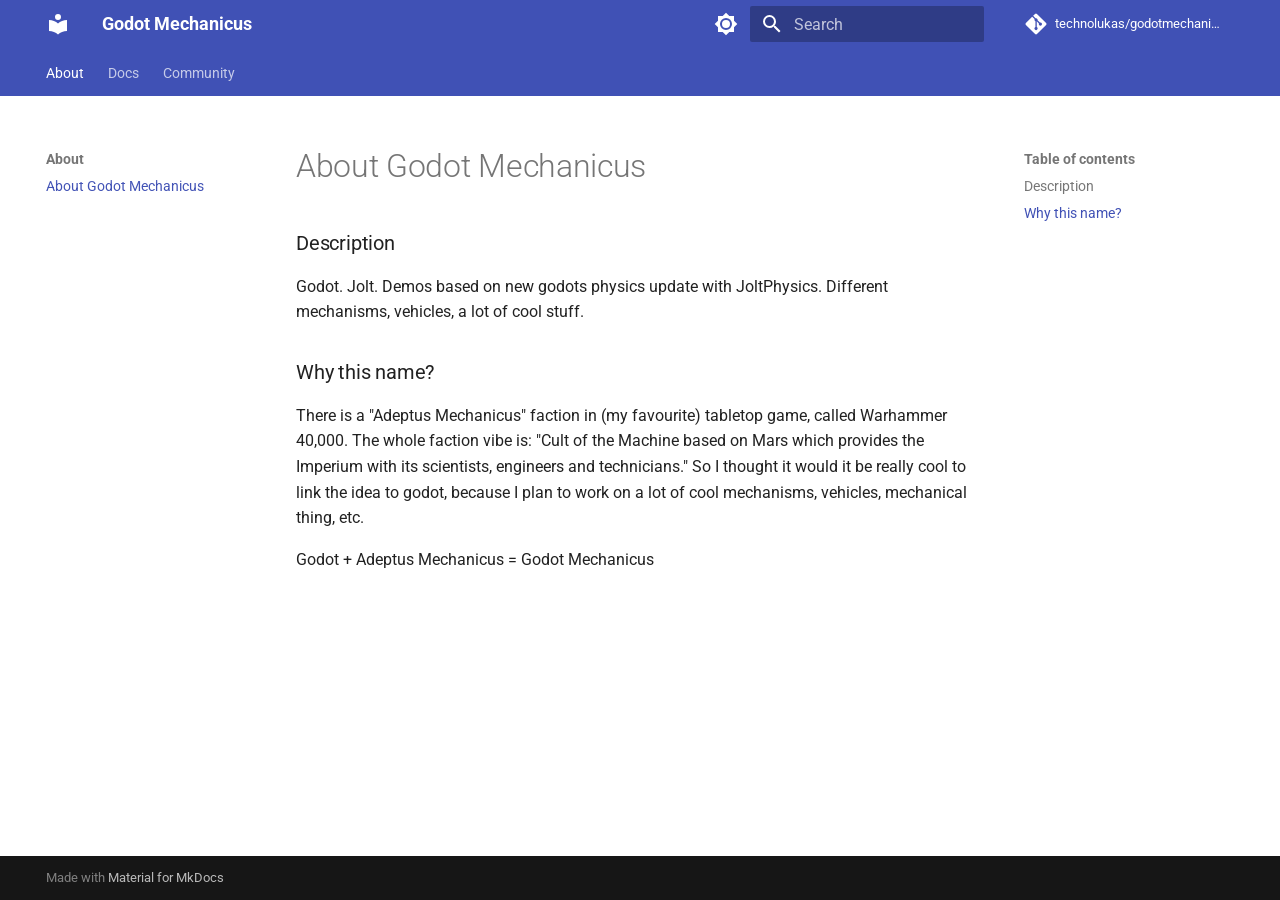
<file: index.html>
<!doctype html>
<html lang="en" class="no-js">
  <head>
    
      <meta charset="utf-8">
      <meta name="viewport" content="width=device-width,initial-scale=1">
      
      
      
        <link rel="canonical" href="https://mydomain.org/">
      
      
      
        <link rel="next" href="docs/">
      
      
      <link rel="icon" href="assets/images/favicon.png">
      <meta name="generator" content="mkdocs-1.6.1, mkdocs-material-9.6.15">
    
    
      
        <title>About Godot Mechanicus - Godot Mechanicus</title>
      
    
    
      <link rel="stylesheet" href="assets/stylesheets/main.342714a4.min.css">
      
        
        <link rel="stylesheet" href="assets/stylesheets/palette.06af60db.min.css">
      
      


    
    
      
    
    
      
        
        
        <link rel="preconnect" href="https://fonts.gstatic.com" crossorigin>
        <link rel="stylesheet" href="https://fonts.googleapis.com/css?family=Roboto:300,300i,400,400i,700,700i%7CRoboto+Mono:400,400i,700,700i&display=fallback">
        <style>:root{--md-text-font:"Roboto";--md-code-font:"Roboto Mono"}</style>
      
    
    
      <link rel="stylesheet" href="stylesheets/extra.css">
    
    <script>__md_scope=new URL(".",location),__md_hash=e=>[...e].reduce(((e,_)=>(e<<5)-e+_.charCodeAt(0)),0),__md_get=(e,_=localStorage,t=__md_scope)=>JSON.parse(_.getItem(t.pathname+"."+e)),__md_set=(e,_,t=localStorage,a=__md_scope)=>{try{t.setItem(a.pathname+"."+e,JSON.stringify(_))}catch(e){}}</script>
    
      

    
    
    
  </head>
  
  
    
    
      
    
    
    
    
    <body dir="ltr" data-md-color-scheme="default" data-md-color-primary="indigo" data-md-color-accent="indigo">
  
    
    <input class="md-toggle" data-md-toggle="drawer" type="checkbox" id="__drawer" autocomplete="off">
    <input class="md-toggle" data-md-toggle="search" type="checkbox" id="__search" autocomplete="off">
    <label class="md-overlay" for="__drawer"></label>
    <div data-md-component="skip">
      
        
        <a href="#about-godot-mechanicus" class="md-skip">
          Skip to content
        </a>
      
    </div>
    <div data-md-component="announce">
      
    </div>
    
    
      

<header class="md-header" data-md-component="header">
  <nav class="md-header__inner md-grid" aria-label="Header">
    <a href="." title="Godot Mechanicus" class="md-header__button md-logo" aria-label="Godot Mechanicus" data-md-component="logo">
      
  
  <svg xmlns="http://www.w3.org/2000/svg" viewBox="0 0 24 24"><path d="M12 8a3 3 0 0 0 3-3 3 3 0 0 0-3-3 3 3 0 0 0-3 3 3 3 0 0 0 3 3m0 3.54C9.64 9.35 6.5 8 3 8v11c3.5 0 6.64 1.35 9 3.54 2.36-2.19 5.5-3.54 9-3.54V8c-3.5 0-6.64 1.35-9 3.54"/></svg>

    </a>
    <label class="md-header__button md-icon" for="__drawer">
      
      <svg xmlns="http://www.w3.org/2000/svg" viewBox="0 0 24 24"><path d="M3 6h18v2H3zm0 5h18v2H3zm0 5h18v2H3z"/></svg>
    </label>
    <div class="md-header__title" data-md-component="header-title">
      <div class="md-header__ellipsis">
        <div class="md-header__topic">
          <span class="md-ellipsis">
            Godot Mechanicus
          </span>
        </div>
        <div class="md-header__topic" data-md-component="header-topic">
          <span class="md-ellipsis">
            
              About Godot Mechanicus
            
          </span>
        </div>
      </div>
    </div>
    
      
        <form class="md-header__option" data-md-component="palette">
  
    
    
    
    <input class="md-option" data-md-color-media="(prefers-color-scheme: light)" data-md-color-scheme="default" data-md-color-primary="indigo" data-md-color-accent="indigo"  aria-label="Switch to dark mode"  type="radio" name="__palette" id="__palette_0">
    
      <label class="md-header__button md-icon" title="Switch to dark mode" for="__palette_1" hidden>
        <svg xmlns="http://www.w3.org/2000/svg" viewBox="0 0 24 24"><path d="M12 8a4 4 0 0 0-4 4 4 4 0 0 0 4 4 4 4 0 0 0 4-4 4 4 0 0 0-4-4m0 10a6 6 0 0 1-6-6 6 6 0 0 1 6-6 6 6 0 0 1 6 6 6 6 0 0 1-6 6m8-9.31V4h-4.69L12 .69 8.69 4H4v4.69L.69 12 4 15.31V20h4.69L12 23.31 15.31 20H20v-4.69L23.31 12z"/></svg>
      </label>
    
  
    
    
    
    <input class="md-option" data-md-color-media="(prefers-color-scheme: dark)" data-md-color-scheme="slate" data-md-color-primary="black" data-md-color-accent="indigo"  aria-label="Switch to light mode"  type="radio" name="__palette" id="__palette_1">
    
      <label class="md-header__button md-icon" title="Switch to light mode" for="__palette_0" hidden>
        <svg xmlns="http://www.w3.org/2000/svg" viewBox="0 0 24 24"><path d="M12 18c-.89 0-1.74-.2-2.5-.55C11.56 16.5 13 14.42 13 12s-1.44-4.5-3.5-5.45C10.26 6.2 11.11 6 12 6a6 6 0 0 1 6 6 6 6 0 0 1-6 6m8-9.31V4h-4.69L12 .69 8.69 4H4v4.69L.69 12 4 15.31V20h4.69L12 23.31 15.31 20H20v-4.69L23.31 12z"/></svg>
      </label>
    
  
</form>
      
    
    
      <script>var palette=__md_get("__palette");if(palette&&palette.color){if("(prefers-color-scheme)"===palette.color.media){var media=matchMedia("(prefers-color-scheme: light)"),input=document.querySelector(media.matches?"[data-md-color-media='(prefers-color-scheme: light)']":"[data-md-color-media='(prefers-color-scheme: dark)']");palette.color.media=input.getAttribute("data-md-color-media"),palette.color.scheme=input.getAttribute("data-md-color-scheme"),palette.color.primary=input.getAttribute("data-md-color-primary"),palette.color.accent=input.getAttribute("data-md-color-accent")}for(var[key,value]of Object.entries(palette.color))document.body.setAttribute("data-md-color-"+key,value)}</script>
    
    
    
      
      
        <label class="md-header__button md-icon" for="__search">
          
          <svg xmlns="http://www.w3.org/2000/svg" viewBox="0 0 24 24"><path d="M9.5 3A6.5 6.5 0 0 1 16 9.5c0 1.61-.59 3.09-1.56 4.23l.27.27h.79l5 5-1.5 1.5-5-5v-.79l-.27-.27A6.52 6.52 0 0 1 9.5 16 6.5 6.5 0 0 1 3 9.5 6.5 6.5 0 0 1 9.5 3m0 2C7 5 5 7 5 9.5S7 14 9.5 14 14 12 14 9.5 12 5 9.5 5"/></svg>
        </label>
        <div class="md-search" data-md-component="search" role="dialog">
  <label class="md-search__overlay" for="__search"></label>
  <div class="md-search__inner" role="search">
    <form class="md-search__form" name="search">
      <input type="text" class="md-search__input" name="query" aria-label="Search" placeholder="Search" autocapitalize="off" autocorrect="off" autocomplete="off" spellcheck="false" data-md-component="search-query" required>
      <label class="md-search__icon md-icon" for="__search">
        
        <svg xmlns="http://www.w3.org/2000/svg" viewBox="0 0 24 24"><path d="M9.5 3A6.5 6.5 0 0 1 16 9.5c0 1.61-.59 3.09-1.56 4.23l.27.27h.79l5 5-1.5 1.5-5-5v-.79l-.27-.27A6.52 6.52 0 0 1 9.5 16 6.5 6.5 0 0 1 3 9.5 6.5 6.5 0 0 1 9.5 3m0 2C7 5 5 7 5 9.5S7 14 9.5 14 14 12 14 9.5 12 5 9.5 5"/></svg>
        
        <svg xmlns="http://www.w3.org/2000/svg" viewBox="0 0 24 24"><path d="M20 11v2H8l5.5 5.5-1.42 1.42L4.16 12l7.92-7.92L13.5 5.5 8 11z"/></svg>
      </label>
      <nav class="md-search__options" aria-label="Search">
        
        <button type="reset" class="md-search__icon md-icon" title="Clear" aria-label="Clear" tabindex="-1">
          
          <svg xmlns="http://www.w3.org/2000/svg" viewBox="0 0 24 24"><path d="M19 6.41 17.59 5 12 10.59 6.41 5 5 6.41 10.59 12 5 17.59 6.41 19 12 13.41 17.59 19 19 17.59 13.41 12z"/></svg>
        </button>
      </nav>
      
    </form>
    <div class="md-search__output">
      <div class="md-search__scrollwrap" tabindex="0" data-md-scrollfix>
        <div class="md-search-result" data-md-component="search-result">
          <div class="md-search-result__meta">
            Initializing search
          </div>
          <ol class="md-search-result__list" role="presentation"></ol>
        </div>
      </div>
    </div>
  </div>
</div>
      
    
    
      <div class="md-header__source">
        <a href="https://github.com/TechnoLukas/GodotMechanicusProj" title="Go to repository" class="md-source" data-md-component="source">
  <div class="md-source__icon md-icon">
    
    <svg xmlns="http://www.w3.org/2000/svg" viewBox="0 0 448 512"><!--! Font Awesome Free 6.7.2 by @fontawesome - https://fontawesome.com License - https://fontawesome.com/license/free (Icons: CC BY 4.0, Fonts: SIL OFL 1.1, Code: MIT License) Copyright 2024 Fonticons, Inc.--><path d="M439.55 236.05 244 40.45a28.87 28.87 0 0 0-40.81 0l-40.66 40.63 51.52 51.52c27.06-9.14 52.68 16.77 43.39 43.68l49.66 49.66c34.23-11.8 61.18 31 35.47 56.69-26.49 26.49-70.21-2.87-56-37.34L240.22 199v121.85c25.3 12.54 22.26 41.85 9.08 55a34.34 34.34 0 0 1-48.55 0c-17.57-17.6-11.07-46.91 11.25-56v-123c-20.8-8.51-24.6-30.74-18.64-45L142.57 101 8.45 235.14a28.86 28.86 0 0 0 0 40.81l195.61 195.6a28.86 28.86 0 0 0 40.8 0l194.69-194.69a28.86 28.86 0 0 0 0-40.81"/></svg>
  </div>
  <div class="md-source__repository">
    technolukas/godotmechanicus
  </div>
</a>
      </div>
    
  </nav>
  
</header>
    
    <div class="md-container" data-md-component="container">
      
      
        
          
            
<nav class="md-tabs" aria-label="Tabs" data-md-component="tabs">
  <div class="md-grid">
    <ul class="md-tabs__list">
      
        
  
  
  
    
  
  
    
    
      <li class="md-tabs__item md-tabs__item--active">
        <a href="." class="md-tabs__link">
          
  
  
  About

        </a>
      </li>
    
  

      
        
  
  
  
  
    
    
      <li class="md-tabs__item">
        <a href="docs/" class="md-tabs__link">
          
  
  
  Docs

        </a>
      </li>
    
  

      
        
  
  
  
  
    
    
      <li class="md-tabs__item">
        <a href="community/" class="md-tabs__link">
          
  
  
  Community

        </a>
      </li>
    
  

      
    </ul>
  </div>
</nav>
          
        
      
      <main class="md-main" data-md-component="main">
        <div class="md-main__inner md-grid">
          
            
              
              <div class="md-sidebar md-sidebar--primary" data-md-component="sidebar" data-md-type="navigation" >
                <div class="md-sidebar__scrollwrap">
                  <div class="md-sidebar__inner">
                    


  


<nav class="md-nav md-nav--primary md-nav--lifted" aria-label="Navigation" data-md-level="0">
  <label class="md-nav__title" for="__drawer">
    <a href="." title="Godot Mechanicus" class="md-nav__button md-logo" aria-label="Godot Mechanicus" data-md-component="logo">
      
  
  <svg xmlns="http://www.w3.org/2000/svg" viewBox="0 0 24 24"><path d="M12 8a3 3 0 0 0 3-3 3 3 0 0 0-3-3 3 3 0 0 0-3 3 3 3 0 0 0 3 3m0 3.54C9.64 9.35 6.5 8 3 8v11c3.5 0 6.64 1.35 9 3.54 2.36-2.19 5.5-3.54 9-3.54V8c-3.5 0-6.64 1.35-9 3.54"/></svg>

    </a>
    Godot Mechanicus
  </label>
  
    <div class="md-nav__source">
      <a href="https://github.com/TechnoLukas/GodotMechanicusProj" title="Go to repository" class="md-source" data-md-component="source">
  <div class="md-source__icon md-icon">
    
    <svg xmlns="http://www.w3.org/2000/svg" viewBox="0 0 448 512"><!--! Font Awesome Free 6.7.2 by @fontawesome - https://fontawesome.com License - https://fontawesome.com/license/free (Icons: CC BY 4.0, Fonts: SIL OFL 1.1, Code: MIT License) Copyright 2024 Fonticons, Inc.--><path d="M439.55 236.05 244 40.45a28.87 28.87 0 0 0-40.81 0l-40.66 40.63 51.52 51.52c27.06-9.14 52.68 16.77 43.39 43.68l49.66 49.66c34.23-11.8 61.18 31 35.47 56.69-26.49 26.49-70.21-2.87-56-37.34L240.22 199v121.85c25.3 12.54 22.26 41.85 9.08 55a34.34 34.34 0 0 1-48.55 0c-17.57-17.6-11.07-46.91 11.25-56v-123c-20.8-8.51-24.6-30.74-18.64-45L142.57 101 8.45 235.14a28.86 28.86 0 0 0 0 40.81l195.61 195.6a28.86 28.86 0 0 0 40.8 0l194.69-194.69a28.86 28.86 0 0 0 0-40.81"/></svg>
  </div>
  <div class="md-source__repository">
    technolukas/godotmechanicus
  </div>
</a>
    </div>
  
  <ul class="md-nav__list" data-md-scrollfix>
    
      
      
  
  
    
  
  
  
    
    
    
    
      
        
        
      
      
    
    
    <li class="md-nav__item md-nav__item--active md-nav__item--section md-nav__item--nested">
      
        
        
        <input class="md-nav__toggle md-toggle " type="checkbox" id="__nav_1" checked>
        
          
          <label class="md-nav__link" for="__nav_1" id="__nav_1_label" tabindex="">
            
  
  
  <span class="md-ellipsis">
    About
    
  </span>
  

            <span class="md-nav__icon md-icon"></span>
          </label>
        
        <nav class="md-nav" data-md-level="1" aria-labelledby="__nav_1_label" aria-expanded="true">
          <label class="md-nav__title" for="__nav_1">
            <span class="md-nav__icon md-icon"></span>
            About
          </label>
          <ul class="md-nav__list" data-md-scrollfix>
            
              
                
  
  
    
  
  
  
    <li class="md-nav__item md-nav__item--active">
      
      <input class="md-nav__toggle md-toggle" type="checkbox" id="__toc">
      
      
        
      
      
        <label class="md-nav__link md-nav__link--active" for="__toc">
          
  
  
  <span class="md-ellipsis">
    About Godot Mechanicus
    
  </span>
  

          <span class="md-nav__icon md-icon"></span>
        </label>
      
      <a href="." class="md-nav__link md-nav__link--active">
        
  
  
  <span class="md-ellipsis">
    About Godot Mechanicus
    
  </span>
  

      </a>
      
        

<nav class="md-nav md-nav--secondary" aria-label="Table of contents">
  
  
  
    
  
  
    <label class="md-nav__title" for="__toc">
      <span class="md-nav__icon md-icon"></span>
      Table of contents
    </label>
    <ul class="md-nav__list" data-md-component="toc" data-md-scrollfix>
      
        <li class="md-nav__item">
  <a href="#description" class="md-nav__link">
    <span class="md-ellipsis">
      Description
    </span>
  </a>
  
</li>
      
        <li class="md-nav__item">
  <a href="#why-this-name" class="md-nav__link">
    <span class="md-ellipsis">
      Why this name?
    </span>
  </a>
  
</li>
      
    </ul>
  
</nav>
      
    </li>
  

              
            
          </ul>
        </nav>
      
    </li>
  

    
      
      
  
  
  
  
    
    
    
    
      
      
    
    
    <li class="md-nav__item md-nav__item--nested">
      
        
        
        <input class="md-nav__toggle md-toggle " type="checkbox" id="__nav_2" >
        
          
          <label class="md-nav__link" for="__nav_2" id="__nav_2_label" tabindex="0">
            
  
  
  <span class="md-ellipsis">
    Docs
    
  </span>
  

            <span class="md-nav__icon md-icon"></span>
          </label>
        
        <nav class="md-nav" data-md-level="1" aria-labelledby="__nav_2_label" aria-expanded="false">
          <label class="md-nav__title" for="__nav_2">
            <span class="md-nav__icon md-icon"></span>
            Docs
          </label>
          <ul class="md-nav__list" data-md-scrollfix>
            
              
                
  
  
  
  
    <li class="md-nav__item">
      <a href="docs/" class="md-nav__link">
        
  
  
  <span class="md-ellipsis">
    Welcome to docs
    
  </span>
  

      </a>
    </li>
  

              
            
              
                
  
  
  
  
    <li class="md-nav__item">
      <a href="docs/camera/" class="md-nav__link">
        
  
  
  <span class="md-ellipsis">
    Camera
    
  </span>
  

      </a>
    </li>
  

              
            
              
                
  
  
  
  
    <li class="md-nav__item">
      <a href="docs/chains/" class="md-nav__link">
        
  
  
  <span class="md-ellipsis">
    Chains
    
  </span>
  

      </a>
    </li>
  

              
            
              
                
  
  
  
  
    
    
    
    
      
      
    
    
    <li class="md-nav__item md-nav__item--nested">
      
        
        
        <input class="md-nav__toggle md-toggle " type="checkbox" id="__nav_2_4" >
        
          
          <label class="md-nav__link" for="__nav_2_4" id="__nav_2_4_label" tabindex="0">
            
  
  
  <span class="md-ellipsis">
    Vehicles
    
  </span>
  

            <span class="md-nav__icon md-icon"></span>
          </label>
        
        <nav class="md-nav" data-md-level="2" aria-labelledby="__nav_2_4_label" aria-expanded="false">
          <label class="md-nav__title" for="__nav_2_4">
            <span class="md-nav__icon md-icon"></span>
            Vehicles
          </label>
          <ul class="md-nav__list" data-md-scrollfix>
            
              
                
  
  
  
  
    <li class="md-nav__item">
      <a href="docs/vehicles/4wh_skid_steering/" class="md-nav__link">
        
  
  
  <span class="md-ellipsis">
    4 wheel Skid Steering
    
  </span>
  

      </a>
    </li>
  

              
            
              
                
  
  
  
  
    <li class="md-nav__item">
      <a href="docs/vehicles/2wh_diff_drive/" class="md-nav__link">
        
  
  
  <span class="md-ellipsis">
    2 wheel Differential Drive
    
  </span>
  

      </a>
    </li>
  

              
            
          </ul>
        </nav>
      
    </li>
  

              
            
          </ul>
        </nav>
      
    </li>
  

    
      
      
  
  
  
  
    
    
    
    
      
      
    
    
    <li class="md-nav__item md-nav__item--nested">
      
        
        
        <input class="md-nav__toggle md-toggle " type="checkbox" id="__nav_3" >
        
          
          <label class="md-nav__link" for="__nav_3" id="__nav_3_label" tabindex="0">
            
  
  
  <span class="md-ellipsis">
    Community
    
  </span>
  

            <span class="md-nav__icon md-icon"></span>
          </label>
        
        <nav class="md-nav" data-md-level="1" aria-labelledby="__nav_3_label" aria-expanded="false">
          <label class="md-nav__title" for="__nav_3">
            <span class="md-nav__icon md-icon"></span>
            Community
          </label>
          <ul class="md-nav__list" data-md-scrollfix>
            
              
                
  
  
  
  
    <li class="md-nav__item">
      <a href="community/" class="md-nav__link">
        
  
  
  <span class="md-ellipsis">
    Community around Godot Mechanicus
    
  </span>
  

      </a>
    </li>
  

              
            
          </ul>
        </nav>
      
    </li>
  

    
  </ul>
</nav>
                  </div>
                </div>
              </div>
            
            
              
              <div class="md-sidebar md-sidebar--secondary" data-md-component="sidebar" data-md-type="toc" >
                <div class="md-sidebar__scrollwrap">
                  <div class="md-sidebar__inner">
                    

<nav class="md-nav md-nav--secondary" aria-label="Table of contents">
  
  
  
    
  
  
    <label class="md-nav__title" for="__toc">
      <span class="md-nav__icon md-icon"></span>
      Table of contents
    </label>
    <ul class="md-nav__list" data-md-component="toc" data-md-scrollfix>
      
        <li class="md-nav__item">
  <a href="#description" class="md-nav__link">
    <span class="md-ellipsis">
      Description
    </span>
  </a>
  
</li>
      
        <li class="md-nav__item">
  <a href="#why-this-name" class="md-nav__link">
    <span class="md-ellipsis">
      Why this name?
    </span>
  </a>
  
</li>
      
    </ul>
  
</nav>
                  </div>
                </div>
              </div>
            
          
          
            <div class="md-content" data-md-component="content">
              <article class="md-content__inner md-typeset">
                
                  


  
  


<h1 id="about-godot-mechanicus">About Godot Mechanicus</h1>
<h3 id="description">Description</h3>
<p>Godot. Jolt. Demos based on new godots physics update with JoltPhysics. Different mechanisms, vehicles, a lot of cool stuff.</p>
<h3 id="why-this-name">Why this name?</h3>
<p>There is a "Adeptus Mechanicus" faction in (my favourite) tabletop game, called Warhammer 40,000. The whole faction vibe is: "Cult of the Machine based on Mars which provides the Imperium with its scientists, engineers and technicians." So I thought it would it be really cool to link the idea to godot, because I plan to work on a lot of cool mechanisms, vehicles, mechanical thing, etc. </p>
<p>Godot + Adeptus Mechanicus = Godot Mechanicus</p>












                
              </article>
            </div>
          
          
<script>var target=document.getElementById(location.hash.slice(1));target&&target.name&&(target.checked=target.name.startsWith("__tabbed_"))</script>
        </div>
        
      </main>
      
        <footer class="md-footer">
  
  <div class="md-footer-meta md-typeset">
    <div class="md-footer-meta__inner md-grid">
      <div class="md-copyright">
  
  
    Made with
    <a href="https://squidfunk.github.io/mkdocs-material/" target="_blank" rel="noopener">
      Material for MkDocs
    </a>
  
</div>
      
    </div>
  </div>
</footer>
      
    </div>
    <div class="md-dialog" data-md-component="dialog">
      <div class="md-dialog__inner md-typeset"></div>
    </div>
    
    
    
      
      <script id="__config" type="application/json">{"base": ".", "features": ["navigation.tabs"], "search": "assets/javascripts/workers/search.d50fe291.min.js", "tags": null, "translations": {"clipboard.copied": "Copied to clipboard", "clipboard.copy": "Copy to clipboard", "search.result.more.one": "1 more on this page", "search.result.more.other": "# more on this page", "search.result.none": "No matching documents", "search.result.one": "1 matching document", "search.result.other": "# matching documents", "search.result.placeholder": "Type to start searching", "search.result.term.missing": "Missing", "select.version": "Select version"}, "version": null}</script>
    
    
      <script src="assets/javascripts/bundle.56ea9cef.min.js"></script>
      
    
  </body>
</html>
</file>
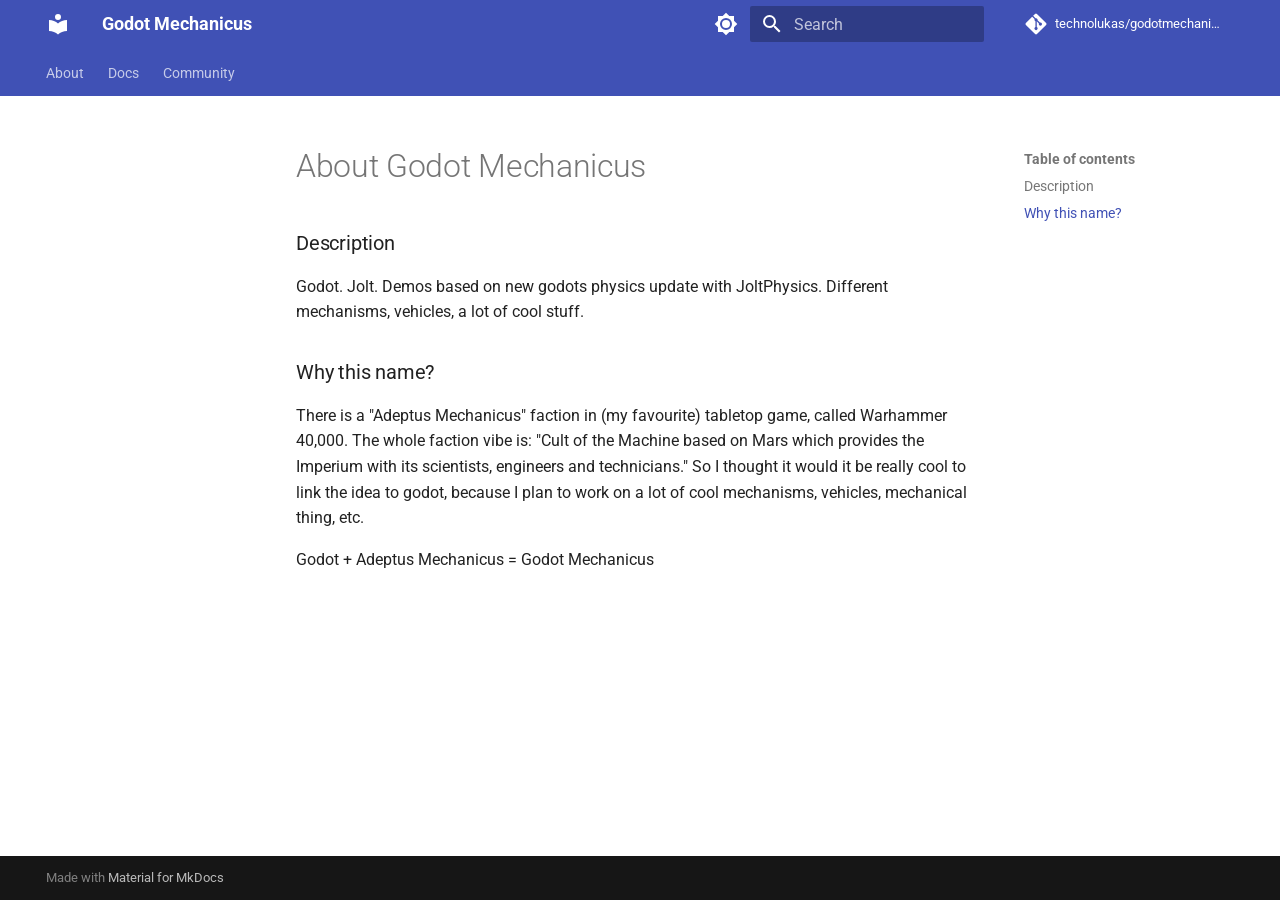
<file: about/index.html>
<!doctype html>
<html lang="en" class="no-js">
  <head>
    
      <meta charset="utf-8">
      <meta name="viewport" content="width=device-width,initial-scale=1">
      
      
      
        <link rel="canonical" href="https://mydomain.org/about/">
      
      
      
      
      <link rel="icon" href="../assets/images/favicon.png">
      <meta name="generator" content="mkdocs-1.6.1, mkdocs-material-9.6.15">
    
    
      
        <title>About Godot Mechanicus - Godot Mechanicus</title>
      
    
    
      <link rel="stylesheet" href="../assets/stylesheets/main.342714a4.min.css">
      
        
        <link rel="stylesheet" href="../assets/stylesheets/palette.06af60db.min.css">
      
      


    
    
      
    
    
      
        
        
        <link rel="preconnect" href="https://fonts.gstatic.com" crossorigin>
        <link rel="stylesheet" href="https://fonts.googleapis.com/css?family=Roboto:300,300i,400,400i,700,700i%7CRoboto+Mono:400,400i,700,700i&display=fallback">
        <style>:root{--md-text-font:"Roboto";--md-code-font:"Roboto Mono"}</style>
      
    
    
      <link rel="stylesheet" href="../stylesheets/extra.css">
    
    <script>__md_scope=new URL("..",location),__md_hash=e=>[...e].reduce(((e,_)=>(e<<5)-e+_.charCodeAt(0)),0),__md_get=(e,_=localStorage,t=__md_scope)=>JSON.parse(_.getItem(t.pathname+"."+e)),__md_set=(e,_,t=localStorage,a=__md_scope)=>{try{t.setItem(a.pathname+"."+e,JSON.stringify(_))}catch(e){}}</script>
    
      

    
    
    
  </head>
  
  
    
    
      
    
    
    
    
    <body dir="ltr" data-md-color-scheme="default" data-md-color-primary="indigo" data-md-color-accent="indigo">
  
    
    <input class="md-toggle" data-md-toggle="drawer" type="checkbox" id="__drawer" autocomplete="off">
    <input class="md-toggle" data-md-toggle="search" type="checkbox" id="__search" autocomplete="off">
    <label class="md-overlay" for="__drawer"></label>
    <div data-md-component="skip">
      
        
        <a href="#about-godot-mechanicus" class="md-skip">
          Skip to content
        </a>
      
    </div>
    <div data-md-component="announce">
      
    </div>
    
    
      

<header class="md-header" data-md-component="header">
  <nav class="md-header__inner md-grid" aria-label="Header">
    <a href=".." title="Godot Mechanicus" class="md-header__button md-logo" aria-label="Godot Mechanicus" data-md-component="logo">
      
  
  <svg xmlns="http://www.w3.org/2000/svg" viewBox="0 0 24 24"><path d="M12 8a3 3 0 0 0 3-3 3 3 0 0 0-3-3 3 3 0 0 0-3 3 3 3 0 0 0 3 3m0 3.54C9.64 9.35 6.5 8 3 8v11c3.5 0 6.64 1.35 9 3.54 2.36-2.19 5.5-3.54 9-3.54V8c-3.5 0-6.64 1.35-9 3.54"/></svg>

    </a>
    <label class="md-header__button md-icon" for="__drawer">
      
      <svg xmlns="http://www.w3.org/2000/svg" viewBox="0 0 24 24"><path d="M3 6h18v2H3zm0 5h18v2H3zm0 5h18v2H3z"/></svg>
    </label>
    <div class="md-header__title" data-md-component="header-title">
      <div class="md-header__ellipsis">
        <div class="md-header__topic">
          <span class="md-ellipsis">
            Godot Mechanicus
          </span>
        </div>
        <div class="md-header__topic" data-md-component="header-topic">
          <span class="md-ellipsis">
            
              About Godot Mechanicus
            
          </span>
        </div>
      </div>
    </div>
    
      
        <form class="md-header__option" data-md-component="palette">
  
    
    
    
    <input class="md-option" data-md-color-media="(prefers-color-scheme: light)" data-md-color-scheme="default" data-md-color-primary="indigo" data-md-color-accent="indigo"  aria-label="Switch to dark mode"  type="radio" name="__palette" id="__palette_0">
    
      <label class="md-header__button md-icon" title="Switch to dark mode" for="__palette_1" hidden>
        <svg xmlns="http://www.w3.org/2000/svg" viewBox="0 0 24 24"><path d="M12 8a4 4 0 0 0-4 4 4 4 0 0 0 4 4 4 4 0 0 0 4-4 4 4 0 0 0-4-4m0 10a6 6 0 0 1-6-6 6 6 0 0 1 6-6 6 6 0 0 1 6 6 6 6 0 0 1-6 6m8-9.31V4h-4.69L12 .69 8.69 4H4v4.69L.69 12 4 15.31V20h4.69L12 23.31 15.31 20H20v-4.69L23.31 12z"/></svg>
      </label>
    
  
    
    
    
    <input class="md-option" data-md-color-media="(prefers-color-scheme: dark)" data-md-color-scheme="slate" data-md-color-primary="black" data-md-color-accent="indigo"  aria-label="Switch to light mode"  type="radio" name="__palette" id="__palette_1">
    
      <label class="md-header__button md-icon" title="Switch to light mode" for="__palette_0" hidden>
        <svg xmlns="http://www.w3.org/2000/svg" viewBox="0 0 24 24"><path d="M12 18c-.89 0-1.74-.2-2.5-.55C11.56 16.5 13 14.42 13 12s-1.44-4.5-3.5-5.45C10.26 6.2 11.11 6 12 6a6 6 0 0 1 6 6 6 6 0 0 1-6 6m8-9.31V4h-4.69L12 .69 8.69 4H4v4.69L.69 12 4 15.31V20h4.69L12 23.31 15.31 20H20v-4.69L23.31 12z"/></svg>
      </label>
    
  
</form>
      
    
    
      <script>var palette=__md_get("__palette");if(palette&&palette.color){if("(prefers-color-scheme)"===palette.color.media){var media=matchMedia("(prefers-color-scheme: light)"),input=document.querySelector(media.matches?"[data-md-color-media='(prefers-color-scheme: light)']":"[data-md-color-media='(prefers-color-scheme: dark)']");palette.color.media=input.getAttribute("data-md-color-media"),palette.color.scheme=input.getAttribute("data-md-color-scheme"),palette.color.primary=input.getAttribute("data-md-color-primary"),palette.color.accent=input.getAttribute("data-md-color-accent")}for(var[key,value]of Object.entries(palette.color))document.body.setAttribute("data-md-color-"+key,value)}</script>
    
    
    
      
      
        <label class="md-header__button md-icon" for="__search">
          
          <svg xmlns="http://www.w3.org/2000/svg" viewBox="0 0 24 24"><path d="M9.5 3A6.5 6.5 0 0 1 16 9.5c0 1.61-.59 3.09-1.56 4.23l.27.27h.79l5 5-1.5 1.5-5-5v-.79l-.27-.27A6.52 6.52 0 0 1 9.5 16 6.5 6.5 0 0 1 3 9.5 6.5 6.5 0 0 1 9.5 3m0 2C7 5 5 7 5 9.5S7 14 9.5 14 14 12 14 9.5 12 5 9.5 5"/></svg>
        </label>
        <div class="md-search" data-md-component="search" role="dialog">
  <label class="md-search__overlay" for="__search"></label>
  <div class="md-search__inner" role="search">
    <form class="md-search__form" name="search">
      <input type="text" class="md-search__input" name="query" aria-label="Search" placeholder="Search" autocapitalize="off" autocorrect="off" autocomplete="off" spellcheck="false" data-md-component="search-query" required>
      <label class="md-search__icon md-icon" for="__search">
        
        <svg xmlns="http://www.w3.org/2000/svg" viewBox="0 0 24 24"><path d="M9.5 3A6.5 6.5 0 0 1 16 9.5c0 1.61-.59 3.09-1.56 4.23l.27.27h.79l5 5-1.5 1.5-5-5v-.79l-.27-.27A6.52 6.52 0 0 1 9.5 16 6.5 6.5 0 0 1 3 9.5 6.5 6.5 0 0 1 9.5 3m0 2C7 5 5 7 5 9.5S7 14 9.5 14 14 12 14 9.5 12 5 9.5 5"/></svg>
        
        <svg xmlns="http://www.w3.org/2000/svg" viewBox="0 0 24 24"><path d="M20 11v2H8l5.5 5.5-1.42 1.42L4.16 12l7.92-7.92L13.5 5.5 8 11z"/></svg>
      </label>
      <nav class="md-search__options" aria-label="Search">
        
        <button type="reset" class="md-search__icon md-icon" title="Clear" aria-label="Clear" tabindex="-1">
          
          <svg xmlns="http://www.w3.org/2000/svg" viewBox="0 0 24 24"><path d="M19 6.41 17.59 5 12 10.59 6.41 5 5 6.41 10.59 12 5 17.59 6.41 19 12 13.41 17.59 19 19 17.59 13.41 12z"/></svg>
        </button>
      </nav>
      
    </form>
    <div class="md-search__output">
      <div class="md-search__scrollwrap" tabindex="0" data-md-scrollfix>
        <div class="md-search-result" data-md-component="search-result">
          <div class="md-search-result__meta">
            Initializing search
          </div>
          <ol class="md-search-result__list" role="presentation"></ol>
        </div>
      </div>
    </div>
  </div>
</div>
      
    
    
      <div class="md-header__source">
        <a href="https://github.com/TechnoLukas/GodotMechanicusProj" title="Go to repository" class="md-source" data-md-component="source">
  <div class="md-source__icon md-icon">
    
    <svg xmlns="http://www.w3.org/2000/svg" viewBox="0 0 448 512"><!--! Font Awesome Free 6.7.2 by @fontawesome - https://fontawesome.com License - https://fontawesome.com/license/free (Icons: CC BY 4.0, Fonts: SIL OFL 1.1, Code: MIT License) Copyright 2024 Fonticons, Inc.--><path d="M439.55 236.05 244 40.45a28.87 28.87 0 0 0-40.81 0l-40.66 40.63 51.52 51.52c27.06-9.14 52.68 16.77 43.39 43.68l49.66 49.66c34.23-11.8 61.18 31 35.47 56.69-26.49 26.49-70.21-2.87-56-37.34L240.22 199v121.85c25.3 12.54 22.26 41.85 9.08 55a34.34 34.34 0 0 1-48.55 0c-17.57-17.6-11.07-46.91 11.25-56v-123c-20.8-8.51-24.6-30.74-18.64-45L142.57 101 8.45 235.14a28.86 28.86 0 0 0 0 40.81l195.61 195.6a28.86 28.86 0 0 0 40.8 0l194.69-194.69a28.86 28.86 0 0 0 0-40.81"/></svg>
  </div>
  <div class="md-source__repository">
    technolukas/godotmechanicus
  </div>
</a>
      </div>
    
  </nav>
  
</header>
    
    <div class="md-container" data-md-component="container">
      
      
        
          
            
<nav class="md-tabs" aria-label="Tabs" data-md-component="tabs">
  <div class="md-grid">
    <ul class="md-tabs__list">
      
        
  
  
  
  
    
    
      <li class="md-tabs__item">
        <a href=".." class="md-tabs__link">
          
  
  
  About

        </a>
      </li>
    
  

      
        
  
  
  
  
    
    
      <li class="md-tabs__item">
        <a href="../docs/" class="md-tabs__link">
          
  
  
  Docs

        </a>
      </li>
    
  

      
        
  
  
  
  
    
    
      <li class="md-tabs__item">
        <a href="../community/" class="md-tabs__link">
          
  
  
  Community

        </a>
      </li>
    
  

      
    </ul>
  </div>
</nav>
          
        
      
      <main class="md-main" data-md-component="main">
        <div class="md-main__inner md-grid">
          
            
              
              <div class="md-sidebar md-sidebar--primary" data-md-component="sidebar" data-md-type="navigation" >
                <div class="md-sidebar__scrollwrap">
                  <div class="md-sidebar__inner">
                    


  


<nav class="md-nav md-nav--primary md-nav--lifted" aria-label="Navigation" data-md-level="0">
  <label class="md-nav__title" for="__drawer">
    <a href=".." title="Godot Mechanicus" class="md-nav__button md-logo" aria-label="Godot Mechanicus" data-md-component="logo">
      
  
  <svg xmlns="http://www.w3.org/2000/svg" viewBox="0 0 24 24"><path d="M12 8a3 3 0 0 0 3-3 3 3 0 0 0-3-3 3 3 0 0 0-3 3 3 3 0 0 0 3 3m0 3.54C9.64 9.35 6.5 8 3 8v11c3.5 0 6.64 1.35 9 3.54 2.36-2.19 5.5-3.54 9-3.54V8c-3.5 0-6.64 1.35-9 3.54"/></svg>

    </a>
    Godot Mechanicus
  </label>
  
    <div class="md-nav__source">
      <a href="https://github.com/TechnoLukas/GodotMechanicusProj" title="Go to repository" class="md-source" data-md-component="source">
  <div class="md-source__icon md-icon">
    
    <svg xmlns="http://www.w3.org/2000/svg" viewBox="0 0 448 512"><!--! Font Awesome Free 6.7.2 by @fontawesome - https://fontawesome.com License - https://fontawesome.com/license/free (Icons: CC BY 4.0, Fonts: SIL OFL 1.1, Code: MIT License) Copyright 2024 Fonticons, Inc.--><path d="M439.55 236.05 244 40.45a28.87 28.87 0 0 0-40.81 0l-40.66 40.63 51.52 51.52c27.06-9.14 52.68 16.77 43.39 43.68l49.66 49.66c34.23-11.8 61.18 31 35.47 56.69-26.49 26.49-70.21-2.87-56-37.34L240.22 199v121.85c25.3 12.54 22.26 41.85 9.08 55a34.34 34.34 0 0 1-48.55 0c-17.57-17.6-11.07-46.91 11.25-56v-123c-20.8-8.51-24.6-30.74-18.64-45L142.57 101 8.45 235.14a28.86 28.86 0 0 0 0 40.81l195.61 195.6a28.86 28.86 0 0 0 40.8 0l194.69-194.69a28.86 28.86 0 0 0 0-40.81"/></svg>
  </div>
  <div class="md-source__repository">
    technolukas/godotmechanicus
  </div>
</a>
    </div>
  
  <ul class="md-nav__list" data-md-scrollfix>
    
      
      
  
  
  
  
    
    
    
    
      
      
    
    
    <li class="md-nav__item md-nav__item--nested">
      
        
        
        <input class="md-nav__toggle md-toggle " type="checkbox" id="__nav_1" >
        
          
          <label class="md-nav__link" for="__nav_1" id="__nav_1_label" tabindex="0">
            
  
  
  <span class="md-ellipsis">
    About
    
  </span>
  

            <span class="md-nav__icon md-icon"></span>
          </label>
        
        <nav class="md-nav" data-md-level="1" aria-labelledby="__nav_1_label" aria-expanded="false">
          <label class="md-nav__title" for="__nav_1">
            <span class="md-nav__icon md-icon"></span>
            About
          </label>
          <ul class="md-nav__list" data-md-scrollfix>
            
              
                
  
  
  
  
    <li class="md-nav__item">
      <a href=".." class="md-nav__link">
        
  
  
  <span class="md-ellipsis">
    About Godot Mechanicus
    
  </span>
  

      </a>
    </li>
  

              
            
          </ul>
        </nav>
      
    </li>
  

    
      
      
  
  
  
  
    
    
    
    
      
      
    
    
    <li class="md-nav__item md-nav__item--nested">
      
        
        
        <input class="md-nav__toggle md-toggle " type="checkbox" id="__nav_2" >
        
          
          <label class="md-nav__link" for="__nav_2" id="__nav_2_label" tabindex="0">
            
  
  
  <span class="md-ellipsis">
    Docs
    
  </span>
  

            <span class="md-nav__icon md-icon"></span>
          </label>
        
        <nav class="md-nav" data-md-level="1" aria-labelledby="__nav_2_label" aria-expanded="false">
          <label class="md-nav__title" for="__nav_2">
            <span class="md-nav__icon md-icon"></span>
            Docs
          </label>
          <ul class="md-nav__list" data-md-scrollfix>
            
              
                
  
  
  
  
    <li class="md-nav__item">
      <a href="../docs/" class="md-nav__link">
        
  
  
  <span class="md-ellipsis">
    Welcome to docs
    
  </span>
  

      </a>
    </li>
  

              
            
              
                
  
  
  
  
    <li class="md-nav__item">
      <a href="../docs/camera/" class="md-nav__link">
        
  
  
  <span class="md-ellipsis">
    Camera
    
  </span>
  

      </a>
    </li>
  

              
            
              
                
  
  
  
  
    <li class="md-nav__item">
      <a href="../docs/chains/" class="md-nav__link">
        
  
  
  <span class="md-ellipsis">
    Chains
    
  </span>
  

      </a>
    </li>
  

              
            
              
                
  
  
  
  
    
    
    
    
      
      
    
    
    <li class="md-nav__item md-nav__item--nested">
      
        
        
        <input class="md-nav__toggle md-toggle " type="checkbox" id="__nav_2_4" >
        
          
          <label class="md-nav__link" for="__nav_2_4" id="__nav_2_4_label" tabindex="0">
            
  
  
  <span class="md-ellipsis">
    Vehicles
    
  </span>
  

            <span class="md-nav__icon md-icon"></span>
          </label>
        
        <nav class="md-nav" data-md-level="2" aria-labelledby="__nav_2_4_label" aria-expanded="false">
          <label class="md-nav__title" for="__nav_2_4">
            <span class="md-nav__icon md-icon"></span>
            Vehicles
          </label>
          <ul class="md-nav__list" data-md-scrollfix>
            
              
                
  
  
  
  
    <li class="md-nav__item">
      <a href="../docs/vehicles/4wh_skid_steering/" class="md-nav__link">
        
  
  
  <span class="md-ellipsis">
    4 wheel Skid Steering
    
  </span>
  

      </a>
    </li>
  

              
            
              
                
  
  
  
  
    <li class="md-nav__item">
      <a href="../docs/vehicles/2wh_diff_drive/" class="md-nav__link">
        
  
  
  <span class="md-ellipsis">
    2 wheel Differential Drive
    
  </span>
  

      </a>
    </li>
  

              
            
          </ul>
        </nav>
      
    </li>
  

              
            
          </ul>
        </nav>
      
    </li>
  

    
      
      
  
  
  
  
    
    
    
    
      
      
    
    
    <li class="md-nav__item md-nav__item--nested">
      
        
        
        <input class="md-nav__toggle md-toggle " type="checkbox" id="__nav_3" >
        
          
          <label class="md-nav__link" for="__nav_3" id="__nav_3_label" tabindex="0">
            
  
  
  <span class="md-ellipsis">
    Community
    
  </span>
  

            <span class="md-nav__icon md-icon"></span>
          </label>
        
        <nav class="md-nav" data-md-level="1" aria-labelledby="__nav_3_label" aria-expanded="false">
          <label class="md-nav__title" for="__nav_3">
            <span class="md-nav__icon md-icon"></span>
            Community
          </label>
          <ul class="md-nav__list" data-md-scrollfix>
            
              
                
  
  
  
  
    <li class="md-nav__item">
      <a href="../community/" class="md-nav__link">
        
  
  
  <span class="md-ellipsis">
    Community around Godot Mechanicus
    
  </span>
  

      </a>
    </li>
  

              
            
          </ul>
        </nav>
      
    </li>
  

    
  </ul>
</nav>
                  </div>
                </div>
              </div>
            
            
              
              <div class="md-sidebar md-sidebar--secondary" data-md-component="sidebar" data-md-type="toc" >
                <div class="md-sidebar__scrollwrap">
                  <div class="md-sidebar__inner">
                    

<nav class="md-nav md-nav--secondary" aria-label="Table of contents">
  
  
  
    
  
  
    <label class="md-nav__title" for="__toc">
      <span class="md-nav__icon md-icon"></span>
      Table of contents
    </label>
    <ul class="md-nav__list" data-md-component="toc" data-md-scrollfix>
      
        <li class="md-nav__item">
  <a href="#description" class="md-nav__link">
    <span class="md-ellipsis">
      Description
    </span>
  </a>
  
</li>
      
        <li class="md-nav__item">
  <a href="#why-this-name" class="md-nav__link">
    <span class="md-ellipsis">
      Why this name?
    </span>
  </a>
  
</li>
      
    </ul>
  
</nav>
                  </div>
                </div>
              </div>
            
          
          
            <div class="md-content" data-md-component="content">
              <article class="md-content__inner md-typeset">
                
                  


  
  


<h1 id="about-godot-mechanicus">About Godot Mechanicus</h1>
<h3 id="description">Description</h3>
<p>Godot. Jolt. Demos based on new godots physics update with JoltPhysics. Different mechanisms, vehicles, a lot of cool stuff.</p>
<h3 id="why-this-name">Why this name?</h3>
<p>There is a "Adeptus Mechanicus" faction in (my favourite) tabletop game, called Warhammer 40,000. The whole faction vibe is: "Cult of the Machine based on Mars which provides the Imperium with its scientists, engineers and technicians." So I thought it would it be really cool to link the idea to godot, because I plan to work on a lot of cool mechanisms, vehicles, mechanical thing, etc. </p>
<p>Godot + Adeptus Mechanicus = Godot Mechanicus</p>












                
              </article>
            </div>
          
          
<script>var target=document.getElementById(location.hash.slice(1));target&&target.name&&(target.checked=target.name.startsWith("__tabbed_"))</script>
        </div>
        
      </main>
      
        <footer class="md-footer">
  
  <div class="md-footer-meta md-typeset">
    <div class="md-footer-meta__inner md-grid">
      <div class="md-copyright">
  
  
    Made with
    <a href="https://squidfunk.github.io/mkdocs-material/" target="_blank" rel="noopener">
      Material for MkDocs
    </a>
  
</div>
      
    </div>
  </div>
</footer>
      
    </div>
    <div class="md-dialog" data-md-component="dialog">
      <div class="md-dialog__inner md-typeset"></div>
    </div>
    
    
    
      
      <script id="__config" type="application/json">{"base": "..", "features": ["navigation.tabs"], "search": "../assets/javascripts/workers/search.d50fe291.min.js", "tags": null, "translations": {"clipboard.copied": "Copied to clipboard", "clipboard.copy": "Copy to clipboard", "search.result.more.one": "1 more on this page", "search.result.more.other": "# more on this page", "search.result.none": "No matching documents", "search.result.one": "1 matching document", "search.result.other": "# matching documents", "search.result.placeholder": "Type to start searching", "search.result.term.missing": "Missing", "select.version": "Select version"}, "version": null}</script>
    
    
      <script src="../assets/javascripts/bundle.56ea9cef.min.js"></script>
      
    
  </body>
</html>
</file>
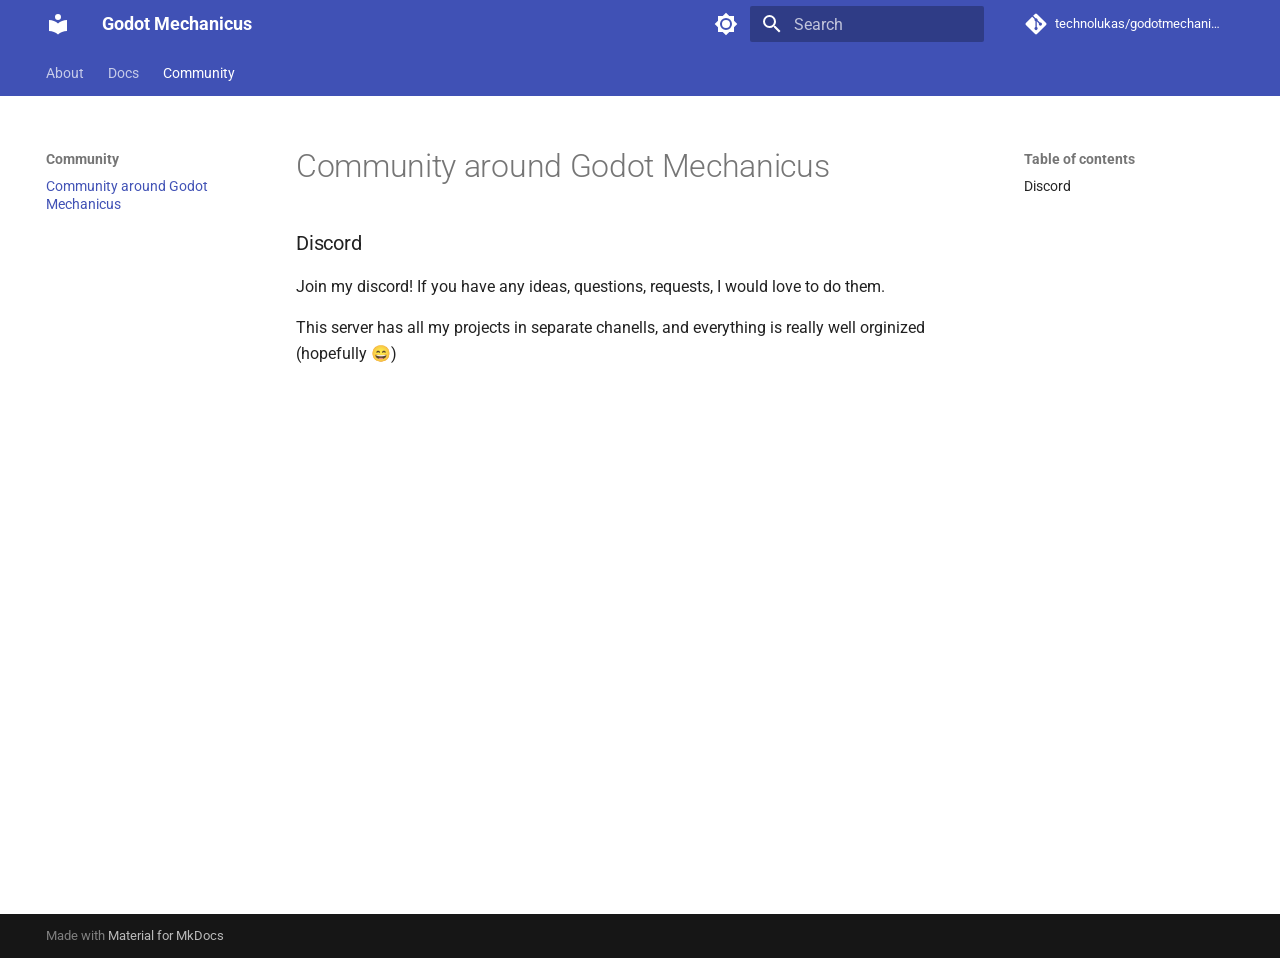
<file: community/index.html>
<!doctype html>
<html lang="en" class="no-js">
  <head>
    
      <meta charset="utf-8">
      <meta name="viewport" content="width=device-width,initial-scale=1">
      
      
      
        <link rel="canonical" href="https://mydomain.org/community/">
      
      
        <link rel="prev" href="../docs/vehicles/2wh_diff_drive/">
      
      
      
      <link rel="icon" href="../assets/images/favicon.png">
      <meta name="generator" content="mkdocs-1.6.1, mkdocs-material-9.6.15">
    
    
      
        <title>Community around Godot Mechanicus - Godot Mechanicus</title>
      
    
    
      <link rel="stylesheet" href="../assets/stylesheets/main.342714a4.min.css">
      
        
        <link rel="stylesheet" href="../assets/stylesheets/palette.06af60db.min.css">
      
      


    
    
      
    
    
      
        
        
        <link rel="preconnect" href="https://fonts.gstatic.com" crossorigin>
        <link rel="stylesheet" href="https://fonts.googleapis.com/css?family=Roboto:300,300i,400,400i,700,700i%7CRoboto+Mono:400,400i,700,700i&display=fallback">
        <style>:root{--md-text-font:"Roboto";--md-code-font:"Roboto Mono"}</style>
      
    
    
      <link rel="stylesheet" href="../stylesheets/extra.css">
    
    <script>__md_scope=new URL("..",location),__md_hash=e=>[...e].reduce(((e,_)=>(e<<5)-e+_.charCodeAt(0)),0),__md_get=(e,_=localStorage,t=__md_scope)=>JSON.parse(_.getItem(t.pathname+"."+e)),__md_set=(e,_,t=localStorage,a=__md_scope)=>{try{t.setItem(a.pathname+"."+e,JSON.stringify(_))}catch(e){}}</script>
    
      

    
    
    
  </head>
  
  
    
    
      
    
    
    
    
    <body dir="ltr" data-md-color-scheme="default" data-md-color-primary="indigo" data-md-color-accent="indigo">
  
    
    <input class="md-toggle" data-md-toggle="drawer" type="checkbox" id="__drawer" autocomplete="off">
    <input class="md-toggle" data-md-toggle="search" type="checkbox" id="__search" autocomplete="off">
    <label class="md-overlay" for="__drawer"></label>
    <div data-md-component="skip">
      
        
        <a href="#community-around-godot-mechanicus" class="md-skip">
          Skip to content
        </a>
      
    </div>
    <div data-md-component="announce">
      
    </div>
    
    
      

<header class="md-header" data-md-component="header">
  <nav class="md-header__inner md-grid" aria-label="Header">
    <a href=".." title="Godot Mechanicus" class="md-header__button md-logo" aria-label="Godot Mechanicus" data-md-component="logo">
      
  
  <svg xmlns="http://www.w3.org/2000/svg" viewBox="0 0 24 24"><path d="M12 8a3 3 0 0 0 3-3 3 3 0 0 0-3-3 3 3 0 0 0-3 3 3 3 0 0 0 3 3m0 3.54C9.64 9.35 6.5 8 3 8v11c3.5 0 6.64 1.35 9 3.54 2.36-2.19 5.5-3.54 9-3.54V8c-3.5 0-6.64 1.35-9 3.54"/></svg>

    </a>
    <label class="md-header__button md-icon" for="__drawer">
      
      <svg xmlns="http://www.w3.org/2000/svg" viewBox="0 0 24 24"><path d="M3 6h18v2H3zm0 5h18v2H3zm0 5h18v2H3z"/></svg>
    </label>
    <div class="md-header__title" data-md-component="header-title">
      <div class="md-header__ellipsis">
        <div class="md-header__topic">
          <span class="md-ellipsis">
            Godot Mechanicus
          </span>
        </div>
        <div class="md-header__topic" data-md-component="header-topic">
          <span class="md-ellipsis">
            
              Community around Godot Mechanicus
            
          </span>
        </div>
      </div>
    </div>
    
      
        <form class="md-header__option" data-md-component="palette">
  
    
    
    
    <input class="md-option" data-md-color-media="(prefers-color-scheme: light)" data-md-color-scheme="default" data-md-color-primary="indigo" data-md-color-accent="indigo"  aria-label="Switch to dark mode"  type="radio" name="__palette" id="__palette_0">
    
      <label class="md-header__button md-icon" title="Switch to dark mode" for="__palette_1" hidden>
        <svg xmlns="http://www.w3.org/2000/svg" viewBox="0 0 24 24"><path d="M12 8a4 4 0 0 0-4 4 4 4 0 0 0 4 4 4 4 0 0 0 4-4 4 4 0 0 0-4-4m0 10a6 6 0 0 1-6-6 6 6 0 0 1 6-6 6 6 0 0 1 6 6 6 6 0 0 1-6 6m8-9.31V4h-4.69L12 .69 8.69 4H4v4.69L.69 12 4 15.31V20h4.69L12 23.31 15.31 20H20v-4.69L23.31 12z"/></svg>
      </label>
    
  
    
    
    
    <input class="md-option" data-md-color-media="(prefers-color-scheme: dark)" data-md-color-scheme="slate" data-md-color-primary="black" data-md-color-accent="indigo"  aria-label="Switch to light mode"  type="radio" name="__palette" id="__palette_1">
    
      <label class="md-header__button md-icon" title="Switch to light mode" for="__palette_0" hidden>
        <svg xmlns="http://www.w3.org/2000/svg" viewBox="0 0 24 24"><path d="M12 18c-.89 0-1.74-.2-2.5-.55C11.56 16.5 13 14.42 13 12s-1.44-4.5-3.5-5.45C10.26 6.2 11.11 6 12 6a6 6 0 0 1 6 6 6 6 0 0 1-6 6m8-9.31V4h-4.69L12 .69 8.69 4H4v4.69L.69 12 4 15.31V20h4.69L12 23.31 15.31 20H20v-4.69L23.31 12z"/></svg>
      </label>
    
  
</form>
      
    
    
      <script>var palette=__md_get("__palette");if(palette&&palette.color){if("(prefers-color-scheme)"===palette.color.media){var media=matchMedia("(prefers-color-scheme: light)"),input=document.querySelector(media.matches?"[data-md-color-media='(prefers-color-scheme: light)']":"[data-md-color-media='(prefers-color-scheme: dark)']");palette.color.media=input.getAttribute("data-md-color-media"),palette.color.scheme=input.getAttribute("data-md-color-scheme"),palette.color.primary=input.getAttribute("data-md-color-primary"),palette.color.accent=input.getAttribute("data-md-color-accent")}for(var[key,value]of Object.entries(palette.color))document.body.setAttribute("data-md-color-"+key,value)}</script>
    
    
    
      
      
        <label class="md-header__button md-icon" for="__search">
          
          <svg xmlns="http://www.w3.org/2000/svg" viewBox="0 0 24 24"><path d="M9.5 3A6.5 6.5 0 0 1 16 9.5c0 1.61-.59 3.09-1.56 4.23l.27.27h.79l5 5-1.5 1.5-5-5v-.79l-.27-.27A6.52 6.52 0 0 1 9.5 16 6.5 6.5 0 0 1 3 9.5 6.5 6.5 0 0 1 9.5 3m0 2C7 5 5 7 5 9.5S7 14 9.5 14 14 12 14 9.5 12 5 9.5 5"/></svg>
        </label>
        <div class="md-search" data-md-component="search" role="dialog">
  <label class="md-search__overlay" for="__search"></label>
  <div class="md-search__inner" role="search">
    <form class="md-search__form" name="search">
      <input type="text" class="md-search__input" name="query" aria-label="Search" placeholder="Search" autocapitalize="off" autocorrect="off" autocomplete="off" spellcheck="false" data-md-component="search-query" required>
      <label class="md-search__icon md-icon" for="__search">
        
        <svg xmlns="http://www.w3.org/2000/svg" viewBox="0 0 24 24"><path d="M9.5 3A6.5 6.5 0 0 1 16 9.5c0 1.61-.59 3.09-1.56 4.23l.27.27h.79l5 5-1.5 1.5-5-5v-.79l-.27-.27A6.52 6.52 0 0 1 9.5 16 6.5 6.5 0 0 1 3 9.5 6.5 6.5 0 0 1 9.5 3m0 2C7 5 5 7 5 9.5S7 14 9.5 14 14 12 14 9.5 12 5 9.5 5"/></svg>
        
        <svg xmlns="http://www.w3.org/2000/svg" viewBox="0 0 24 24"><path d="M20 11v2H8l5.5 5.5-1.42 1.42L4.16 12l7.92-7.92L13.5 5.5 8 11z"/></svg>
      </label>
      <nav class="md-search__options" aria-label="Search">
        
        <button type="reset" class="md-search__icon md-icon" title="Clear" aria-label="Clear" tabindex="-1">
          
          <svg xmlns="http://www.w3.org/2000/svg" viewBox="0 0 24 24"><path d="M19 6.41 17.59 5 12 10.59 6.41 5 5 6.41 10.59 12 5 17.59 6.41 19 12 13.41 17.59 19 19 17.59 13.41 12z"/></svg>
        </button>
      </nav>
      
    </form>
    <div class="md-search__output">
      <div class="md-search__scrollwrap" tabindex="0" data-md-scrollfix>
        <div class="md-search-result" data-md-component="search-result">
          <div class="md-search-result__meta">
            Initializing search
          </div>
          <ol class="md-search-result__list" role="presentation"></ol>
        </div>
      </div>
    </div>
  </div>
</div>
      
    
    
      <div class="md-header__source">
        <a href="https://github.com/TechnoLukas/GodotMechanicusProj" title="Go to repository" class="md-source" data-md-component="source">
  <div class="md-source__icon md-icon">
    
    <svg xmlns="http://www.w3.org/2000/svg" viewBox="0 0 448 512"><!--! Font Awesome Free 6.7.2 by @fontawesome - https://fontawesome.com License - https://fontawesome.com/license/free (Icons: CC BY 4.0, Fonts: SIL OFL 1.1, Code: MIT License) Copyright 2024 Fonticons, Inc.--><path d="M439.55 236.05 244 40.45a28.87 28.87 0 0 0-40.81 0l-40.66 40.63 51.52 51.52c27.06-9.14 52.68 16.77 43.39 43.68l49.66 49.66c34.23-11.8 61.18 31 35.47 56.69-26.49 26.49-70.21-2.87-56-37.34L240.22 199v121.85c25.3 12.54 22.26 41.85 9.08 55a34.34 34.34 0 0 1-48.55 0c-17.57-17.6-11.07-46.91 11.25-56v-123c-20.8-8.51-24.6-30.74-18.64-45L142.57 101 8.45 235.14a28.86 28.86 0 0 0 0 40.81l195.61 195.6a28.86 28.86 0 0 0 40.8 0l194.69-194.69a28.86 28.86 0 0 0 0-40.81"/></svg>
  </div>
  <div class="md-source__repository">
    technolukas/godotmechanicus
  </div>
</a>
      </div>
    
  </nav>
  
</header>
    
    <div class="md-container" data-md-component="container">
      
      
        
          
            
<nav class="md-tabs" aria-label="Tabs" data-md-component="tabs">
  <div class="md-grid">
    <ul class="md-tabs__list">
      
        
  
  
  
  
    
    
      <li class="md-tabs__item">
        <a href=".." class="md-tabs__link">
          
  
  
  About

        </a>
      </li>
    
  

      
        
  
  
  
  
    
    
      <li class="md-tabs__item">
        <a href="../docs/" class="md-tabs__link">
          
  
  
  Docs

        </a>
      </li>
    
  

      
        
  
  
  
    
  
  
    
    
      <li class="md-tabs__item md-tabs__item--active">
        <a href="./" class="md-tabs__link">
          
  
  
  Community

        </a>
      </li>
    
  

      
    </ul>
  </div>
</nav>
          
        
      
      <main class="md-main" data-md-component="main">
        <div class="md-main__inner md-grid">
          
            
              
              <div class="md-sidebar md-sidebar--primary" data-md-component="sidebar" data-md-type="navigation" >
                <div class="md-sidebar__scrollwrap">
                  <div class="md-sidebar__inner">
                    


  


<nav class="md-nav md-nav--primary md-nav--lifted" aria-label="Navigation" data-md-level="0">
  <label class="md-nav__title" for="__drawer">
    <a href=".." title="Godot Mechanicus" class="md-nav__button md-logo" aria-label="Godot Mechanicus" data-md-component="logo">
      
  
  <svg xmlns="http://www.w3.org/2000/svg" viewBox="0 0 24 24"><path d="M12 8a3 3 0 0 0 3-3 3 3 0 0 0-3-3 3 3 0 0 0-3 3 3 3 0 0 0 3 3m0 3.54C9.64 9.35 6.5 8 3 8v11c3.5 0 6.64 1.35 9 3.54 2.36-2.19 5.5-3.54 9-3.54V8c-3.5 0-6.64 1.35-9 3.54"/></svg>

    </a>
    Godot Mechanicus
  </label>
  
    <div class="md-nav__source">
      <a href="https://github.com/TechnoLukas/GodotMechanicusProj" title="Go to repository" class="md-source" data-md-component="source">
  <div class="md-source__icon md-icon">
    
    <svg xmlns="http://www.w3.org/2000/svg" viewBox="0 0 448 512"><!--! Font Awesome Free 6.7.2 by @fontawesome - https://fontawesome.com License - https://fontawesome.com/license/free (Icons: CC BY 4.0, Fonts: SIL OFL 1.1, Code: MIT License) Copyright 2024 Fonticons, Inc.--><path d="M439.55 236.05 244 40.45a28.87 28.87 0 0 0-40.81 0l-40.66 40.63 51.52 51.52c27.06-9.14 52.68 16.77 43.39 43.68l49.66 49.66c34.23-11.8 61.18 31 35.47 56.69-26.49 26.49-70.21-2.87-56-37.34L240.22 199v121.85c25.3 12.54 22.26 41.85 9.08 55a34.34 34.34 0 0 1-48.55 0c-17.57-17.6-11.07-46.91 11.25-56v-123c-20.8-8.51-24.6-30.74-18.64-45L142.57 101 8.45 235.14a28.86 28.86 0 0 0 0 40.81l195.61 195.6a28.86 28.86 0 0 0 40.8 0l194.69-194.69a28.86 28.86 0 0 0 0-40.81"/></svg>
  </div>
  <div class="md-source__repository">
    technolukas/godotmechanicus
  </div>
</a>
    </div>
  
  <ul class="md-nav__list" data-md-scrollfix>
    
      
      
  
  
  
  
    
    
    
    
      
      
    
    
    <li class="md-nav__item md-nav__item--nested">
      
        
        
        <input class="md-nav__toggle md-toggle " type="checkbox" id="__nav_1" >
        
          
          <label class="md-nav__link" for="__nav_1" id="__nav_1_label" tabindex="0">
            
  
  
  <span class="md-ellipsis">
    About
    
  </span>
  

            <span class="md-nav__icon md-icon"></span>
          </label>
        
        <nav class="md-nav" data-md-level="1" aria-labelledby="__nav_1_label" aria-expanded="false">
          <label class="md-nav__title" for="__nav_1">
            <span class="md-nav__icon md-icon"></span>
            About
          </label>
          <ul class="md-nav__list" data-md-scrollfix>
            
              
                
  
  
  
  
    <li class="md-nav__item">
      <a href=".." class="md-nav__link">
        
  
  
  <span class="md-ellipsis">
    About Godot Mechanicus
    
  </span>
  

      </a>
    </li>
  

              
            
          </ul>
        </nav>
      
    </li>
  

    
      
      
  
  
  
  
    
    
    
    
      
      
    
    
    <li class="md-nav__item md-nav__item--nested">
      
        
        
        <input class="md-nav__toggle md-toggle " type="checkbox" id="__nav_2" >
        
          
          <label class="md-nav__link" for="__nav_2" id="__nav_2_label" tabindex="0">
            
  
  
  <span class="md-ellipsis">
    Docs
    
  </span>
  

            <span class="md-nav__icon md-icon"></span>
          </label>
        
        <nav class="md-nav" data-md-level="1" aria-labelledby="__nav_2_label" aria-expanded="false">
          <label class="md-nav__title" for="__nav_2">
            <span class="md-nav__icon md-icon"></span>
            Docs
          </label>
          <ul class="md-nav__list" data-md-scrollfix>
            
              
                
  
  
  
  
    <li class="md-nav__item">
      <a href="../docs/" class="md-nav__link">
        
  
  
  <span class="md-ellipsis">
    Welcome to docs
    
  </span>
  

      </a>
    </li>
  

              
            
              
                
  
  
  
  
    <li class="md-nav__item">
      <a href="../docs/camera/" class="md-nav__link">
        
  
  
  <span class="md-ellipsis">
    Camera
    
  </span>
  

      </a>
    </li>
  

              
            
              
                
  
  
  
  
    <li class="md-nav__item">
      <a href="../docs/chains/" class="md-nav__link">
        
  
  
  <span class="md-ellipsis">
    Chains
    
  </span>
  

      </a>
    </li>
  

              
            
              
                
  
  
  
  
    
    
    
    
      
      
    
    
    <li class="md-nav__item md-nav__item--nested">
      
        
        
        <input class="md-nav__toggle md-toggle " type="checkbox" id="__nav_2_4" >
        
          
          <label class="md-nav__link" for="__nav_2_4" id="__nav_2_4_label" tabindex="0">
            
  
  
  <span class="md-ellipsis">
    Vehicles
    
  </span>
  

            <span class="md-nav__icon md-icon"></span>
          </label>
        
        <nav class="md-nav" data-md-level="2" aria-labelledby="__nav_2_4_label" aria-expanded="false">
          <label class="md-nav__title" for="__nav_2_4">
            <span class="md-nav__icon md-icon"></span>
            Vehicles
          </label>
          <ul class="md-nav__list" data-md-scrollfix>
            
              
                
  
  
  
  
    <li class="md-nav__item">
      <a href="../docs/vehicles/4wh_skid_steering/" class="md-nav__link">
        
  
  
  <span class="md-ellipsis">
    4 wheel Skid Steering
    
  </span>
  

      </a>
    </li>
  

              
            
              
                
  
  
  
  
    <li class="md-nav__item">
      <a href="../docs/vehicles/2wh_diff_drive/" class="md-nav__link">
        
  
  
  <span class="md-ellipsis">
    2 wheel Differential Drive
    
  </span>
  

      </a>
    </li>
  

              
            
          </ul>
        </nav>
      
    </li>
  

              
            
          </ul>
        </nav>
      
    </li>
  

    
      
      
  
  
    
  
  
  
    
    
    
    
      
        
        
      
      
    
    
    <li class="md-nav__item md-nav__item--active md-nav__item--section md-nav__item--nested">
      
        
        
        <input class="md-nav__toggle md-toggle " type="checkbox" id="__nav_3" checked>
        
          
          <label class="md-nav__link" for="__nav_3" id="__nav_3_label" tabindex="">
            
  
  
  <span class="md-ellipsis">
    Community
    
  </span>
  

            <span class="md-nav__icon md-icon"></span>
          </label>
        
        <nav class="md-nav" data-md-level="1" aria-labelledby="__nav_3_label" aria-expanded="true">
          <label class="md-nav__title" for="__nav_3">
            <span class="md-nav__icon md-icon"></span>
            Community
          </label>
          <ul class="md-nav__list" data-md-scrollfix>
            
              
                
  
  
    
  
  
  
    <li class="md-nav__item md-nav__item--active">
      
      <input class="md-nav__toggle md-toggle" type="checkbox" id="__toc">
      
      
        
      
      
        <label class="md-nav__link md-nav__link--active" for="__toc">
          
  
  
  <span class="md-ellipsis">
    Community around Godot Mechanicus
    
  </span>
  

          <span class="md-nav__icon md-icon"></span>
        </label>
      
      <a href="./" class="md-nav__link md-nav__link--active">
        
  
  
  <span class="md-ellipsis">
    Community around Godot Mechanicus
    
  </span>
  

      </a>
      
        

<nav class="md-nav md-nav--secondary" aria-label="Table of contents">
  
  
  
    
  
  
    <label class="md-nav__title" for="__toc">
      <span class="md-nav__icon md-icon"></span>
      Table of contents
    </label>
    <ul class="md-nav__list" data-md-component="toc" data-md-scrollfix>
      
        <li class="md-nav__item">
  <a href="#discord" class="md-nav__link">
    <span class="md-ellipsis">
      Discord
    </span>
  </a>
  
</li>
      
    </ul>
  
</nav>
      
    </li>
  

              
            
          </ul>
        </nav>
      
    </li>
  

    
  </ul>
</nav>
                  </div>
                </div>
              </div>
            
            
              
              <div class="md-sidebar md-sidebar--secondary" data-md-component="sidebar" data-md-type="toc" >
                <div class="md-sidebar__scrollwrap">
                  <div class="md-sidebar__inner">
                    

<nav class="md-nav md-nav--secondary" aria-label="Table of contents">
  
  
  
    
  
  
    <label class="md-nav__title" for="__toc">
      <span class="md-nav__icon md-icon"></span>
      Table of contents
    </label>
    <ul class="md-nav__list" data-md-component="toc" data-md-scrollfix>
      
        <li class="md-nav__item">
  <a href="#discord" class="md-nav__link">
    <span class="md-ellipsis">
      Discord
    </span>
  </a>
  
</li>
      
    </ul>
  
</nav>
                  </div>
                </div>
              </div>
            
          
          
            <div class="md-content" data-md-component="content">
              <article class="md-content__inner md-typeset">
                
                  


  
  


<h1 id="community-around-godot-mechanicus">Community around Godot Mechanicus</h1>
<h3 id="discord">Discord</h3>
<p>Join my discord! If you have any ideas, questions, requests, I would love to do them. </p>
<p>This server has all my projects in separate chanells, and everything is really well orginized (hopefully 😄) </p>
<iframe src="https://discord.com/widget?id=1148990132465184838&theme=dark" width="350" height="500" allowtransparency="true" frameborder="0" sandbox="allow-popups allow-popups-to-escape-sandbox allow-same-origin allow-scripts"></iframe>












                
              </article>
            </div>
          
          
<script>var target=document.getElementById(location.hash.slice(1));target&&target.name&&(target.checked=target.name.startsWith("__tabbed_"))</script>
        </div>
        
      </main>
      
        <footer class="md-footer">
  
  <div class="md-footer-meta md-typeset">
    <div class="md-footer-meta__inner md-grid">
      <div class="md-copyright">
  
  
    Made with
    <a href="https://squidfunk.github.io/mkdocs-material/" target="_blank" rel="noopener">
      Material for MkDocs
    </a>
  
</div>
      
    </div>
  </div>
</footer>
      
    </div>
    <div class="md-dialog" data-md-component="dialog">
      <div class="md-dialog__inner md-typeset"></div>
    </div>
    
    
    
      
      <script id="__config" type="application/json">{"base": "..", "features": ["navigation.tabs"], "search": "../assets/javascripts/workers/search.d50fe291.min.js", "tags": null, "translations": {"clipboard.copied": "Copied to clipboard", "clipboard.copy": "Copy to clipboard", "search.result.more.one": "1 more on this page", "search.result.more.other": "# more on this page", "search.result.none": "No matching documents", "search.result.one": "1 matching document", "search.result.other": "# matching documents", "search.result.placeholder": "Type to start searching", "search.result.term.missing": "Missing", "select.version": "Select version"}, "version": null}</script>
    
    
      <script src="../assets/javascripts/bundle.56ea9cef.min.js"></script>
      
    
  </body>
</html>
</file>
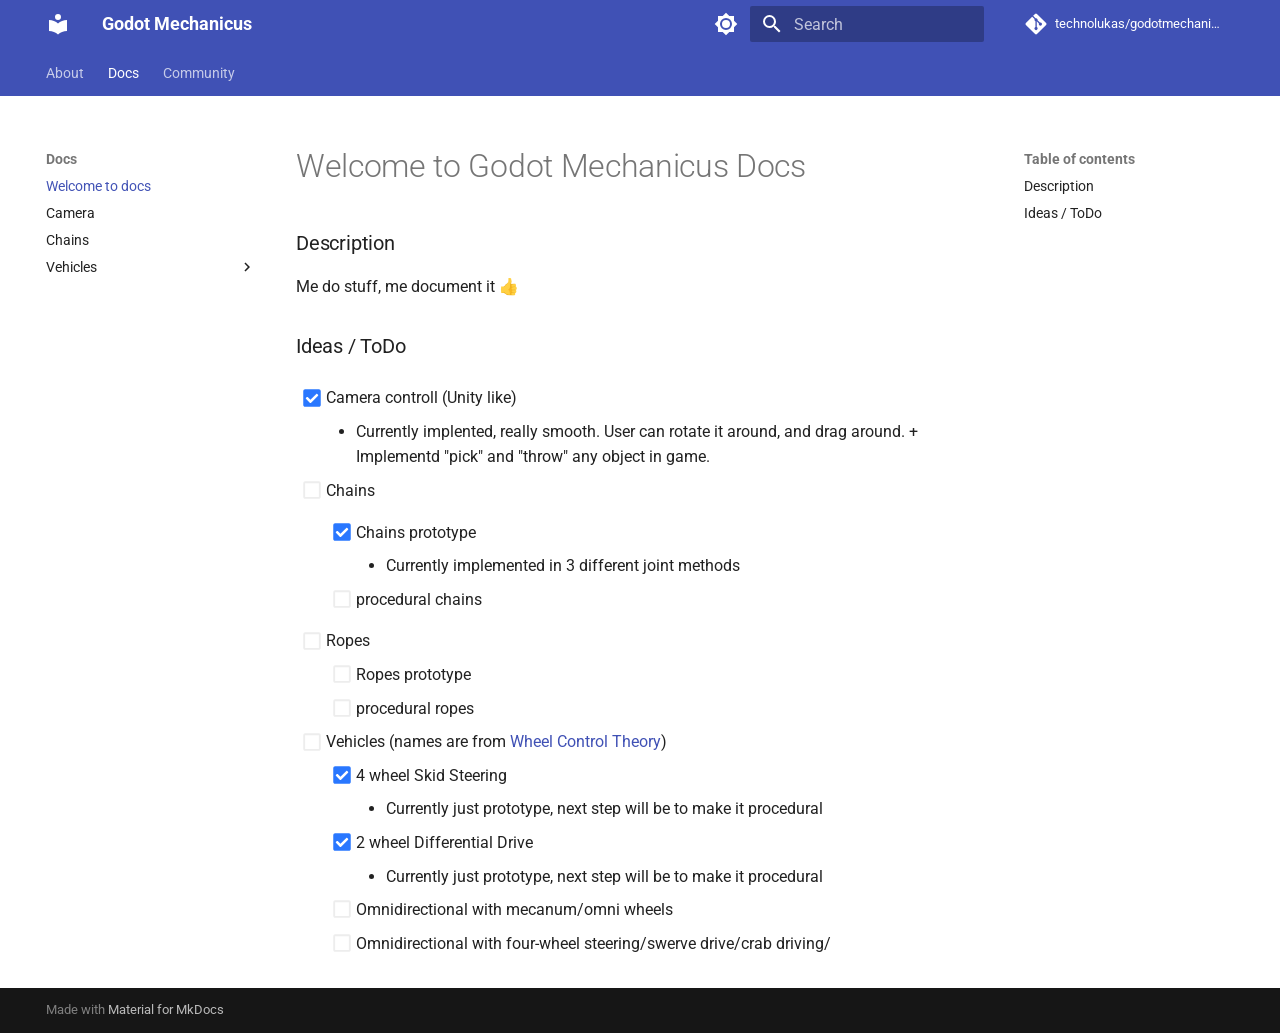
<file: docs/index.html>
<!doctype html>
<html lang="en" class="no-js">
  <head>
    
      <meta charset="utf-8">
      <meta name="viewport" content="width=device-width,initial-scale=1">
      
      
      
        <link rel="canonical" href="https://mydomain.org/docs/">
      
      
        <link rel="prev" href="..">
      
      
        <link rel="next" href="camera/">
      
      
      <link rel="icon" href="../assets/images/favicon.png">
      <meta name="generator" content="mkdocs-1.6.1, mkdocs-material-9.6.15">
    
    
      
        <title>Welcome to docs - Godot Mechanicus</title>
      
    
    
      <link rel="stylesheet" href="../assets/stylesheets/main.342714a4.min.css">
      
        
        <link rel="stylesheet" href="../assets/stylesheets/palette.06af60db.min.css">
      
      


    
    
      
    
    
      
        
        
        <link rel="preconnect" href="https://fonts.gstatic.com" crossorigin>
        <link rel="stylesheet" href="https://fonts.googleapis.com/css?family=Roboto:300,300i,400,400i,700,700i%7CRoboto+Mono:400,400i,700,700i&display=fallback">
        <style>:root{--md-text-font:"Roboto";--md-code-font:"Roboto Mono"}</style>
      
    
    
      <link rel="stylesheet" href="../stylesheets/extra.css">
    
    <script>__md_scope=new URL("..",location),__md_hash=e=>[...e].reduce(((e,_)=>(e<<5)-e+_.charCodeAt(0)),0),__md_get=(e,_=localStorage,t=__md_scope)=>JSON.parse(_.getItem(t.pathname+"."+e)),__md_set=(e,_,t=localStorage,a=__md_scope)=>{try{t.setItem(a.pathname+"."+e,JSON.stringify(_))}catch(e){}}</script>
    
      

    
    
    
  </head>
  
  
    
    
      
    
    
    
    
    <body dir="ltr" data-md-color-scheme="default" data-md-color-primary="indigo" data-md-color-accent="indigo">
  
    
    <input class="md-toggle" data-md-toggle="drawer" type="checkbox" id="__drawer" autocomplete="off">
    <input class="md-toggle" data-md-toggle="search" type="checkbox" id="__search" autocomplete="off">
    <label class="md-overlay" for="__drawer"></label>
    <div data-md-component="skip">
      
        
        <a href="#welcome-to-godot-mechanicus-docs" class="md-skip">
          Skip to content
        </a>
      
    </div>
    <div data-md-component="announce">
      
    </div>
    
    
      

<header class="md-header" data-md-component="header">
  <nav class="md-header__inner md-grid" aria-label="Header">
    <a href=".." title="Godot Mechanicus" class="md-header__button md-logo" aria-label="Godot Mechanicus" data-md-component="logo">
      
  
  <svg xmlns="http://www.w3.org/2000/svg" viewBox="0 0 24 24"><path d="M12 8a3 3 0 0 0 3-3 3 3 0 0 0-3-3 3 3 0 0 0-3 3 3 3 0 0 0 3 3m0 3.54C9.64 9.35 6.5 8 3 8v11c3.5 0 6.64 1.35 9 3.54 2.36-2.19 5.5-3.54 9-3.54V8c-3.5 0-6.64 1.35-9 3.54"/></svg>

    </a>
    <label class="md-header__button md-icon" for="__drawer">
      
      <svg xmlns="http://www.w3.org/2000/svg" viewBox="0 0 24 24"><path d="M3 6h18v2H3zm0 5h18v2H3zm0 5h18v2H3z"/></svg>
    </label>
    <div class="md-header__title" data-md-component="header-title">
      <div class="md-header__ellipsis">
        <div class="md-header__topic">
          <span class="md-ellipsis">
            Godot Mechanicus
          </span>
        </div>
        <div class="md-header__topic" data-md-component="header-topic">
          <span class="md-ellipsis">
            
              Welcome to docs
            
          </span>
        </div>
      </div>
    </div>
    
      
        <form class="md-header__option" data-md-component="palette">
  
    
    
    
    <input class="md-option" data-md-color-media="(prefers-color-scheme: light)" data-md-color-scheme="default" data-md-color-primary="indigo" data-md-color-accent="indigo"  aria-label="Switch to dark mode"  type="radio" name="__palette" id="__palette_0">
    
      <label class="md-header__button md-icon" title="Switch to dark mode" for="__palette_1" hidden>
        <svg xmlns="http://www.w3.org/2000/svg" viewBox="0 0 24 24"><path d="M12 8a4 4 0 0 0-4 4 4 4 0 0 0 4 4 4 4 0 0 0 4-4 4 4 0 0 0-4-4m0 10a6 6 0 0 1-6-6 6 6 0 0 1 6-6 6 6 0 0 1 6 6 6 6 0 0 1-6 6m8-9.31V4h-4.69L12 .69 8.69 4H4v4.69L.69 12 4 15.31V20h4.69L12 23.31 15.31 20H20v-4.69L23.31 12z"/></svg>
      </label>
    
  
    
    
    
    <input class="md-option" data-md-color-media="(prefers-color-scheme: dark)" data-md-color-scheme="slate" data-md-color-primary="black" data-md-color-accent="indigo"  aria-label="Switch to light mode"  type="radio" name="__palette" id="__palette_1">
    
      <label class="md-header__button md-icon" title="Switch to light mode" for="__palette_0" hidden>
        <svg xmlns="http://www.w3.org/2000/svg" viewBox="0 0 24 24"><path d="M12 18c-.89 0-1.74-.2-2.5-.55C11.56 16.5 13 14.42 13 12s-1.44-4.5-3.5-5.45C10.26 6.2 11.11 6 12 6a6 6 0 0 1 6 6 6 6 0 0 1-6 6m8-9.31V4h-4.69L12 .69 8.69 4H4v4.69L.69 12 4 15.31V20h4.69L12 23.31 15.31 20H20v-4.69L23.31 12z"/></svg>
      </label>
    
  
</form>
      
    
    
      <script>var palette=__md_get("__palette");if(palette&&palette.color){if("(prefers-color-scheme)"===palette.color.media){var media=matchMedia("(prefers-color-scheme: light)"),input=document.querySelector(media.matches?"[data-md-color-media='(prefers-color-scheme: light)']":"[data-md-color-media='(prefers-color-scheme: dark)']");palette.color.media=input.getAttribute("data-md-color-media"),palette.color.scheme=input.getAttribute("data-md-color-scheme"),palette.color.primary=input.getAttribute("data-md-color-primary"),palette.color.accent=input.getAttribute("data-md-color-accent")}for(var[key,value]of Object.entries(palette.color))document.body.setAttribute("data-md-color-"+key,value)}</script>
    
    
    
      
      
        <label class="md-header__button md-icon" for="__search">
          
          <svg xmlns="http://www.w3.org/2000/svg" viewBox="0 0 24 24"><path d="M9.5 3A6.5 6.5 0 0 1 16 9.5c0 1.61-.59 3.09-1.56 4.23l.27.27h.79l5 5-1.5 1.5-5-5v-.79l-.27-.27A6.52 6.52 0 0 1 9.5 16 6.5 6.5 0 0 1 3 9.5 6.5 6.5 0 0 1 9.5 3m0 2C7 5 5 7 5 9.5S7 14 9.5 14 14 12 14 9.5 12 5 9.5 5"/></svg>
        </label>
        <div class="md-search" data-md-component="search" role="dialog">
  <label class="md-search__overlay" for="__search"></label>
  <div class="md-search__inner" role="search">
    <form class="md-search__form" name="search">
      <input type="text" class="md-search__input" name="query" aria-label="Search" placeholder="Search" autocapitalize="off" autocorrect="off" autocomplete="off" spellcheck="false" data-md-component="search-query" required>
      <label class="md-search__icon md-icon" for="__search">
        
        <svg xmlns="http://www.w3.org/2000/svg" viewBox="0 0 24 24"><path d="M9.5 3A6.5 6.5 0 0 1 16 9.5c0 1.61-.59 3.09-1.56 4.23l.27.27h.79l5 5-1.5 1.5-5-5v-.79l-.27-.27A6.52 6.52 0 0 1 9.5 16 6.5 6.5 0 0 1 3 9.5 6.5 6.5 0 0 1 9.5 3m0 2C7 5 5 7 5 9.5S7 14 9.5 14 14 12 14 9.5 12 5 9.5 5"/></svg>
        
        <svg xmlns="http://www.w3.org/2000/svg" viewBox="0 0 24 24"><path d="M20 11v2H8l5.5 5.5-1.42 1.42L4.16 12l7.92-7.92L13.5 5.5 8 11z"/></svg>
      </label>
      <nav class="md-search__options" aria-label="Search">
        
        <button type="reset" class="md-search__icon md-icon" title="Clear" aria-label="Clear" tabindex="-1">
          
          <svg xmlns="http://www.w3.org/2000/svg" viewBox="0 0 24 24"><path d="M19 6.41 17.59 5 12 10.59 6.41 5 5 6.41 10.59 12 5 17.59 6.41 19 12 13.41 17.59 19 19 17.59 13.41 12z"/></svg>
        </button>
      </nav>
      
    </form>
    <div class="md-search__output">
      <div class="md-search__scrollwrap" tabindex="0" data-md-scrollfix>
        <div class="md-search-result" data-md-component="search-result">
          <div class="md-search-result__meta">
            Initializing search
          </div>
          <ol class="md-search-result__list" role="presentation"></ol>
        </div>
      </div>
    </div>
  </div>
</div>
      
    
    
      <div class="md-header__source">
        <a href="https://github.com/TechnoLukas/GodotMechanicusProj" title="Go to repository" class="md-source" data-md-component="source">
  <div class="md-source__icon md-icon">
    
    <svg xmlns="http://www.w3.org/2000/svg" viewBox="0 0 448 512"><!--! Font Awesome Free 6.7.2 by @fontawesome - https://fontawesome.com License - https://fontawesome.com/license/free (Icons: CC BY 4.0, Fonts: SIL OFL 1.1, Code: MIT License) Copyright 2024 Fonticons, Inc.--><path d="M439.55 236.05 244 40.45a28.87 28.87 0 0 0-40.81 0l-40.66 40.63 51.52 51.52c27.06-9.14 52.68 16.77 43.39 43.68l49.66 49.66c34.23-11.8 61.18 31 35.47 56.69-26.49 26.49-70.21-2.87-56-37.34L240.22 199v121.85c25.3 12.54 22.26 41.85 9.08 55a34.34 34.34 0 0 1-48.55 0c-17.57-17.6-11.07-46.91 11.25-56v-123c-20.8-8.51-24.6-30.74-18.64-45L142.57 101 8.45 235.14a28.86 28.86 0 0 0 0 40.81l195.61 195.6a28.86 28.86 0 0 0 40.8 0l194.69-194.69a28.86 28.86 0 0 0 0-40.81"/></svg>
  </div>
  <div class="md-source__repository">
    technolukas/godotmechanicus
  </div>
</a>
      </div>
    
  </nav>
  
</header>
    
    <div class="md-container" data-md-component="container">
      
      
        
          
            
<nav class="md-tabs" aria-label="Tabs" data-md-component="tabs">
  <div class="md-grid">
    <ul class="md-tabs__list">
      
        
  
  
  
  
    
    
      <li class="md-tabs__item">
        <a href=".." class="md-tabs__link">
          
  
  
  About

        </a>
      </li>
    
  

      
        
  
  
  
    
  
  
    
    
      <li class="md-tabs__item md-tabs__item--active">
        <a href="./" class="md-tabs__link">
          
  
  
  Docs

        </a>
      </li>
    
  

      
        
  
  
  
  
    
    
      <li class="md-tabs__item">
        <a href="../community/" class="md-tabs__link">
          
  
  
  Community

        </a>
      </li>
    
  

      
    </ul>
  </div>
</nav>
          
        
      
      <main class="md-main" data-md-component="main">
        <div class="md-main__inner md-grid">
          
            
              
              <div class="md-sidebar md-sidebar--primary" data-md-component="sidebar" data-md-type="navigation" >
                <div class="md-sidebar__scrollwrap">
                  <div class="md-sidebar__inner">
                    


  


<nav class="md-nav md-nav--primary md-nav--lifted" aria-label="Navigation" data-md-level="0">
  <label class="md-nav__title" for="__drawer">
    <a href=".." title="Godot Mechanicus" class="md-nav__button md-logo" aria-label="Godot Mechanicus" data-md-component="logo">
      
  
  <svg xmlns="http://www.w3.org/2000/svg" viewBox="0 0 24 24"><path d="M12 8a3 3 0 0 0 3-3 3 3 0 0 0-3-3 3 3 0 0 0-3 3 3 3 0 0 0 3 3m0 3.54C9.64 9.35 6.5 8 3 8v11c3.5 0 6.64 1.35 9 3.54 2.36-2.19 5.5-3.54 9-3.54V8c-3.5 0-6.64 1.35-9 3.54"/></svg>

    </a>
    Godot Mechanicus
  </label>
  
    <div class="md-nav__source">
      <a href="https://github.com/TechnoLukas/GodotMechanicusProj" title="Go to repository" class="md-source" data-md-component="source">
  <div class="md-source__icon md-icon">
    
    <svg xmlns="http://www.w3.org/2000/svg" viewBox="0 0 448 512"><!--! Font Awesome Free 6.7.2 by @fontawesome - https://fontawesome.com License - https://fontawesome.com/license/free (Icons: CC BY 4.0, Fonts: SIL OFL 1.1, Code: MIT License) Copyright 2024 Fonticons, Inc.--><path d="M439.55 236.05 244 40.45a28.87 28.87 0 0 0-40.81 0l-40.66 40.63 51.52 51.52c27.06-9.14 52.68 16.77 43.39 43.68l49.66 49.66c34.23-11.8 61.18 31 35.47 56.69-26.49 26.49-70.21-2.87-56-37.34L240.22 199v121.85c25.3 12.54 22.26 41.85 9.08 55a34.34 34.34 0 0 1-48.55 0c-17.57-17.6-11.07-46.91 11.25-56v-123c-20.8-8.51-24.6-30.74-18.64-45L142.57 101 8.45 235.14a28.86 28.86 0 0 0 0 40.81l195.61 195.6a28.86 28.86 0 0 0 40.8 0l194.69-194.69a28.86 28.86 0 0 0 0-40.81"/></svg>
  </div>
  <div class="md-source__repository">
    technolukas/godotmechanicus
  </div>
</a>
    </div>
  
  <ul class="md-nav__list" data-md-scrollfix>
    
      
      
  
  
  
  
    
    
    
    
      
      
    
    
    <li class="md-nav__item md-nav__item--nested">
      
        
        
        <input class="md-nav__toggle md-toggle " type="checkbox" id="__nav_1" >
        
          
          <label class="md-nav__link" for="__nav_1" id="__nav_1_label" tabindex="0">
            
  
  
  <span class="md-ellipsis">
    About
    
  </span>
  

            <span class="md-nav__icon md-icon"></span>
          </label>
        
        <nav class="md-nav" data-md-level="1" aria-labelledby="__nav_1_label" aria-expanded="false">
          <label class="md-nav__title" for="__nav_1">
            <span class="md-nav__icon md-icon"></span>
            About
          </label>
          <ul class="md-nav__list" data-md-scrollfix>
            
              
                
  
  
  
  
    <li class="md-nav__item">
      <a href=".." class="md-nav__link">
        
  
  
  <span class="md-ellipsis">
    About Godot Mechanicus
    
  </span>
  

      </a>
    </li>
  

              
            
          </ul>
        </nav>
      
    </li>
  

    
      
      
  
  
    
  
  
  
    
    
    
    
      
        
        
      
      
    
    
    <li class="md-nav__item md-nav__item--active md-nav__item--section md-nav__item--nested">
      
        
        
        <input class="md-nav__toggle md-toggle " type="checkbox" id="__nav_2" checked>
        
          
          <label class="md-nav__link" for="__nav_2" id="__nav_2_label" tabindex="">
            
  
  
  <span class="md-ellipsis">
    Docs
    
  </span>
  

            <span class="md-nav__icon md-icon"></span>
          </label>
        
        <nav class="md-nav" data-md-level="1" aria-labelledby="__nav_2_label" aria-expanded="true">
          <label class="md-nav__title" for="__nav_2">
            <span class="md-nav__icon md-icon"></span>
            Docs
          </label>
          <ul class="md-nav__list" data-md-scrollfix>
            
              
                
  
  
    
  
  
  
    <li class="md-nav__item md-nav__item--active">
      
      <input class="md-nav__toggle md-toggle" type="checkbox" id="__toc">
      
      
        
      
      
        <label class="md-nav__link md-nav__link--active" for="__toc">
          
  
  
  <span class="md-ellipsis">
    Welcome to docs
    
  </span>
  

          <span class="md-nav__icon md-icon"></span>
        </label>
      
      <a href="./" class="md-nav__link md-nav__link--active">
        
  
  
  <span class="md-ellipsis">
    Welcome to docs
    
  </span>
  

      </a>
      
        

<nav class="md-nav md-nav--secondary" aria-label="Table of contents">
  
  
  
    
  
  
    <label class="md-nav__title" for="__toc">
      <span class="md-nav__icon md-icon"></span>
      Table of contents
    </label>
    <ul class="md-nav__list" data-md-component="toc" data-md-scrollfix>
      
        <li class="md-nav__item">
  <a href="#description" class="md-nav__link">
    <span class="md-ellipsis">
      Description
    </span>
  </a>
  
</li>
      
        <li class="md-nav__item">
  <a href="#ideas-todo" class="md-nav__link">
    <span class="md-ellipsis">
      Ideas / ToDo
    </span>
  </a>
  
</li>
      
    </ul>
  
</nav>
      
    </li>
  

              
            
              
                
  
  
  
  
    <li class="md-nav__item">
      <a href="camera/" class="md-nav__link">
        
  
  
  <span class="md-ellipsis">
    Camera
    
  </span>
  

      </a>
    </li>
  

              
            
              
                
  
  
  
  
    <li class="md-nav__item">
      <a href="chains/" class="md-nav__link">
        
  
  
  <span class="md-ellipsis">
    Chains
    
  </span>
  

      </a>
    </li>
  

              
            
              
                
  
  
  
  
    
    
    
    
      
      
    
    
    <li class="md-nav__item md-nav__item--nested">
      
        
        
        <input class="md-nav__toggle md-toggle " type="checkbox" id="__nav_2_4" >
        
          
          <label class="md-nav__link" for="__nav_2_4" id="__nav_2_4_label" tabindex="0">
            
  
  
  <span class="md-ellipsis">
    Vehicles
    
  </span>
  

            <span class="md-nav__icon md-icon"></span>
          </label>
        
        <nav class="md-nav" data-md-level="2" aria-labelledby="__nav_2_4_label" aria-expanded="false">
          <label class="md-nav__title" for="__nav_2_4">
            <span class="md-nav__icon md-icon"></span>
            Vehicles
          </label>
          <ul class="md-nav__list" data-md-scrollfix>
            
              
                
  
  
  
  
    <li class="md-nav__item">
      <a href="vehicles/4wh_skid_steering/" class="md-nav__link">
        
  
  
  <span class="md-ellipsis">
    4 wheel Skid Steering
    
  </span>
  

      </a>
    </li>
  

              
            
              
                
  
  
  
  
    <li class="md-nav__item">
      <a href="vehicles/2wh_diff_drive/" class="md-nav__link">
        
  
  
  <span class="md-ellipsis">
    2 wheel Differential Drive
    
  </span>
  

      </a>
    </li>
  

              
            
          </ul>
        </nav>
      
    </li>
  

              
            
          </ul>
        </nav>
      
    </li>
  

    
      
      
  
  
  
  
    
    
    
    
      
      
    
    
    <li class="md-nav__item md-nav__item--nested">
      
        
        
        <input class="md-nav__toggle md-toggle " type="checkbox" id="__nav_3" >
        
          
          <label class="md-nav__link" for="__nav_3" id="__nav_3_label" tabindex="0">
            
  
  
  <span class="md-ellipsis">
    Community
    
  </span>
  

            <span class="md-nav__icon md-icon"></span>
          </label>
        
        <nav class="md-nav" data-md-level="1" aria-labelledby="__nav_3_label" aria-expanded="false">
          <label class="md-nav__title" for="__nav_3">
            <span class="md-nav__icon md-icon"></span>
            Community
          </label>
          <ul class="md-nav__list" data-md-scrollfix>
            
              
                
  
  
  
  
    <li class="md-nav__item">
      <a href="../community/" class="md-nav__link">
        
  
  
  <span class="md-ellipsis">
    Community around Godot Mechanicus
    
  </span>
  

      </a>
    </li>
  

              
            
          </ul>
        </nav>
      
    </li>
  

    
  </ul>
</nav>
                  </div>
                </div>
              </div>
            
            
              
              <div class="md-sidebar md-sidebar--secondary" data-md-component="sidebar" data-md-type="toc" >
                <div class="md-sidebar__scrollwrap">
                  <div class="md-sidebar__inner">
                    

<nav class="md-nav md-nav--secondary" aria-label="Table of contents">
  
  
  
    
  
  
    <label class="md-nav__title" for="__toc">
      <span class="md-nav__icon md-icon"></span>
      Table of contents
    </label>
    <ul class="md-nav__list" data-md-component="toc" data-md-scrollfix>
      
        <li class="md-nav__item">
  <a href="#description" class="md-nav__link">
    <span class="md-ellipsis">
      Description
    </span>
  </a>
  
</li>
      
        <li class="md-nav__item">
  <a href="#ideas-todo" class="md-nav__link">
    <span class="md-ellipsis">
      Ideas / ToDo
    </span>
  </a>
  
</li>
      
    </ul>
  
</nav>
                  </div>
                </div>
              </div>
            
          
          
            <div class="md-content" data-md-component="content">
              <article class="md-content__inner md-typeset">
                
                  


  
  


<h1 id="welcome-to-godot-mechanicus-docs">Welcome to Godot Mechanicus Docs</h1>
<h3 id="description">Description</h3>
<p>Me do stuff, me document it 👍 </p>
<h3 id="ideas-todo">Ideas / ToDo</h3>
<ul class="task-list">
<li class="task-list-item">
<p><label class="task-list-control"><input type="checkbox" disabled checked/><span class="task-list-indicator"></span></label> Camera controll (Unity like)</p>
<ul>
<li>Currently implented, really smooth. User can rotate it around, and drag around. + Implementd "pick" and "throw" any object in game.</li>
</ul>
</li>
<li class="task-list-item">
<p><label class="task-list-control"><input type="checkbox" disabled/><span class="task-list-indicator"></span></label> Chains</p>
<ul class="task-list">
<li class="task-list-item">
<p><label class="task-list-control"><input type="checkbox" disabled checked/><span class="task-list-indicator"></span></label> Chains prototype</p>
<ul>
<li>Currently implemented in 3 different joint methods</li>
</ul>
</li>
<li class="task-list-item">
<p><label class="task-list-control"><input type="checkbox" disabled/><span class="task-list-indicator"></span></label> procedural chains</p>
</li>
</ul>
</li>
<li class="task-list-item">
<p><label class="task-list-control"><input type="checkbox" disabled/><span class="task-list-indicator"></span></label> Ropes</p>
<ul class="task-list">
<li class="task-list-item"><label class="task-list-control"><input type="checkbox" disabled/><span class="task-list-indicator"></span></label> Ropes prototype</li>
<li class="task-list-item"><label class="task-list-control"><input type="checkbox" disabled/><span class="task-list-indicator"></span></label> procedural ropes</li>
</ul>
</li>
<li class="task-list-item">
<p><label class="task-list-control"><input type="checkbox" disabled/><span class="task-list-indicator"></span></label> Vehicles (names are from <a href="https://www.robotplatform.com/knowledge/Classification_of_Robots/wheel_control_theory.html">Wheel Control Theory</a>)</p>
<ul class="task-list">
<li class="task-list-item"><label class="task-list-control"><input type="checkbox" disabled checked/><span class="task-list-indicator"></span></label> 4 wheel Skid Steering<ul>
<li>Currently just prototype, next step will be to make it procedural</li>
</ul>
</li>
<li class="task-list-item"><label class="task-list-control"><input type="checkbox" disabled checked/><span class="task-list-indicator"></span></label> 2 wheel Differential Drive<ul>
<li>Currently just prototype, next step will be to make it procedural</li>
</ul>
</li>
<li class="task-list-item"><label class="task-list-control"><input type="checkbox" disabled/><span class="task-list-indicator"></span></label> Omnidirectional with mecanum/omni wheels</li>
<li class="task-list-item"><label class="task-list-control"><input type="checkbox" disabled/><span class="task-list-indicator"></span></label> Omnidirectional with four-wheel steering/swerve drive/crab driving/</li>
</ul>
</li>
</ul>












                
              </article>
            </div>
          
          
<script>var target=document.getElementById(location.hash.slice(1));target&&target.name&&(target.checked=target.name.startsWith("__tabbed_"))</script>
        </div>
        
      </main>
      
        <footer class="md-footer">
  
  <div class="md-footer-meta md-typeset">
    <div class="md-footer-meta__inner md-grid">
      <div class="md-copyright">
  
  
    Made with
    <a href="https://squidfunk.github.io/mkdocs-material/" target="_blank" rel="noopener">
      Material for MkDocs
    </a>
  
</div>
      
    </div>
  </div>
</footer>
      
    </div>
    <div class="md-dialog" data-md-component="dialog">
      <div class="md-dialog__inner md-typeset"></div>
    </div>
    
    
    
      
      <script id="__config" type="application/json">{"base": "..", "features": ["navigation.tabs"], "search": "../assets/javascripts/workers/search.d50fe291.min.js", "tags": null, "translations": {"clipboard.copied": "Copied to clipboard", "clipboard.copy": "Copy to clipboard", "search.result.more.one": "1 more on this page", "search.result.more.other": "# more on this page", "search.result.none": "No matching documents", "search.result.one": "1 matching document", "search.result.other": "# matching documents", "search.result.placeholder": "Type to start searching", "search.result.term.missing": "Missing", "select.version": "Select version"}, "version": null}</script>
    
    
      <script src="../assets/javascripts/bundle.56ea9cef.min.js"></script>
      
    
  </body>
</html>
</file>
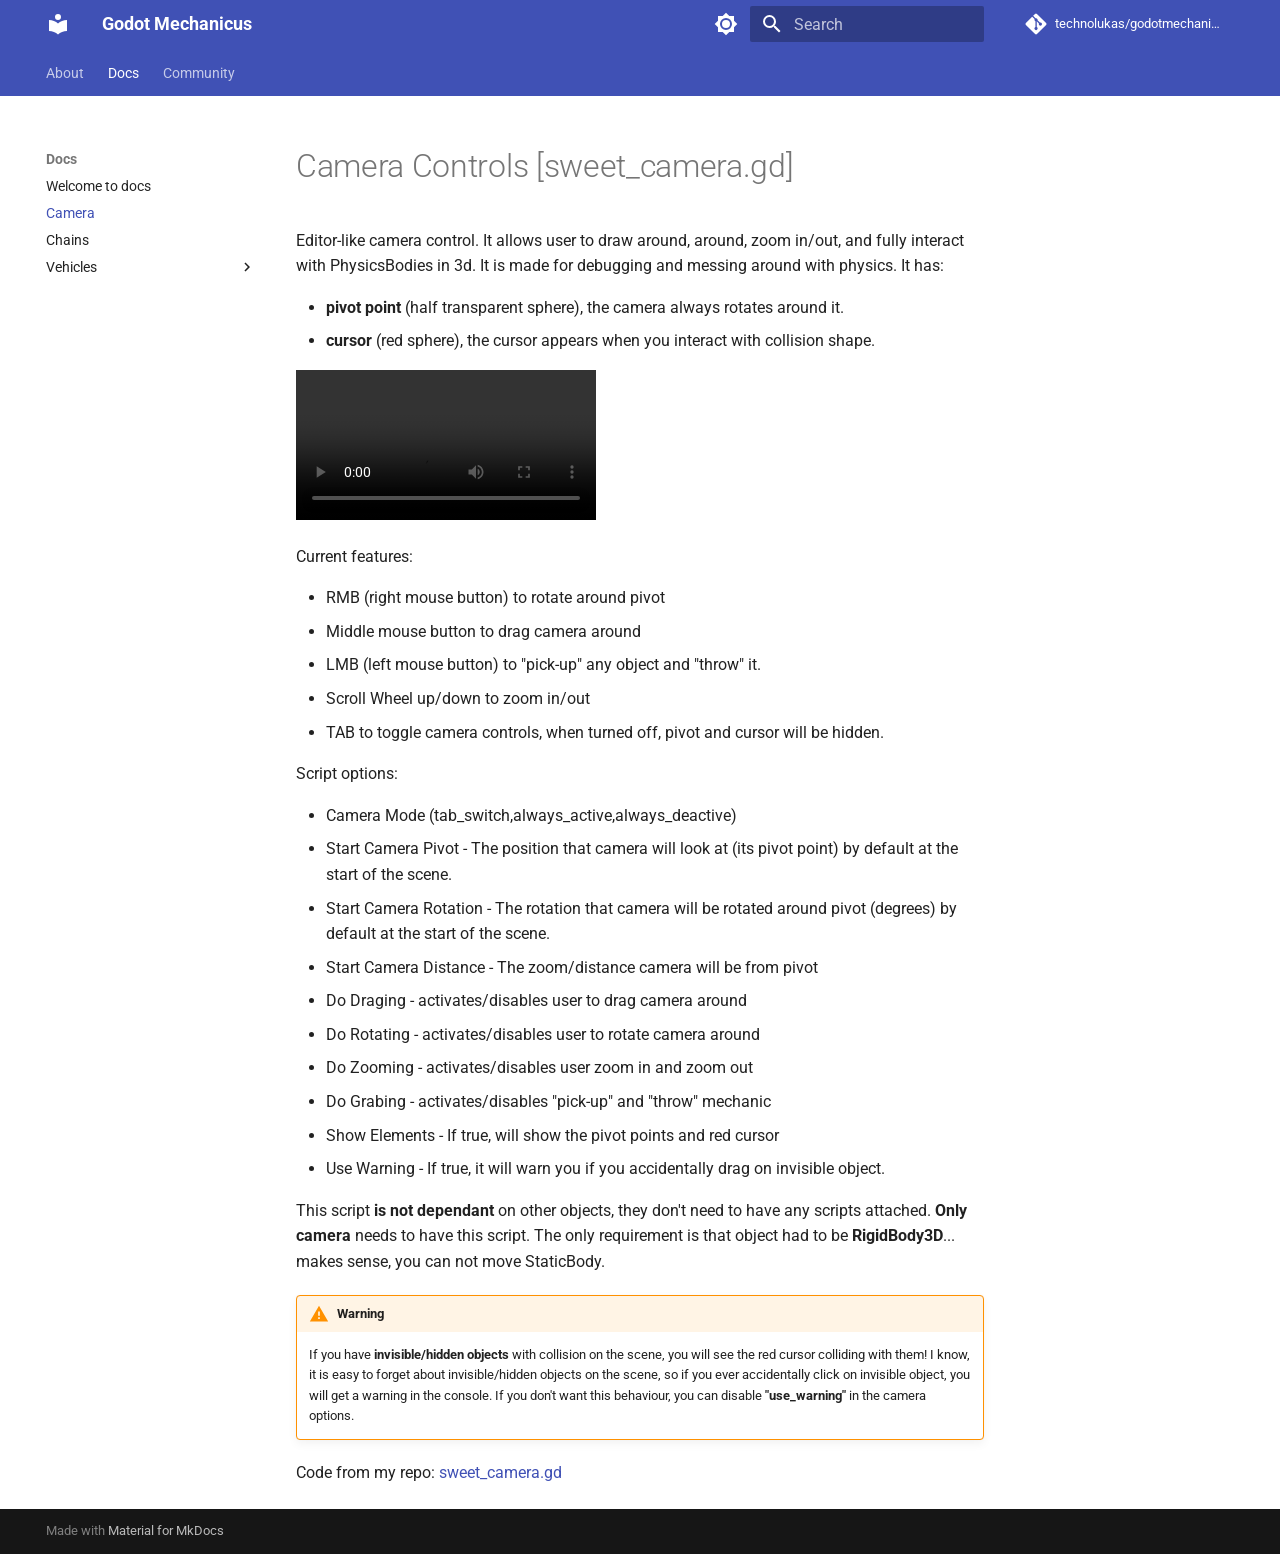
<file: docs/camera/index.html>
<!doctype html>
<html lang="en" class="no-js">
  <head>
    
      <meta charset="utf-8">
      <meta name="viewport" content="width=device-width,initial-scale=1">
      
      
      
        <link rel="canonical" href="https://mydomain.org/docs/camera/">
      
      
        <link rel="prev" href="../">
      
      
        <link rel="next" href="../chains/">
      
      
      <link rel="icon" href="../../assets/images/favicon.png">
      <meta name="generator" content="mkdocs-1.6.1, mkdocs-material-9.6.15">
    
    
      
        <title>Camera - Godot Mechanicus</title>
      
    
    
      <link rel="stylesheet" href="../../assets/stylesheets/main.342714a4.min.css">
      
        
        <link rel="stylesheet" href="../../assets/stylesheets/palette.06af60db.min.css">
      
      


    
    
      
    
    
      
        
        
        <link rel="preconnect" href="https://fonts.gstatic.com" crossorigin>
        <link rel="stylesheet" href="https://fonts.googleapis.com/css?family=Roboto:300,300i,400,400i,700,700i%7CRoboto+Mono:400,400i,700,700i&display=fallback">
        <style>:root{--md-text-font:"Roboto";--md-code-font:"Roboto Mono"}</style>
      
    
    
      <link rel="stylesheet" href="../../stylesheets/extra.css">
    
    <script>__md_scope=new URL("../..",location),__md_hash=e=>[...e].reduce(((e,_)=>(e<<5)-e+_.charCodeAt(0)),0),__md_get=(e,_=localStorage,t=__md_scope)=>JSON.parse(_.getItem(t.pathname+"."+e)),__md_set=(e,_,t=localStorage,a=__md_scope)=>{try{t.setItem(a.pathname+"."+e,JSON.stringify(_))}catch(e){}}</script>
    
      

    
    
    
  </head>
  
  
    
    
      
    
    
    
    
    <body dir="ltr" data-md-color-scheme="default" data-md-color-primary="indigo" data-md-color-accent="indigo">
  
    
    <input class="md-toggle" data-md-toggle="drawer" type="checkbox" id="__drawer" autocomplete="off">
    <input class="md-toggle" data-md-toggle="search" type="checkbox" id="__search" autocomplete="off">
    <label class="md-overlay" for="__drawer"></label>
    <div data-md-component="skip">
      
        
        <a href="#camera-controls-sweet_cameragd" class="md-skip">
          Skip to content
        </a>
      
    </div>
    <div data-md-component="announce">
      
    </div>
    
    
      

<header class="md-header" data-md-component="header">
  <nav class="md-header__inner md-grid" aria-label="Header">
    <a href="../.." title="Godot Mechanicus" class="md-header__button md-logo" aria-label="Godot Mechanicus" data-md-component="logo">
      
  
  <svg xmlns="http://www.w3.org/2000/svg" viewBox="0 0 24 24"><path d="M12 8a3 3 0 0 0 3-3 3 3 0 0 0-3-3 3 3 0 0 0-3 3 3 3 0 0 0 3 3m0 3.54C9.64 9.35 6.5 8 3 8v11c3.5 0 6.64 1.35 9 3.54 2.36-2.19 5.5-3.54 9-3.54V8c-3.5 0-6.64 1.35-9 3.54"/></svg>

    </a>
    <label class="md-header__button md-icon" for="__drawer">
      
      <svg xmlns="http://www.w3.org/2000/svg" viewBox="0 0 24 24"><path d="M3 6h18v2H3zm0 5h18v2H3zm0 5h18v2H3z"/></svg>
    </label>
    <div class="md-header__title" data-md-component="header-title">
      <div class="md-header__ellipsis">
        <div class="md-header__topic">
          <span class="md-ellipsis">
            Godot Mechanicus
          </span>
        </div>
        <div class="md-header__topic" data-md-component="header-topic">
          <span class="md-ellipsis">
            
              Camera
            
          </span>
        </div>
      </div>
    </div>
    
      
        <form class="md-header__option" data-md-component="palette">
  
    
    
    
    <input class="md-option" data-md-color-media="(prefers-color-scheme: light)" data-md-color-scheme="default" data-md-color-primary="indigo" data-md-color-accent="indigo"  aria-label="Switch to dark mode"  type="radio" name="__palette" id="__palette_0">
    
      <label class="md-header__button md-icon" title="Switch to dark mode" for="__palette_1" hidden>
        <svg xmlns="http://www.w3.org/2000/svg" viewBox="0 0 24 24"><path d="M12 8a4 4 0 0 0-4 4 4 4 0 0 0 4 4 4 4 0 0 0 4-4 4 4 0 0 0-4-4m0 10a6 6 0 0 1-6-6 6 6 0 0 1 6-6 6 6 0 0 1 6 6 6 6 0 0 1-6 6m8-9.31V4h-4.69L12 .69 8.69 4H4v4.69L.69 12 4 15.31V20h4.69L12 23.31 15.31 20H20v-4.69L23.31 12z"/></svg>
      </label>
    
  
    
    
    
    <input class="md-option" data-md-color-media="(prefers-color-scheme: dark)" data-md-color-scheme="slate" data-md-color-primary="black" data-md-color-accent="indigo"  aria-label="Switch to light mode"  type="radio" name="__palette" id="__palette_1">
    
      <label class="md-header__button md-icon" title="Switch to light mode" for="__palette_0" hidden>
        <svg xmlns="http://www.w3.org/2000/svg" viewBox="0 0 24 24"><path d="M12 18c-.89 0-1.74-.2-2.5-.55C11.56 16.5 13 14.42 13 12s-1.44-4.5-3.5-5.45C10.26 6.2 11.11 6 12 6a6 6 0 0 1 6 6 6 6 0 0 1-6 6m8-9.31V4h-4.69L12 .69 8.69 4H4v4.69L.69 12 4 15.31V20h4.69L12 23.31 15.31 20H20v-4.69L23.31 12z"/></svg>
      </label>
    
  
</form>
      
    
    
      <script>var palette=__md_get("__palette");if(palette&&palette.color){if("(prefers-color-scheme)"===palette.color.media){var media=matchMedia("(prefers-color-scheme: light)"),input=document.querySelector(media.matches?"[data-md-color-media='(prefers-color-scheme: light)']":"[data-md-color-media='(prefers-color-scheme: dark)']");palette.color.media=input.getAttribute("data-md-color-media"),palette.color.scheme=input.getAttribute("data-md-color-scheme"),palette.color.primary=input.getAttribute("data-md-color-primary"),palette.color.accent=input.getAttribute("data-md-color-accent")}for(var[key,value]of Object.entries(palette.color))document.body.setAttribute("data-md-color-"+key,value)}</script>
    
    
    
      
      
        <label class="md-header__button md-icon" for="__search">
          
          <svg xmlns="http://www.w3.org/2000/svg" viewBox="0 0 24 24"><path d="M9.5 3A6.5 6.5 0 0 1 16 9.5c0 1.61-.59 3.09-1.56 4.23l.27.27h.79l5 5-1.5 1.5-5-5v-.79l-.27-.27A6.52 6.52 0 0 1 9.5 16 6.5 6.5 0 0 1 3 9.5 6.5 6.5 0 0 1 9.5 3m0 2C7 5 5 7 5 9.5S7 14 9.5 14 14 12 14 9.5 12 5 9.5 5"/></svg>
        </label>
        <div class="md-search" data-md-component="search" role="dialog">
  <label class="md-search__overlay" for="__search"></label>
  <div class="md-search__inner" role="search">
    <form class="md-search__form" name="search">
      <input type="text" class="md-search__input" name="query" aria-label="Search" placeholder="Search" autocapitalize="off" autocorrect="off" autocomplete="off" spellcheck="false" data-md-component="search-query" required>
      <label class="md-search__icon md-icon" for="__search">
        
        <svg xmlns="http://www.w3.org/2000/svg" viewBox="0 0 24 24"><path d="M9.5 3A6.5 6.5 0 0 1 16 9.5c0 1.61-.59 3.09-1.56 4.23l.27.27h.79l5 5-1.5 1.5-5-5v-.79l-.27-.27A6.52 6.52 0 0 1 9.5 16 6.5 6.5 0 0 1 3 9.5 6.5 6.5 0 0 1 9.5 3m0 2C7 5 5 7 5 9.5S7 14 9.5 14 14 12 14 9.5 12 5 9.5 5"/></svg>
        
        <svg xmlns="http://www.w3.org/2000/svg" viewBox="0 0 24 24"><path d="M20 11v2H8l5.5 5.5-1.42 1.42L4.16 12l7.92-7.92L13.5 5.5 8 11z"/></svg>
      </label>
      <nav class="md-search__options" aria-label="Search">
        
        <button type="reset" class="md-search__icon md-icon" title="Clear" aria-label="Clear" tabindex="-1">
          
          <svg xmlns="http://www.w3.org/2000/svg" viewBox="0 0 24 24"><path d="M19 6.41 17.59 5 12 10.59 6.41 5 5 6.41 10.59 12 5 17.59 6.41 19 12 13.41 17.59 19 19 17.59 13.41 12z"/></svg>
        </button>
      </nav>
      
    </form>
    <div class="md-search__output">
      <div class="md-search__scrollwrap" tabindex="0" data-md-scrollfix>
        <div class="md-search-result" data-md-component="search-result">
          <div class="md-search-result__meta">
            Initializing search
          </div>
          <ol class="md-search-result__list" role="presentation"></ol>
        </div>
      </div>
    </div>
  </div>
</div>
      
    
    
      <div class="md-header__source">
        <a href="https://github.com/TechnoLukas/GodotMechanicusProj" title="Go to repository" class="md-source" data-md-component="source">
  <div class="md-source__icon md-icon">
    
    <svg xmlns="http://www.w3.org/2000/svg" viewBox="0 0 448 512"><!--! Font Awesome Free 6.7.2 by @fontawesome - https://fontawesome.com License - https://fontawesome.com/license/free (Icons: CC BY 4.0, Fonts: SIL OFL 1.1, Code: MIT License) Copyright 2024 Fonticons, Inc.--><path d="M439.55 236.05 244 40.45a28.87 28.87 0 0 0-40.81 0l-40.66 40.63 51.52 51.52c27.06-9.14 52.68 16.77 43.39 43.68l49.66 49.66c34.23-11.8 61.18 31 35.47 56.69-26.49 26.49-70.21-2.87-56-37.34L240.22 199v121.85c25.3 12.54 22.26 41.85 9.08 55a34.34 34.34 0 0 1-48.55 0c-17.57-17.6-11.07-46.91 11.25-56v-123c-20.8-8.51-24.6-30.74-18.64-45L142.57 101 8.45 235.14a28.86 28.86 0 0 0 0 40.81l195.61 195.6a28.86 28.86 0 0 0 40.8 0l194.69-194.69a28.86 28.86 0 0 0 0-40.81"/></svg>
  </div>
  <div class="md-source__repository">
    technolukas/godotmechanicus
  </div>
</a>
      </div>
    
  </nav>
  
</header>
    
    <div class="md-container" data-md-component="container">
      
      
        
          
            
<nav class="md-tabs" aria-label="Tabs" data-md-component="tabs">
  <div class="md-grid">
    <ul class="md-tabs__list">
      
        
  
  
  
  
    
    
      <li class="md-tabs__item">
        <a href="../.." class="md-tabs__link">
          
  
  
  About

        </a>
      </li>
    
  

      
        
  
  
  
    
  
  
    
    
      <li class="md-tabs__item md-tabs__item--active">
        <a href="../" class="md-tabs__link">
          
  
  
  Docs

        </a>
      </li>
    
  

      
        
  
  
  
  
    
    
      <li class="md-tabs__item">
        <a href="../../community/" class="md-tabs__link">
          
  
  
  Community

        </a>
      </li>
    
  

      
    </ul>
  </div>
</nav>
          
        
      
      <main class="md-main" data-md-component="main">
        <div class="md-main__inner md-grid">
          
            
              
              <div class="md-sidebar md-sidebar--primary" data-md-component="sidebar" data-md-type="navigation" >
                <div class="md-sidebar__scrollwrap">
                  <div class="md-sidebar__inner">
                    


  


<nav class="md-nav md-nav--primary md-nav--lifted" aria-label="Navigation" data-md-level="0">
  <label class="md-nav__title" for="__drawer">
    <a href="../.." title="Godot Mechanicus" class="md-nav__button md-logo" aria-label="Godot Mechanicus" data-md-component="logo">
      
  
  <svg xmlns="http://www.w3.org/2000/svg" viewBox="0 0 24 24"><path d="M12 8a3 3 0 0 0 3-3 3 3 0 0 0-3-3 3 3 0 0 0-3 3 3 3 0 0 0 3 3m0 3.54C9.64 9.35 6.5 8 3 8v11c3.5 0 6.64 1.35 9 3.54 2.36-2.19 5.5-3.54 9-3.54V8c-3.5 0-6.64 1.35-9 3.54"/></svg>

    </a>
    Godot Mechanicus
  </label>
  
    <div class="md-nav__source">
      <a href="https://github.com/TechnoLukas/GodotMechanicusProj" title="Go to repository" class="md-source" data-md-component="source">
  <div class="md-source__icon md-icon">
    
    <svg xmlns="http://www.w3.org/2000/svg" viewBox="0 0 448 512"><!--! Font Awesome Free 6.7.2 by @fontawesome - https://fontawesome.com License - https://fontawesome.com/license/free (Icons: CC BY 4.0, Fonts: SIL OFL 1.1, Code: MIT License) Copyright 2024 Fonticons, Inc.--><path d="M439.55 236.05 244 40.45a28.87 28.87 0 0 0-40.81 0l-40.66 40.63 51.52 51.52c27.06-9.14 52.68 16.77 43.39 43.68l49.66 49.66c34.23-11.8 61.18 31 35.47 56.69-26.49 26.49-70.21-2.87-56-37.34L240.22 199v121.85c25.3 12.54 22.26 41.85 9.08 55a34.34 34.34 0 0 1-48.55 0c-17.57-17.6-11.07-46.91 11.25-56v-123c-20.8-8.51-24.6-30.74-18.64-45L142.57 101 8.45 235.14a28.86 28.86 0 0 0 0 40.81l195.61 195.6a28.86 28.86 0 0 0 40.8 0l194.69-194.69a28.86 28.86 0 0 0 0-40.81"/></svg>
  </div>
  <div class="md-source__repository">
    technolukas/godotmechanicus
  </div>
</a>
    </div>
  
  <ul class="md-nav__list" data-md-scrollfix>
    
      
      
  
  
  
  
    
    
    
    
      
      
    
    
    <li class="md-nav__item md-nav__item--nested">
      
        
        
        <input class="md-nav__toggle md-toggle " type="checkbox" id="__nav_1" >
        
          
          <label class="md-nav__link" for="__nav_1" id="__nav_1_label" tabindex="0">
            
  
  
  <span class="md-ellipsis">
    About
    
  </span>
  

            <span class="md-nav__icon md-icon"></span>
          </label>
        
        <nav class="md-nav" data-md-level="1" aria-labelledby="__nav_1_label" aria-expanded="false">
          <label class="md-nav__title" for="__nav_1">
            <span class="md-nav__icon md-icon"></span>
            About
          </label>
          <ul class="md-nav__list" data-md-scrollfix>
            
              
                
  
  
  
  
    <li class="md-nav__item">
      <a href="../.." class="md-nav__link">
        
  
  
  <span class="md-ellipsis">
    About Godot Mechanicus
    
  </span>
  

      </a>
    </li>
  

              
            
          </ul>
        </nav>
      
    </li>
  

    
      
      
  
  
    
  
  
  
    
    
    
    
      
        
        
      
      
    
    
    <li class="md-nav__item md-nav__item--active md-nav__item--section md-nav__item--nested">
      
        
        
        <input class="md-nav__toggle md-toggle " type="checkbox" id="__nav_2" checked>
        
          
          <label class="md-nav__link" for="__nav_2" id="__nav_2_label" tabindex="">
            
  
  
  <span class="md-ellipsis">
    Docs
    
  </span>
  

            <span class="md-nav__icon md-icon"></span>
          </label>
        
        <nav class="md-nav" data-md-level="1" aria-labelledby="__nav_2_label" aria-expanded="true">
          <label class="md-nav__title" for="__nav_2">
            <span class="md-nav__icon md-icon"></span>
            Docs
          </label>
          <ul class="md-nav__list" data-md-scrollfix>
            
              
                
  
  
  
  
    <li class="md-nav__item">
      <a href="../" class="md-nav__link">
        
  
  
  <span class="md-ellipsis">
    Welcome to docs
    
  </span>
  

      </a>
    </li>
  

              
            
              
                
  
  
    
  
  
  
    <li class="md-nav__item md-nav__item--active">
      
      <input class="md-nav__toggle md-toggle" type="checkbox" id="__toc">
      
      
        
      
      
      <a href="./" class="md-nav__link md-nav__link--active">
        
  
  
  <span class="md-ellipsis">
    Camera
    
  </span>
  

      </a>
      
    </li>
  

              
            
              
                
  
  
  
  
    <li class="md-nav__item">
      <a href="../chains/" class="md-nav__link">
        
  
  
  <span class="md-ellipsis">
    Chains
    
  </span>
  

      </a>
    </li>
  

              
            
              
                
  
  
  
  
    
    
    
    
      
      
    
    
    <li class="md-nav__item md-nav__item--nested">
      
        
        
        <input class="md-nav__toggle md-toggle " type="checkbox" id="__nav_2_4" >
        
          
          <label class="md-nav__link" for="__nav_2_4" id="__nav_2_4_label" tabindex="0">
            
  
  
  <span class="md-ellipsis">
    Vehicles
    
  </span>
  

            <span class="md-nav__icon md-icon"></span>
          </label>
        
        <nav class="md-nav" data-md-level="2" aria-labelledby="__nav_2_4_label" aria-expanded="false">
          <label class="md-nav__title" for="__nav_2_4">
            <span class="md-nav__icon md-icon"></span>
            Vehicles
          </label>
          <ul class="md-nav__list" data-md-scrollfix>
            
              
                
  
  
  
  
    <li class="md-nav__item">
      <a href="../vehicles/4wh_skid_steering/" class="md-nav__link">
        
  
  
  <span class="md-ellipsis">
    4 wheel Skid Steering
    
  </span>
  

      </a>
    </li>
  

              
            
              
                
  
  
  
  
    <li class="md-nav__item">
      <a href="../vehicles/2wh_diff_drive/" class="md-nav__link">
        
  
  
  <span class="md-ellipsis">
    2 wheel Differential Drive
    
  </span>
  

      </a>
    </li>
  

              
            
          </ul>
        </nav>
      
    </li>
  

              
            
          </ul>
        </nav>
      
    </li>
  

    
      
      
  
  
  
  
    
    
    
    
      
      
    
    
    <li class="md-nav__item md-nav__item--nested">
      
        
        
        <input class="md-nav__toggle md-toggle " type="checkbox" id="__nav_3" >
        
          
          <label class="md-nav__link" for="__nav_3" id="__nav_3_label" tabindex="0">
            
  
  
  <span class="md-ellipsis">
    Community
    
  </span>
  

            <span class="md-nav__icon md-icon"></span>
          </label>
        
        <nav class="md-nav" data-md-level="1" aria-labelledby="__nav_3_label" aria-expanded="false">
          <label class="md-nav__title" for="__nav_3">
            <span class="md-nav__icon md-icon"></span>
            Community
          </label>
          <ul class="md-nav__list" data-md-scrollfix>
            
              
                
  
  
  
  
    <li class="md-nav__item">
      <a href="../../community/" class="md-nav__link">
        
  
  
  <span class="md-ellipsis">
    Community around Godot Mechanicus
    
  </span>
  

      </a>
    </li>
  

              
            
          </ul>
        </nav>
      
    </li>
  

    
  </ul>
</nav>
                  </div>
                </div>
              </div>
            
            
              
              <div class="md-sidebar md-sidebar--secondary" data-md-component="sidebar" data-md-type="toc" >
                <div class="md-sidebar__scrollwrap">
                  <div class="md-sidebar__inner">
                    

<nav class="md-nav md-nav--secondary" aria-label="Table of contents">
  
  
  
    
  
  
</nav>
                  </div>
                </div>
              </div>
            
          
          
            <div class="md-content" data-md-component="content">
              <article class="md-content__inner md-typeset">
                
                  


  
  


<h1 id="camera-controls-sweet_cameragd">Camera Controls  [sweet_camera.gd]</h1>
<p>Editor-like camera control. It allows user to draw around, around, zoom in/out, and fully interact with PhysicsBodies in 3d. It is made for debugging and messing around with physics.
It has:</p>
<ul>
<li><strong>pivot point</strong> (half transparent sphere), the camera always rotates around it.</li>
<li><strong>cursor</strong> (red sphere), the cursor appears when you interact with collision shape. </li>
</ul>
<video controls src="../../data/media/camera_showcase.mp4" autoplay></video>

<p>Current features:</p>
<ul>
<li>RMB (right mouse button) to rotate around pivot</li>
<li>Middle mouse button to drag camera around</li>
<li>LMB (left mouse button) to "pick-up" any object and "throw" it. </li>
<li>Scroll Wheel up/down to zoom in/out</li>
<li>TAB to toggle camera controls, when turned off, pivot and cursor will be hidden.</li>
</ul>
<p>Script options:</p>
<ul>
<li>Camera Mode (tab_switch,always_active,always_deactive)</li>
<li>Start Camera Pivot - The position that camera will look at (its pivot point) by default at the start of the scene.</li>
<li>Start Camera Rotation - The rotation that camera will be rotated around pivot (degrees) by default at the start of the scene.</li>
<li>
<p>Start Camera Distance - The zoom/distance camera will be from pivot</p>
</li>
<li>
<p>Do Draging - activates/disables user to drag camera around </p>
</li>
<li>Do Rotating - activates/disables user to rotate camera around</li>
<li>Do Zooming - activates/disables user zoom in and zoom out</li>
<li>
<p>Do Grabing - activates/disables "pick-up" and "throw" mechanic</p>
</li>
<li>
<p>Show Elements - If true, will show the pivot points and red cursor</p>
</li>
<li>Use Warning - If true, it will warn you if you accidentally drag on invisible object.</li>
</ul>
<p>This script <strong>is not dependant</strong> on other objects, they don't need to have any scripts attached.
<strong>Only camera</strong> needs to have this script. The only requirement is that object had to be <strong>RigidBody3D</strong>... makes sense, you can not move StaticBody. </p>
<div class="admonition warning">
<p class="admonition-title">Warning</p>
<p>If you have <strong>invisible/hidden objects</strong> with collision on the scene, you will see the red cursor colliding with them!
I know, it is easy to forget about invisible/hidden objects on the scene, so if you ever accidentally click on invisible object, you will get a warning in the console. 
If you don't want this behaviour, you can disable <strong>"use_warning"</strong> in the camera options.</p>
</div>
<p>Code from my repo: <a href="https://github.com/TechnoLukas/GodotMechanicusProj/blob/main/scripts/sweet_camera.gd">sweet_camera.gd</a></p>












                
              </article>
            </div>
          
          
<script>var target=document.getElementById(location.hash.slice(1));target&&target.name&&(target.checked=target.name.startsWith("__tabbed_"))</script>
        </div>
        
      </main>
      
        <footer class="md-footer">
  
  <div class="md-footer-meta md-typeset">
    <div class="md-footer-meta__inner md-grid">
      <div class="md-copyright">
  
  
    Made with
    <a href="https://squidfunk.github.io/mkdocs-material/" target="_blank" rel="noopener">
      Material for MkDocs
    </a>
  
</div>
      
    </div>
  </div>
</footer>
      
    </div>
    <div class="md-dialog" data-md-component="dialog">
      <div class="md-dialog__inner md-typeset"></div>
    </div>
    
    
    
      
      <script id="__config" type="application/json">{"base": "../..", "features": ["navigation.tabs"], "search": "../../assets/javascripts/workers/search.d50fe291.min.js", "tags": null, "translations": {"clipboard.copied": "Copied to clipboard", "clipboard.copy": "Copy to clipboard", "search.result.more.one": "1 more on this page", "search.result.more.other": "# more on this page", "search.result.none": "No matching documents", "search.result.one": "1 matching document", "search.result.other": "# matching documents", "search.result.placeholder": "Type to start searching", "search.result.term.missing": "Missing", "select.version": "Select version"}, "version": null}</script>
    
    
      <script src="../../assets/javascripts/bundle.56ea9cef.min.js"></script>
      
    
  </body>
</html>
</file>
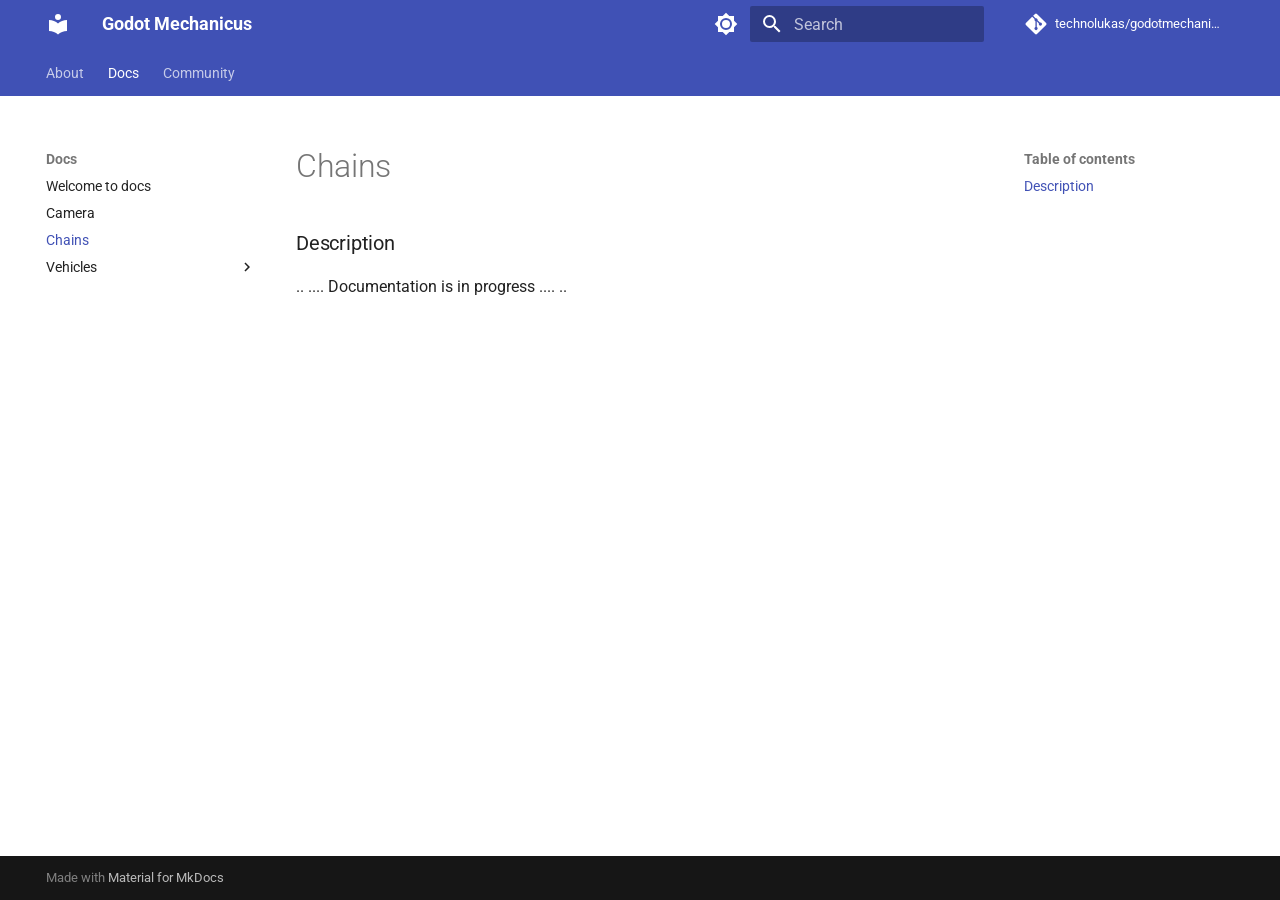
<file: docs/chains/index.html>
<!doctype html>
<html lang="en" class="no-js">
  <head>
    
      <meta charset="utf-8">
      <meta name="viewport" content="width=device-width,initial-scale=1">
      
      
      
        <link rel="canonical" href="https://mydomain.org/docs/chains/">
      
      
        <link rel="prev" href="../camera/">
      
      
        <link rel="next" href="../vehicles/4wh_skid_steering/">
      
      
      <link rel="icon" href="../../assets/images/favicon.png">
      <meta name="generator" content="mkdocs-1.6.1, mkdocs-material-9.6.15">
    
    
      
        <title>Chains - Godot Mechanicus</title>
      
    
    
      <link rel="stylesheet" href="../../assets/stylesheets/main.342714a4.min.css">
      
        
        <link rel="stylesheet" href="../../assets/stylesheets/palette.06af60db.min.css">
      
      


    
    
      
    
    
      
        
        
        <link rel="preconnect" href="https://fonts.gstatic.com" crossorigin>
        <link rel="stylesheet" href="https://fonts.googleapis.com/css?family=Roboto:300,300i,400,400i,700,700i%7CRoboto+Mono:400,400i,700,700i&display=fallback">
        <style>:root{--md-text-font:"Roboto";--md-code-font:"Roboto Mono"}</style>
      
    
    
      <link rel="stylesheet" href="../../stylesheets/extra.css">
    
    <script>__md_scope=new URL("../..",location),__md_hash=e=>[...e].reduce(((e,_)=>(e<<5)-e+_.charCodeAt(0)),0),__md_get=(e,_=localStorage,t=__md_scope)=>JSON.parse(_.getItem(t.pathname+"."+e)),__md_set=(e,_,t=localStorage,a=__md_scope)=>{try{t.setItem(a.pathname+"."+e,JSON.stringify(_))}catch(e){}}</script>
    
      

    
    
    
  </head>
  
  
    
    
      
    
    
    
    
    <body dir="ltr" data-md-color-scheme="default" data-md-color-primary="indigo" data-md-color-accent="indigo">
  
    
    <input class="md-toggle" data-md-toggle="drawer" type="checkbox" id="__drawer" autocomplete="off">
    <input class="md-toggle" data-md-toggle="search" type="checkbox" id="__search" autocomplete="off">
    <label class="md-overlay" for="__drawer"></label>
    <div data-md-component="skip">
      
        
        <a href="#chains" class="md-skip">
          Skip to content
        </a>
      
    </div>
    <div data-md-component="announce">
      
    </div>
    
    
      

<header class="md-header" data-md-component="header">
  <nav class="md-header__inner md-grid" aria-label="Header">
    <a href="../.." title="Godot Mechanicus" class="md-header__button md-logo" aria-label="Godot Mechanicus" data-md-component="logo">
      
  
  <svg xmlns="http://www.w3.org/2000/svg" viewBox="0 0 24 24"><path d="M12 8a3 3 0 0 0 3-3 3 3 0 0 0-3-3 3 3 0 0 0-3 3 3 3 0 0 0 3 3m0 3.54C9.64 9.35 6.5 8 3 8v11c3.5 0 6.64 1.35 9 3.54 2.36-2.19 5.5-3.54 9-3.54V8c-3.5 0-6.64 1.35-9 3.54"/></svg>

    </a>
    <label class="md-header__button md-icon" for="__drawer">
      
      <svg xmlns="http://www.w3.org/2000/svg" viewBox="0 0 24 24"><path d="M3 6h18v2H3zm0 5h18v2H3zm0 5h18v2H3z"/></svg>
    </label>
    <div class="md-header__title" data-md-component="header-title">
      <div class="md-header__ellipsis">
        <div class="md-header__topic">
          <span class="md-ellipsis">
            Godot Mechanicus
          </span>
        </div>
        <div class="md-header__topic" data-md-component="header-topic">
          <span class="md-ellipsis">
            
              Chains
            
          </span>
        </div>
      </div>
    </div>
    
      
        <form class="md-header__option" data-md-component="palette">
  
    
    
    
    <input class="md-option" data-md-color-media="(prefers-color-scheme: light)" data-md-color-scheme="default" data-md-color-primary="indigo" data-md-color-accent="indigo"  aria-label="Switch to dark mode"  type="radio" name="__palette" id="__palette_0">
    
      <label class="md-header__button md-icon" title="Switch to dark mode" for="__palette_1" hidden>
        <svg xmlns="http://www.w3.org/2000/svg" viewBox="0 0 24 24"><path d="M12 8a4 4 0 0 0-4 4 4 4 0 0 0 4 4 4 4 0 0 0 4-4 4 4 0 0 0-4-4m0 10a6 6 0 0 1-6-6 6 6 0 0 1 6-6 6 6 0 0 1 6 6 6 6 0 0 1-6 6m8-9.31V4h-4.69L12 .69 8.69 4H4v4.69L.69 12 4 15.31V20h4.69L12 23.31 15.31 20H20v-4.69L23.31 12z"/></svg>
      </label>
    
  
    
    
    
    <input class="md-option" data-md-color-media="(prefers-color-scheme: dark)" data-md-color-scheme="slate" data-md-color-primary="black" data-md-color-accent="indigo"  aria-label="Switch to light mode"  type="radio" name="__palette" id="__palette_1">
    
      <label class="md-header__button md-icon" title="Switch to light mode" for="__palette_0" hidden>
        <svg xmlns="http://www.w3.org/2000/svg" viewBox="0 0 24 24"><path d="M12 18c-.89 0-1.74-.2-2.5-.55C11.56 16.5 13 14.42 13 12s-1.44-4.5-3.5-5.45C10.26 6.2 11.11 6 12 6a6 6 0 0 1 6 6 6 6 0 0 1-6 6m8-9.31V4h-4.69L12 .69 8.69 4H4v4.69L.69 12 4 15.31V20h4.69L12 23.31 15.31 20H20v-4.69L23.31 12z"/></svg>
      </label>
    
  
</form>
      
    
    
      <script>var palette=__md_get("__palette");if(palette&&palette.color){if("(prefers-color-scheme)"===palette.color.media){var media=matchMedia("(prefers-color-scheme: light)"),input=document.querySelector(media.matches?"[data-md-color-media='(prefers-color-scheme: light)']":"[data-md-color-media='(prefers-color-scheme: dark)']");palette.color.media=input.getAttribute("data-md-color-media"),palette.color.scheme=input.getAttribute("data-md-color-scheme"),palette.color.primary=input.getAttribute("data-md-color-primary"),palette.color.accent=input.getAttribute("data-md-color-accent")}for(var[key,value]of Object.entries(palette.color))document.body.setAttribute("data-md-color-"+key,value)}</script>
    
    
    
      
      
        <label class="md-header__button md-icon" for="__search">
          
          <svg xmlns="http://www.w3.org/2000/svg" viewBox="0 0 24 24"><path d="M9.5 3A6.5 6.5 0 0 1 16 9.5c0 1.61-.59 3.09-1.56 4.23l.27.27h.79l5 5-1.5 1.5-5-5v-.79l-.27-.27A6.52 6.52 0 0 1 9.5 16 6.5 6.5 0 0 1 3 9.5 6.5 6.5 0 0 1 9.5 3m0 2C7 5 5 7 5 9.5S7 14 9.5 14 14 12 14 9.5 12 5 9.5 5"/></svg>
        </label>
        <div class="md-search" data-md-component="search" role="dialog">
  <label class="md-search__overlay" for="__search"></label>
  <div class="md-search__inner" role="search">
    <form class="md-search__form" name="search">
      <input type="text" class="md-search__input" name="query" aria-label="Search" placeholder="Search" autocapitalize="off" autocorrect="off" autocomplete="off" spellcheck="false" data-md-component="search-query" required>
      <label class="md-search__icon md-icon" for="__search">
        
        <svg xmlns="http://www.w3.org/2000/svg" viewBox="0 0 24 24"><path d="M9.5 3A6.5 6.5 0 0 1 16 9.5c0 1.61-.59 3.09-1.56 4.23l.27.27h.79l5 5-1.5 1.5-5-5v-.79l-.27-.27A6.52 6.52 0 0 1 9.5 16 6.5 6.5 0 0 1 3 9.5 6.5 6.5 0 0 1 9.5 3m0 2C7 5 5 7 5 9.5S7 14 9.5 14 14 12 14 9.5 12 5 9.5 5"/></svg>
        
        <svg xmlns="http://www.w3.org/2000/svg" viewBox="0 0 24 24"><path d="M20 11v2H8l5.5 5.5-1.42 1.42L4.16 12l7.92-7.92L13.5 5.5 8 11z"/></svg>
      </label>
      <nav class="md-search__options" aria-label="Search">
        
        <button type="reset" class="md-search__icon md-icon" title="Clear" aria-label="Clear" tabindex="-1">
          
          <svg xmlns="http://www.w3.org/2000/svg" viewBox="0 0 24 24"><path d="M19 6.41 17.59 5 12 10.59 6.41 5 5 6.41 10.59 12 5 17.59 6.41 19 12 13.41 17.59 19 19 17.59 13.41 12z"/></svg>
        </button>
      </nav>
      
    </form>
    <div class="md-search__output">
      <div class="md-search__scrollwrap" tabindex="0" data-md-scrollfix>
        <div class="md-search-result" data-md-component="search-result">
          <div class="md-search-result__meta">
            Initializing search
          </div>
          <ol class="md-search-result__list" role="presentation"></ol>
        </div>
      </div>
    </div>
  </div>
</div>
      
    
    
      <div class="md-header__source">
        <a href="https://github.com/TechnoLukas/GodotMechanicusProj" title="Go to repository" class="md-source" data-md-component="source">
  <div class="md-source__icon md-icon">
    
    <svg xmlns="http://www.w3.org/2000/svg" viewBox="0 0 448 512"><!--! Font Awesome Free 6.7.2 by @fontawesome - https://fontawesome.com License - https://fontawesome.com/license/free (Icons: CC BY 4.0, Fonts: SIL OFL 1.1, Code: MIT License) Copyright 2024 Fonticons, Inc.--><path d="M439.55 236.05 244 40.45a28.87 28.87 0 0 0-40.81 0l-40.66 40.63 51.52 51.52c27.06-9.14 52.68 16.77 43.39 43.68l49.66 49.66c34.23-11.8 61.18 31 35.47 56.69-26.49 26.49-70.21-2.87-56-37.34L240.22 199v121.85c25.3 12.54 22.26 41.85 9.08 55a34.34 34.34 0 0 1-48.55 0c-17.57-17.6-11.07-46.91 11.25-56v-123c-20.8-8.51-24.6-30.74-18.64-45L142.57 101 8.45 235.14a28.86 28.86 0 0 0 0 40.81l195.61 195.6a28.86 28.86 0 0 0 40.8 0l194.69-194.69a28.86 28.86 0 0 0 0-40.81"/></svg>
  </div>
  <div class="md-source__repository">
    technolukas/godotmechanicus
  </div>
</a>
      </div>
    
  </nav>
  
</header>
    
    <div class="md-container" data-md-component="container">
      
      
        
          
            
<nav class="md-tabs" aria-label="Tabs" data-md-component="tabs">
  <div class="md-grid">
    <ul class="md-tabs__list">
      
        
  
  
  
  
    
    
      <li class="md-tabs__item">
        <a href="../.." class="md-tabs__link">
          
  
  
  About

        </a>
      </li>
    
  

      
        
  
  
  
    
  
  
    
    
      <li class="md-tabs__item md-tabs__item--active">
        <a href="../" class="md-tabs__link">
          
  
  
  Docs

        </a>
      </li>
    
  

      
        
  
  
  
  
    
    
      <li class="md-tabs__item">
        <a href="../../community/" class="md-tabs__link">
          
  
  
  Community

        </a>
      </li>
    
  

      
    </ul>
  </div>
</nav>
          
        
      
      <main class="md-main" data-md-component="main">
        <div class="md-main__inner md-grid">
          
            
              
              <div class="md-sidebar md-sidebar--primary" data-md-component="sidebar" data-md-type="navigation" >
                <div class="md-sidebar__scrollwrap">
                  <div class="md-sidebar__inner">
                    


  


<nav class="md-nav md-nav--primary md-nav--lifted" aria-label="Navigation" data-md-level="0">
  <label class="md-nav__title" for="__drawer">
    <a href="../.." title="Godot Mechanicus" class="md-nav__button md-logo" aria-label="Godot Mechanicus" data-md-component="logo">
      
  
  <svg xmlns="http://www.w3.org/2000/svg" viewBox="0 0 24 24"><path d="M12 8a3 3 0 0 0 3-3 3 3 0 0 0-3-3 3 3 0 0 0-3 3 3 3 0 0 0 3 3m0 3.54C9.64 9.35 6.5 8 3 8v11c3.5 0 6.64 1.35 9 3.54 2.36-2.19 5.5-3.54 9-3.54V8c-3.5 0-6.64 1.35-9 3.54"/></svg>

    </a>
    Godot Mechanicus
  </label>
  
    <div class="md-nav__source">
      <a href="https://github.com/TechnoLukas/GodotMechanicusProj" title="Go to repository" class="md-source" data-md-component="source">
  <div class="md-source__icon md-icon">
    
    <svg xmlns="http://www.w3.org/2000/svg" viewBox="0 0 448 512"><!--! Font Awesome Free 6.7.2 by @fontawesome - https://fontawesome.com License - https://fontawesome.com/license/free (Icons: CC BY 4.0, Fonts: SIL OFL 1.1, Code: MIT License) Copyright 2024 Fonticons, Inc.--><path d="M439.55 236.05 244 40.45a28.87 28.87 0 0 0-40.81 0l-40.66 40.63 51.52 51.52c27.06-9.14 52.68 16.77 43.39 43.68l49.66 49.66c34.23-11.8 61.18 31 35.47 56.69-26.49 26.49-70.21-2.87-56-37.34L240.22 199v121.85c25.3 12.54 22.26 41.85 9.08 55a34.34 34.34 0 0 1-48.55 0c-17.57-17.6-11.07-46.91 11.25-56v-123c-20.8-8.51-24.6-30.74-18.64-45L142.57 101 8.45 235.14a28.86 28.86 0 0 0 0 40.81l195.61 195.6a28.86 28.86 0 0 0 40.8 0l194.69-194.69a28.86 28.86 0 0 0 0-40.81"/></svg>
  </div>
  <div class="md-source__repository">
    technolukas/godotmechanicus
  </div>
</a>
    </div>
  
  <ul class="md-nav__list" data-md-scrollfix>
    
      
      
  
  
  
  
    
    
    
    
      
      
    
    
    <li class="md-nav__item md-nav__item--nested">
      
        
        
        <input class="md-nav__toggle md-toggle " type="checkbox" id="__nav_1" >
        
          
          <label class="md-nav__link" for="__nav_1" id="__nav_1_label" tabindex="0">
            
  
  
  <span class="md-ellipsis">
    About
    
  </span>
  

            <span class="md-nav__icon md-icon"></span>
          </label>
        
        <nav class="md-nav" data-md-level="1" aria-labelledby="__nav_1_label" aria-expanded="false">
          <label class="md-nav__title" for="__nav_1">
            <span class="md-nav__icon md-icon"></span>
            About
          </label>
          <ul class="md-nav__list" data-md-scrollfix>
            
              
                
  
  
  
  
    <li class="md-nav__item">
      <a href="../.." class="md-nav__link">
        
  
  
  <span class="md-ellipsis">
    About Godot Mechanicus
    
  </span>
  

      </a>
    </li>
  

              
            
          </ul>
        </nav>
      
    </li>
  

    
      
      
  
  
    
  
  
  
    
    
    
    
      
        
        
      
      
    
    
    <li class="md-nav__item md-nav__item--active md-nav__item--section md-nav__item--nested">
      
        
        
        <input class="md-nav__toggle md-toggle " type="checkbox" id="__nav_2" checked>
        
          
          <label class="md-nav__link" for="__nav_2" id="__nav_2_label" tabindex="">
            
  
  
  <span class="md-ellipsis">
    Docs
    
  </span>
  

            <span class="md-nav__icon md-icon"></span>
          </label>
        
        <nav class="md-nav" data-md-level="1" aria-labelledby="__nav_2_label" aria-expanded="true">
          <label class="md-nav__title" for="__nav_2">
            <span class="md-nav__icon md-icon"></span>
            Docs
          </label>
          <ul class="md-nav__list" data-md-scrollfix>
            
              
                
  
  
  
  
    <li class="md-nav__item">
      <a href="../" class="md-nav__link">
        
  
  
  <span class="md-ellipsis">
    Welcome to docs
    
  </span>
  

      </a>
    </li>
  

              
            
              
                
  
  
  
  
    <li class="md-nav__item">
      <a href="../camera/" class="md-nav__link">
        
  
  
  <span class="md-ellipsis">
    Camera
    
  </span>
  

      </a>
    </li>
  

              
            
              
                
  
  
    
  
  
  
    <li class="md-nav__item md-nav__item--active">
      
      <input class="md-nav__toggle md-toggle" type="checkbox" id="__toc">
      
      
        
      
      
        <label class="md-nav__link md-nav__link--active" for="__toc">
          
  
  
  <span class="md-ellipsis">
    Chains
    
  </span>
  

          <span class="md-nav__icon md-icon"></span>
        </label>
      
      <a href="./" class="md-nav__link md-nav__link--active">
        
  
  
  <span class="md-ellipsis">
    Chains
    
  </span>
  

      </a>
      
        

<nav class="md-nav md-nav--secondary" aria-label="Table of contents">
  
  
  
    
  
  
    <label class="md-nav__title" for="__toc">
      <span class="md-nav__icon md-icon"></span>
      Table of contents
    </label>
    <ul class="md-nav__list" data-md-component="toc" data-md-scrollfix>
      
        <li class="md-nav__item">
  <a href="#description" class="md-nav__link">
    <span class="md-ellipsis">
      Description
    </span>
  </a>
  
</li>
      
    </ul>
  
</nav>
      
    </li>
  

              
            
              
                
  
  
  
  
    
    
    
    
      
      
    
    
    <li class="md-nav__item md-nav__item--nested">
      
        
        
        <input class="md-nav__toggle md-toggle " type="checkbox" id="__nav_2_4" >
        
          
          <label class="md-nav__link" for="__nav_2_4" id="__nav_2_4_label" tabindex="0">
            
  
  
  <span class="md-ellipsis">
    Vehicles
    
  </span>
  

            <span class="md-nav__icon md-icon"></span>
          </label>
        
        <nav class="md-nav" data-md-level="2" aria-labelledby="__nav_2_4_label" aria-expanded="false">
          <label class="md-nav__title" for="__nav_2_4">
            <span class="md-nav__icon md-icon"></span>
            Vehicles
          </label>
          <ul class="md-nav__list" data-md-scrollfix>
            
              
                
  
  
  
  
    <li class="md-nav__item">
      <a href="../vehicles/4wh_skid_steering/" class="md-nav__link">
        
  
  
  <span class="md-ellipsis">
    4 wheel Skid Steering
    
  </span>
  

      </a>
    </li>
  

              
            
              
                
  
  
  
  
    <li class="md-nav__item">
      <a href="../vehicles/2wh_diff_drive/" class="md-nav__link">
        
  
  
  <span class="md-ellipsis">
    2 wheel Differential Drive
    
  </span>
  

      </a>
    </li>
  

              
            
          </ul>
        </nav>
      
    </li>
  

              
            
          </ul>
        </nav>
      
    </li>
  

    
      
      
  
  
  
  
    
    
    
    
      
      
    
    
    <li class="md-nav__item md-nav__item--nested">
      
        
        
        <input class="md-nav__toggle md-toggle " type="checkbox" id="__nav_3" >
        
          
          <label class="md-nav__link" for="__nav_3" id="__nav_3_label" tabindex="0">
            
  
  
  <span class="md-ellipsis">
    Community
    
  </span>
  

            <span class="md-nav__icon md-icon"></span>
          </label>
        
        <nav class="md-nav" data-md-level="1" aria-labelledby="__nav_3_label" aria-expanded="false">
          <label class="md-nav__title" for="__nav_3">
            <span class="md-nav__icon md-icon"></span>
            Community
          </label>
          <ul class="md-nav__list" data-md-scrollfix>
            
              
                
  
  
  
  
    <li class="md-nav__item">
      <a href="../../community/" class="md-nav__link">
        
  
  
  <span class="md-ellipsis">
    Community around Godot Mechanicus
    
  </span>
  

      </a>
    </li>
  

              
            
          </ul>
        </nav>
      
    </li>
  

    
  </ul>
</nav>
                  </div>
                </div>
              </div>
            
            
              
              <div class="md-sidebar md-sidebar--secondary" data-md-component="sidebar" data-md-type="toc" >
                <div class="md-sidebar__scrollwrap">
                  <div class="md-sidebar__inner">
                    

<nav class="md-nav md-nav--secondary" aria-label="Table of contents">
  
  
  
    
  
  
    <label class="md-nav__title" for="__toc">
      <span class="md-nav__icon md-icon"></span>
      Table of contents
    </label>
    <ul class="md-nav__list" data-md-component="toc" data-md-scrollfix>
      
        <li class="md-nav__item">
  <a href="#description" class="md-nav__link">
    <span class="md-ellipsis">
      Description
    </span>
  </a>
  
</li>
      
    </ul>
  
</nav>
                  </div>
                </div>
              </div>
            
          
          
            <div class="md-content" data-md-component="content">
              <article class="md-content__inner md-typeset">
                
                  


  
  


<h1 id="chains">Chains</h1>
<h3 id="description">Description</h3>
<p>.. .... Documentation is in progress .... ..</p>












                
              </article>
            </div>
          
          
<script>var target=document.getElementById(location.hash.slice(1));target&&target.name&&(target.checked=target.name.startsWith("__tabbed_"))</script>
        </div>
        
      </main>
      
        <footer class="md-footer">
  
  <div class="md-footer-meta md-typeset">
    <div class="md-footer-meta__inner md-grid">
      <div class="md-copyright">
  
  
    Made with
    <a href="https://squidfunk.github.io/mkdocs-material/" target="_blank" rel="noopener">
      Material for MkDocs
    </a>
  
</div>
      
    </div>
  </div>
</footer>
      
    </div>
    <div class="md-dialog" data-md-component="dialog">
      <div class="md-dialog__inner md-typeset"></div>
    </div>
    
    
    
      
      <script id="__config" type="application/json">{"base": "../..", "features": ["navigation.tabs"], "search": "../../assets/javascripts/workers/search.d50fe291.min.js", "tags": null, "translations": {"clipboard.copied": "Copied to clipboard", "clipboard.copy": "Copy to clipboard", "search.result.more.one": "1 more on this page", "search.result.more.other": "# more on this page", "search.result.none": "No matching documents", "search.result.one": "1 matching document", "search.result.other": "# matching documents", "search.result.placeholder": "Type to start searching", "search.result.term.missing": "Missing", "select.version": "Select version"}, "version": null}</script>
    
    
      <script src="../../assets/javascripts/bundle.56ea9cef.min.js"></script>
      
    
  </body>
</html>
</file>
<file: stylesheets/extra.css>
.md-typeset [type=checkbox]:checked+.task-list-indicator:before {
    
    background-color: #2977ff;
}

:root {
    --md-tasklist-icon: url('data:image/svg+xml;charset=utf-8,<svg xmlns="http://www.w3.org/2000/svg" viewBox="0 0 448 512"><path d="M400 32H48C21.5 32 0 53.5 0 80v352c0 26.5 21.5 48 48 48h352c26.5 0 48-21.5 48-48V80c0-26.5-21.5-48-48-48zm-6 400H54c-3.3 0-6-2.7-6-6V86c0-3.3 2.7-6 6-6h340c3.3 0 6 2.7 6 6v340c0 3.3-2.7 6-6 6z"/></svg>');
    --md-tasklist-icon--checked: url('data:image/svg+xml;charset=utf-8,<svg xmlns="http://www.w3.org/2000/svg" viewBox="0 0 448 512"><path d="M400 480H48c-26.51 0-48-21.49-48-48V80c0-26.51 21.49-48 48-48h352c26.51 0 48 21.49 48 48v352c0 26.51-21.49 48-48 48zm-204.686-98.059l184-184c6.248-6.248 6.248-16.379 0-22.627l-22.627-22.627c-6.248-6.248-16.379-6.249-22.628 0L184 302.745l-70.059-70.059c-6.248-6.248-16.379-6.248-22.628 0l-22.627 22.627c-6.248 6.248-6.248 16.379 0 22.627l104 104c6.249 6.25 16.379 6.25 22.628.001z"/></svg>');
}

.tabbed-set label.task-list-control {
    margin: 0 0em;
}
</file>
<file: assets/stylesheets/main.342714a4.min.css>
@charset "UTF-8";html{-webkit-text-size-adjust:none;-moz-text-size-adjust:none;text-size-adjust:none;box-sizing:border-box}*,:after,:before{box-sizing:inherit}@media (prefers-reduced-motion){*,:after,:before{transition:none!important}}body{margin:0}a,button,input,label{-webkit-tap-highlight-color:transparent}a{color:inherit;text-decoration:none}hr{border:0;box-sizing:initial;display:block;height:.05rem;overflow:visible;padding:0}small{font-size:80%}sub,sup{line-height:1em}img{border-style:none}table{border-collapse:initial;border-spacing:0}td,th{font-weight:400;vertical-align:top}button{background:#0000;border:0;font-family:inherit;font-size:inherit;margin:0;padding:0}input{border:0;outline:none}:root{--md-primary-fg-color:#4051b5;--md-primary-fg-color--light:#5d6cc0;--md-primary-fg-color--dark:#303fa1;--md-primary-bg-color:#fff;--md-primary-bg-color--light:#ffffffb3;--md-accent-fg-color:#526cfe;--md-accent-fg-color--transparent:#526cfe1a;--md-accent-bg-color:#fff;--md-accent-bg-color--light:#ffffffb3}[data-md-color-scheme=default]{color-scheme:light}[data-md-color-scheme=default] img[src$="#gh-dark-mode-only"],[data-md-color-scheme=default] img[src$="#only-dark"]{display:none}:root,[data-md-color-scheme=default]{--md-hue:225deg;--md-default-fg-color:#000000de;--md-default-fg-color--light:#0000008a;--md-default-fg-color--lighter:#00000052;--md-default-fg-color--lightest:#00000012;--md-default-bg-color:#fff;--md-default-bg-color--light:#ffffffb3;--md-default-bg-color--lighter:#ffffff4d;--md-default-bg-color--lightest:#ffffff1f;--md-code-fg-color:#36464e;--md-code-bg-color:#f5f5f5;--md-code-hl-color:#4287ff;--md-code-hl-color--light:#4287ff1a;--md-code-hl-number-color:#d52a2a;--md-code-hl-special-color:#db1457;--md-code-hl-function-color:#a846b9;--md-code-hl-constant-color:#6e59d9;--md-code-hl-keyword-color:#3f6ec6;--md-code-hl-string-color:#1c7d4d;--md-code-hl-name-color:var(--md-code-fg-color);--md-code-hl-operator-color:var(--md-default-fg-color--light);--md-code-hl-punctuation-color:var(--md-default-fg-color--light);--md-code-hl-comment-color:var(--md-default-fg-color--light);--md-code-hl-generic-color:var(--md-default-fg-color--light);--md-code-hl-variable-color:var(--md-default-fg-color--light);--md-typeset-color:var(--md-default-fg-color);--md-typeset-a-color:var(--md-primary-fg-color);--md-typeset-del-color:#f5503d26;--md-typeset-ins-color:#0bd57026;--md-typeset-kbd-color:#fafafa;--md-typeset-kbd-accent-color:#fff;--md-typeset-kbd-border-color:#b8b8b8;--md-typeset-mark-color:#ffff0080;--md-typeset-table-color:#0000001f;--md-typeset-table-color--light:rgba(0,0,0,.035);--md-admonition-fg-color:var(--md-default-fg-color);--md-admonition-bg-color:var(--md-default-bg-color);--md-warning-fg-color:#000000de;--md-warning-bg-color:#ff9;--md-footer-fg-color:#fff;--md-footer-fg-color--light:#ffffffb3;--md-footer-fg-color--lighter:#ffffff73;--md-footer-bg-color:#000000de;--md-footer-bg-color--dark:#00000052;--md-shadow-z1:0 0.2rem 0.5rem #0000000d,0 0 0.05rem #0000001a;--md-shadow-z2:0 0.2rem 0.5rem #0000001a,0 0 0.05rem #00000040;--md-shadow-z3:0 0.2rem 0.5rem #0003,0 0 0.05rem #00000059}.md-icon svg{fill:currentcolor;display:block;height:1.2rem;width:1.2rem}body{-webkit-font-smoothing:antialiased;-moz-osx-font-smoothing:grayscale;--md-text-font-family:var(--md-text-font,_),-apple-system,BlinkMacSystemFont,Helvetica,Arial,sans-serif;--md-code-font-family:var(--md-code-font,_),SFMono-Regular,Consolas,Menlo,monospace}aside,body,input{font-feature-settings:"kern","liga";color:var(--md-typeset-color);font-family:var(--md-text-font-family)}code,kbd,pre{font-feature-settings:"kern";font-family:var(--md-code-font-family)}:root{--md-typeset-table-sort-icon:url('data:image/svg+xml;charset=utf-8,<svg xmlns="http://www.w3.org/2000/svg" viewBox="0 0 24 24"><path d="m18 21-4-4h3V7h-3l4-4 4 4h-3v10h3M2 19v-2h10v2M2 13v-2h7v2M2 7V5h4v2z"/></svg>');--md-typeset-table-sort-icon--asc:url('data:image/svg+xml;charset=utf-8,<svg xmlns="http://www.w3.org/2000/svg" viewBox="0 0 24 24"><path d="M19 17h3l-4 4-4-4h3V3h2M2 17h10v2H2M6 5v2H2V5m0 6h7v2H2z"/></svg>');--md-typeset-table-sort-icon--desc:url('data:image/svg+xml;charset=utf-8,<svg xmlns="http://www.w3.org/2000/svg" viewBox="0 0 24 24"><path d="M19 7h3l-4-4-4 4h3v14h2M2 17h10v2H2M6 5v2H2V5m0 6h7v2H2z"/></svg>')}.md-typeset{-webkit-print-color-adjust:exact;color-adjust:exact;font-size:.8rem;line-height:1.6;overflow-wrap:break-word}@media print{.md-typeset{font-size:.68rem}}.md-typeset blockquote,.md-typeset dl,.md-typeset figure,.md-typeset ol,.md-typeset pre,.md-typeset ul{margin-bottom:1em;margin-top:1em}.md-typeset h1{color:var(--md-default-fg-color--light);font-size:2em;line-height:1.3;margin:0 0 1.25em}.md-typeset h1,.md-typeset h2{font-weight:300;letter-spacing:-.01em}.md-typeset h2{font-size:1.5625em;line-height:1.4;margin:1.6em 0 .64em}.md-typeset h3{font-size:1.25em;font-weight:400;letter-spacing:-.01em;line-height:1.5;margin:1.6em 0 .8em}.md-typeset h2+h3{margin-top:.8em}.md-typeset h4{font-weight:700;letter-spacing:-.01em;margin:1em 0}.md-typeset h5,.md-typeset h6{color:var(--md-default-fg-color--light);font-size:.8em;font-weight:700;letter-spacing:-.01em;margin:1.25em 0}.md-typeset h5{text-transform:uppercase}.md-typeset h5 code{text-transform:none}.md-typeset hr{border-bottom:.05rem solid var(--md-default-fg-color--lightest);display:flow-root;margin:1.5em 0}.md-typeset a{color:var(--md-typeset-a-color);word-break:break-word}.md-typeset a,.md-typeset a:before{transition:color 125ms}.md-typeset a:focus,.md-typeset a:hover{color:var(--md-accent-fg-color)}.md-typeset a:focus code,.md-typeset a:hover code{background-color:var(--md-accent-fg-color--transparent)}.md-typeset a code{color:currentcolor;transition:background-color 125ms}.md-typeset a.focus-visible{outline-color:var(--md-accent-fg-color);outline-offset:.2rem}.md-typeset code,.md-typeset kbd,.md-typeset pre{color:var(--md-code-fg-color);direction:ltr;font-variant-ligatures:none}@media print{.md-typeset code,.md-typeset kbd,.md-typeset pre{white-space:pre-wrap}}.md-typeset code{background-color:var(--md-code-bg-color);border-radius:.1rem;-webkit-box-decoration-break:clone;box-decoration-break:clone;font-size:.85em;padding:0 .2941176471em;word-break:break-word}.md-typeset code:not(.focus-visible){-webkit-tap-highlight-color:transparent;outline:none}.md-typeset pre{display:flow-root;line-height:1.4;position:relative}.md-typeset pre>code{-webkit-box-decoration-break:slice;box-decoration-break:slice;box-shadow:none;display:block;margin:0;outline-color:var(--md-accent-fg-color);overflow:auto;padding:.7720588235em 1.1764705882em;scrollbar-color:var(--md-default-fg-color--lighter) #0000;scrollbar-width:thin;touch-action:auto;word-break:normal}.md-typeset pre>code:hover{scrollbar-color:var(--md-accent-fg-color) #0000}.md-typeset pre>code::-webkit-scrollbar{height:.2rem;width:.2rem}.md-typeset pre>code::-webkit-scrollbar-thumb{background-color:var(--md-default-fg-color--lighter)}.md-typeset pre>code::-webkit-scrollbar-thumb:hover{background-color:var(--md-accent-fg-color)}.md-typeset kbd{background-color:var(--md-typeset-kbd-color);border-radius:.1rem;box-shadow:0 .1rem 0 .05rem var(--md-typeset-kbd-border-color),0 .1rem 0 var(--md-typeset-kbd-border-color),0 -.1rem .2rem var(--md-typeset-kbd-accent-color) inset;color:var(--md-default-fg-color);display:inline-block;font-size:.75em;padding:0 .6666666667em;vertical-align:text-top;word-break:break-word}.md-typeset mark{background-color:var(--md-typeset-mark-color);-webkit-box-decoration-break:clone;box-decoration-break:clone;color:inherit;word-break:break-word}.md-typeset abbr{border-bottom:.05rem dotted var(--md-default-fg-color--light);cursor:help;text-decoration:none}.md-typeset small{opacity:.75}[dir=ltr] .md-typeset sub,[dir=ltr] .md-typeset sup{margin-left:.078125em}[dir=rtl] .md-typeset sub,[dir=rtl] .md-typeset sup{margin-right:.078125em}[dir=ltr] .md-typeset blockquote{padding-left:.6rem}[dir=rtl] .md-typeset blockquote{padding-right:.6rem}[dir=ltr] .md-typeset blockquote{border-left:.2rem solid var(--md-default-fg-color--lighter)}[dir=rtl] .md-typeset blockquote{border-right:.2rem solid var(--md-default-fg-color--lighter)}.md-typeset blockquote{color:var(--md-default-fg-color--light);margin-left:0;margin-right:0}.md-typeset ul{list-style-type:disc}.md-typeset ul[type]{list-style-type:revert-layer}[dir=ltr] .md-typeset ol,[dir=ltr] .md-typeset ul{margin-left:.625em}[dir=rtl] .md-typeset ol,[dir=rtl] .md-typeset ul{margin-right:.625em}.md-typeset ol,.md-typeset ul{padding:0}.md-typeset ol:not([hidden]),.md-typeset ul:not([hidden]){display:flow-root}.md-typeset ol ol,.md-typeset ul ol{list-style-type:lower-alpha}.md-typeset ol ol ol,.md-typeset ul ol ol{list-style-type:lower-roman}.md-typeset ol ol ol ol,.md-typeset ul ol ol ol{list-style-type:upper-alpha}.md-typeset ol ol ol ol ol,.md-typeset ul ol ol ol ol{list-style-type:upper-roman}.md-typeset ol[type],.md-typeset ul[type]{list-style-type:revert-layer}[dir=ltr] .md-typeset ol li,[dir=ltr] .md-typeset ul li{margin-left:1.25em}[dir=rtl] .md-typeset ol li,[dir=rtl] .md-typeset ul li{margin-right:1.25em}.md-typeset ol li,.md-typeset ul li{margin-bottom:.5em}.md-typeset ol li blockquote,.md-typeset ol li p,.md-typeset ul li blockquote,.md-typeset ul li p{margin:.5em 0}.md-typeset ol li:last-child,.md-typeset ul li:last-child{margin-bottom:0}[dir=ltr] .md-typeset ol li ol,[dir=ltr] .md-typeset ol li ul,[dir=ltr] .md-typeset ul li ol,[dir=ltr] .md-typeset ul li ul{margin-left:.625em}[dir=rtl] .md-typeset ol li ol,[dir=rtl] .md-typeset ol li ul,[dir=rtl] .md-typeset ul li ol,[dir=rtl] .md-typeset ul li ul{margin-right:.625em}.md-typeset ol li ol,.md-typeset ol li ul,.md-typeset ul li ol,.md-typeset ul li ul{margin-bottom:.5em;margin-top:.5em}[dir=ltr] .md-typeset dd{margin-left:1.875em}[dir=rtl] .md-typeset dd{margin-right:1.875em}.md-typeset dd{margin-bottom:1.5em;margin-top:1em}.md-typeset img,.md-typeset svg,.md-typeset video{height:auto;max-width:100%}.md-typeset img[align=left]{margin:1em 1em 1em 0}.md-typeset img[align=right]{margin:1em 0 1em 1em}.md-typeset img[align]:only-child{margin-top:0}.md-typeset figure{display:flow-root;margin:1em auto;max-width:100%;text-align:center;width:-moz-fit-content;width:fit-content}.md-typeset figure img{display:block;margin:0 auto}.md-typeset figcaption{font-style:italic;margin:1em auto;max-width:24rem}.md-typeset iframe{max-width:100%}.md-typeset table:not([class]){background-color:var(--md-default-bg-color);border:.05rem solid var(--md-typeset-table-color);border-radius:.1rem;display:inline-block;font-size:.64rem;max-width:100%;overflow:auto;touch-action:auto}@media print{.md-typeset table:not([class]){display:table}}.md-typeset table:not([class])+*{margin-top:1.5em}.md-typeset table:not([class]) td>:first-child,.md-typeset table:not([class]) th>:first-child{margin-top:0}.md-typeset table:not([class]) td>:last-child,.md-typeset table:not([class]) th>:last-child{margin-bottom:0}.md-typeset table:not([class]) td:not([align]),.md-typeset table:not([class]) th:not([align]){text-align:left}[dir=rtl] .md-typeset table:not([class]) td:not([align]),[dir=rtl] .md-typeset table:not([class]) th:not([align]){text-align:right}.md-typeset table:not([class]) th{font-weight:700;min-width:5rem;padding:.9375em 1.25em;vertical-align:top}.md-typeset table:not([class]) td{border-top:.05rem solid var(--md-typeset-table-color);padding:.9375em 1.25em;vertical-align:top}.md-typeset table:not([class]) tbody tr{transition:background-color 125ms}.md-typeset table:not([class]) tbody tr:hover{background-color:var(--md-typeset-table-color--light);box-shadow:0 .05rem 0 var(--md-default-bg-color) inset}.md-typeset table:not([class]) a{word-break:normal}.md-typeset table th[role=columnheader]{cursor:pointer}[dir=ltr] .md-typeset table th[role=columnheader]:after{margin-left:.5em}[dir=rtl] .md-typeset table th[role=columnheader]:after{margin-right:.5em}.md-typeset table th[role=columnheader]:after{content:"";display:inline-block;height:1.2em;-webkit-mask-image:var(--md-typeset-table-sort-icon);mask-image:var(--md-typeset-table-sort-icon);-webkit-mask-repeat:no-repeat;mask-repeat:no-repeat;-webkit-mask-size:contain;mask-size:contain;transition:background-color 125ms;vertical-align:text-bottom;width:1.2em}.md-typeset table th[role=columnheader]:hover:after{background-color:var(--md-default-fg-color--lighter)}.md-typeset table th[role=columnheader][aria-sort=ascending]:after{background-color:var(--md-default-fg-color--light);-webkit-mask-image:var(--md-typeset-table-sort-icon--asc);mask-image:var(--md-typeset-table-sort-icon--asc)}.md-typeset table th[role=columnheader][aria-sort=descending]:after{background-color:var(--md-default-fg-color--light);-webkit-mask-image:var(--md-typeset-table-sort-icon--desc);mask-image:var(--md-typeset-table-sort-icon--desc)}.md-typeset__scrollwrap{margin:1em -.8rem;overflow-x:auto;touch-action:auto}.md-typeset__table{display:inline-block;margin-bottom:.5em;padding:0 .8rem}@media print{.md-typeset__table{display:block}}html .md-typeset__table table{display:table;margin:0;overflow:hidden;width:100%}@media screen and (max-width:44.984375em){.md-content__inner>pre{margin:1em -.8rem}.md-content__inner>pre code{border-radius:0}}.md-typeset .md-author{border-radius:100%;display:block;flex-shrink:0;height:1.6rem;overflow:hidden;position:relative;transition:color 125ms,transform 125ms;width:1.6rem}.md-typeset .md-author img{display:block}.md-typeset .md-author--more{background:var(--md-default-fg-color--lightest);color:var(--md-default-fg-color--lighter);font-size:.6rem;font-weight:700;line-height:1.6rem;text-align:center}.md-typeset .md-author--long{height:2.4rem;width:2.4rem}.md-typeset a.md-author{transform:scale(1)}.md-typeset a.md-author img{border-radius:100%;filter:grayscale(100%) opacity(75%);transition:filter 125ms}.md-typeset a.md-author:focus,.md-typeset a.md-author:hover{transform:scale(1.1);z-index:1}.md-typeset a.md-author:focus img,.md-typeset a.md-author:hover img{filter:grayscale(0)}.md-banner{background-color:var(--md-footer-bg-color);color:var(--md-footer-fg-color);overflow:auto}@media print{.md-banner{display:none}}.md-banner--warning{background-color:var(--md-warning-bg-color);color:var(--md-warning-fg-color)}.md-banner__inner{font-size:.7rem;margin:.6rem auto;padding:0 .8rem}[dir=ltr] .md-banner__button{float:right}[dir=rtl] .md-banner__button{float:left}.md-banner__button{color:inherit;cursor:pointer;transition:opacity .25s}.no-js .md-banner__button{display:none}.md-banner__button:hover{opacity:.7}html{font-size:125%;height:100%;overflow-x:hidden}@media screen and (min-width:100em){html{font-size:137.5%}}@media screen and (min-width:125em){html{font-size:150%}}body{background-color:var(--md-default-bg-color);display:flex;flex-direction:column;font-size:.5rem;min-height:100%;position:relative;width:100%}@media print{body{display:block}}@media screen and (max-width:59.984375em){body[data-md-scrolllock]{position:fixed}}.md-grid{margin-left:auto;margin-right:auto;max-width:61rem}.md-container{display:flex;flex-direction:column;flex-grow:1}@media print{.md-container{display:block}}.md-main{flex-grow:1}.md-main__inner{display:flex;height:100%;margin-top:1.5rem}.md-ellipsis{overflow:hidden;text-overflow:ellipsis}.md-toggle{display:none}.md-option{height:0;opacity:0;position:absolute;width:0}.md-option:checked+label:not([hidden]){display:block}.md-option.focus-visible+label{outline-color:var(--md-accent-fg-color);outline-style:auto}.md-skip{background-color:var(--md-default-fg-color);border-radius:.1rem;color:var(--md-default-bg-color);font-size:.64rem;margin:.5rem;opacity:0;outline-color:var(--md-accent-fg-color);padding:.3rem .5rem;position:fixed;transform:translateY(.4rem);z-index:-1}.md-skip:focus{opacity:1;transform:translateY(0);transition:transform .25s cubic-bezier(.4,0,.2,1),opacity 175ms 75ms;z-index:10}@page{margin:25mm}:root{--md-clipboard-icon:url('data:image/svg+xml;charset=utf-8,<svg xmlns="http://www.w3.org/2000/svg" viewBox="0 0 24 24"><path d="M19 21H8V7h11m0-2H8a2 2 0 0 0-2 2v14a2 2 0 0 0 2 2h11a2 2 0 0 0 2-2V7a2 2 0 0 0-2-2m-3-4H4a2 2 0 0 0-2 2v14h2V3h12z"/></svg>')}.md-clipboard{border-radius:.1rem;color:var(--md-default-fg-color--lightest);cursor:pointer;height:1.5em;outline-color:var(--md-accent-fg-color);outline-offset:.1rem;position:absolute;right:.5em;top:.5em;transition:color .25s;width:1.5em;z-index:1}@media print{.md-clipboard{display:none}}.md-clipboard:not(.focus-visible){-webkit-tap-highlight-color:transparent;outline:none}:hover>.md-clipboard{color:var(--md-default-fg-color--light)}.md-clipboard:focus,.md-clipboard:hover{color:var(--md-accent-fg-color)}.md-clipboard:after{background-color:currentcolor;content:"";display:block;height:1.125em;margin:0 auto;-webkit-mask-image:var(--md-clipboard-icon);mask-image:var(--md-clipboard-icon);-webkit-mask-position:center;mask-position:center;-webkit-mask-repeat:no-repeat;mask-repeat:no-repeat;-webkit-mask-size:contain;mask-size:contain;width:1.125em}.md-clipboard--inline{cursor:pointer}.md-clipboard--inline code{transition:color .25s,background-color .25s}.md-clipboard--inline:focus code,.md-clipboard--inline:hover code{background-color:var(--md-accent-fg-color--transparent);color:var(--md-accent-fg-color)}.md-typeset .md-code__content{display:grid}@keyframes consent{0%{opacity:0;transform:translateY(100%)}to{opacity:1;transform:translateY(0)}}@keyframes overlay{0%{opacity:0}to{opacity:1}}.md-consent__overlay{animation:overlay .25s both;-webkit-backdrop-filter:blur(.1rem);backdrop-filter:blur(.1rem);background-color:#0000008a;height:100%;opacity:1;position:fixed;top:0;width:100%;z-index:5}.md-consent__inner{animation:consent .5s cubic-bezier(.1,.7,.1,1) both;background-color:var(--md-default-bg-color);border:0;border-radius:.1rem;bottom:0;box-shadow:0 0 .2rem #0000001a,0 .2rem .4rem #0003;max-height:100%;overflow:auto;padding:0;position:fixed;width:100%;z-index:5}.md-consent__form{padding:.8rem}.md-consent__settings{display:none;margin:1em 0}input:checked+.md-consent__settings{display:block}.md-consent__controls{margin-bottom:.8rem}.md-typeset .md-consent__controls .md-button{display:inline}@media screen and (max-width:44.984375em){.md-typeset .md-consent__controls .md-button{display:block;margin-top:.4rem;text-align:center;width:100%}}.md-consent label{cursor:pointer}.md-content{flex-grow:1;min-width:0}.md-content__inner{margin:0 .8rem 1.2rem;padding-top:.6rem}@media screen and (min-width:76.25em){[dir=ltr] .md-sidebar--primary:not([hidden])~.md-content>.md-content__inner{margin-left:1.2rem}[dir=ltr] .md-sidebar--secondary:not([hidden])~.md-content>.md-content__inner,[dir=rtl] .md-sidebar--primary:not([hidden])~.md-content>.md-content__inner{margin-right:1.2rem}[dir=rtl] .md-sidebar--secondary:not([hidden])~.md-content>.md-content__inner{margin-left:1.2rem}}.md-content__inner:before{content:"";display:block;height:.4rem}.md-content__inner>:last-child{margin-bottom:0}[dir=ltr] .md-content__button{float:right}[dir=rtl] .md-content__button{float:left}[dir=ltr] .md-content__button{margin-left:.4rem}[dir=rtl] .md-content__button{margin-right:.4rem}.md-content__button{margin:.4rem 0;padding:0}@media print{.md-content__button{display:none}}.md-typeset .md-content__button{color:var(--md-default-fg-color--lighter)}.md-content__button svg{display:inline;vertical-align:top}[dir=rtl] .md-content__button svg{transform:scaleX(-1)}[dir=ltr] .md-dialog{right:.8rem}[dir=rtl] .md-dialog{left:.8rem}.md-dialog{background-color:var(--md-default-fg-color);border-radius:.1rem;bottom:.8rem;box-shadow:var(--md-shadow-z3);min-width:11.1rem;opacity:0;padding:.4rem .6rem;pointer-events:none;position:fixed;transform:translateY(100%);transition:transform 0ms .4s,opacity .4s;z-index:4}@media print{.md-dialog{display:none}}.md-dialog--active{opacity:1;pointer-events:auto;transform:translateY(0);transition:transform .4s cubic-bezier(.075,.85,.175,1),opacity .4s}.md-dialog__inner{color:var(--md-default-bg-color);font-size:.7rem}.md-feedback{margin:2em 0 1em;text-align:center}.md-feedback fieldset{border:none;margin:0;padding:0}.md-feedback__title{font-weight:700;margin:1em auto}.md-feedback__inner{position:relative}.md-feedback__list{display:flex;flex-wrap:wrap;place-content:baseline center;position:relative}.md-feedback__list:hover .md-icon:not(:disabled){color:var(--md-default-fg-color--lighter)}:disabled .md-feedback__list{min-height:1.8rem}.md-feedback__icon{color:var(--md-default-fg-color--light);cursor:pointer;flex-shrink:0;margin:0 .1rem;transition:color 125ms}.md-feedback__icon:not(:disabled).md-icon:hover{color:var(--md-accent-fg-color)}.md-feedback__icon:disabled{color:var(--md-default-fg-color--lightest);pointer-events:none}.md-feedback__note{opacity:0;position:relative;transform:translateY(.4rem);transition:transform .4s cubic-bezier(.1,.7,.1,1),opacity .15s}.md-feedback__note>*{margin:0 auto;max-width:16rem}:disabled .md-feedback__note{opacity:1;transform:translateY(0)}@media print{.md-feedback{display:none}}.md-footer{background-color:var(--md-footer-bg-color);color:var(--md-footer-fg-color)}@media print{.md-footer{display:none}}.md-footer__inner{justify-content:space-between;overflow:auto;padding:.2rem}.md-footer__inner:not([hidden]){display:flex}.md-footer__link{align-items:end;display:flex;flex-grow:0.01;margin-bottom:.4rem;margin-top:1rem;max-width:100%;outline-color:var(--md-accent-fg-color);overflow:hidden;transition:opacity .25s}.md-footer__link:focus,.md-footer__link:hover{opacity:.7}[dir=rtl] .md-footer__link svg{transform:scaleX(-1)}@media screen and (max-width:44.984375em){.md-footer__link--prev{flex-shrink:0}.md-footer__link--prev .md-footer__title{display:none}}[dir=ltr] .md-footer__link--next{margin-left:auto}[dir=rtl] .md-footer__link--next{margin-right:auto}.md-footer__link--next{text-align:right}[dir=rtl] .md-footer__link--next{text-align:left}.md-footer__title{flex-grow:1;font-size:.9rem;margin-bottom:.7rem;max-width:calc(100% - 2.4rem);padding:0 1rem;white-space:nowrap}.md-footer__button{margin:.2rem;padding:.4rem}.md-footer__direction{font-size:.64rem;opacity:.7}.md-footer-meta{background-color:var(--md-footer-bg-color--dark)}.md-footer-meta__inner{display:flex;flex-wrap:wrap;justify-content:space-between;padding:.2rem}html .md-footer-meta.md-typeset a{color:var(--md-footer-fg-color--light)}html .md-footer-meta.md-typeset a:focus,html .md-footer-meta.md-typeset a:hover{color:var(--md-footer-fg-color)}.md-copyright{color:var(--md-footer-fg-color--lighter);font-size:.64rem;margin:auto .6rem;padding:.4rem 0;width:100%}@media screen and (min-width:45em){.md-copyright{width:auto}}.md-copyright__highlight{color:var(--md-footer-fg-color--light)}.md-social{display:inline-flex;gap:.2rem;margin:0 .4rem;padding:.2rem 0 .6rem}@media screen and (min-width:45em){.md-social{padding:.6rem 0}}.md-social__link{display:inline-block;height:1.6rem;text-align:center;width:1.6rem}.md-social__link:before{line-height:1.9}.md-social__link svg{fill:currentcolor;max-height:.8rem;vertical-align:-25%}.md-typeset .md-button{border:.1rem solid;border-radius:.1rem;color:var(--md-primary-fg-color);cursor:pointer;display:inline-block;font-weight:700;padding:.625em 2em;transition:color 125ms,background-color 125ms,border-color 125ms}.md-typeset .md-button--primary{background-color:var(--md-primary-fg-color);border-color:var(--md-primary-fg-color);color:var(--md-primary-bg-color)}.md-typeset .md-button:focus,.md-typeset .md-button:hover{background-color:var(--md-accent-fg-color);border-color:var(--md-accent-fg-color);color:var(--md-accent-bg-color)}[dir=ltr] .md-typeset .md-input{border-top-left-radius:.1rem}[dir=ltr] .md-typeset .md-input,[dir=rtl] .md-typeset .md-input{border-top-right-radius:.1rem}[dir=rtl] .md-typeset .md-input{border-top-left-radius:.1rem}.md-typeset .md-input{border-bottom:.1rem solid var(--md-default-fg-color--lighter);box-shadow:var(--md-shadow-z1);font-size:.8rem;height:1.8rem;padding:0 .6rem;transition:border .25s,box-shadow .25s}.md-typeset .md-input:focus,.md-typeset .md-input:hover{border-bottom-color:var(--md-accent-fg-color);box-shadow:var(--md-shadow-z2)}.md-typeset .md-input--stretch{width:100%}.md-header{background-color:var(--md-primary-fg-color);box-shadow:0 0 .2rem #0000,0 .2rem .4rem #0000;color:var(--md-primary-bg-color);display:block;left:0;position:sticky;right:0;top:0;z-index:4}@media print{.md-header{display:none}}.md-header[hidden]{transform:translateY(-100%);transition:transform .25s cubic-bezier(.8,0,.6,1),box-shadow .25s}.md-header--shadow{box-shadow:0 0 .2rem #0000001a,0 .2rem .4rem #0003;transition:transform .25s cubic-bezier(.1,.7,.1,1),box-shadow .25s}.md-header__inner{align-items:center;display:flex;padding:0 .2rem}.md-header__button{color:currentcolor;cursor:pointer;margin:.2rem;outline-color:var(--md-accent-fg-color);padding:.4rem;position:relative;transition:opacity .25s;vertical-align:middle;z-index:1}.md-header__button:hover{opacity:.7}.md-header__button:not([hidden]){display:inline-block}.md-header__button:not(.focus-visible){-webkit-tap-highlight-color:transparent;outline:none}.md-header__button.md-logo{margin:.2rem;padding:.4rem}@media screen and (max-width:76.234375em){.md-header__button.md-logo{display:none}}.md-header__button.md-logo img,.md-header__button.md-logo svg{fill:currentcolor;display:block;height:1.2rem;width:auto}@media screen and (min-width:60em){.md-header__button[for=__search]{display:none}}.no-js .md-header__button[for=__search]{display:none}[dir=rtl] .md-header__button[for=__search] svg{transform:scaleX(-1)}@media screen and (min-width:76.25em){.md-header__button[for=__drawer]{display:none}}.md-header__topic{display:flex;max-width:100%;position:absolute;transition:transform .4s cubic-bezier(.1,.7,.1,1),opacity .15s;white-space:nowrap}.md-header__topic+.md-header__topic{opacity:0;pointer-events:none;transform:translateX(1.25rem);transition:transform .4s cubic-bezier(1,.7,.1,.1),opacity .15s;z-index:-1}[dir=rtl] .md-header__topic+.md-header__topic{transform:translateX(-1.25rem)}.md-header__topic:first-child{font-weight:700}[dir=ltr] .md-header__title{margin-left:1rem;margin-right:.4rem}[dir=rtl] .md-header__title{margin-left:.4rem;margin-right:1rem}.md-header__title{flex-grow:1;font-size:.9rem;height:2.4rem;line-height:2.4rem}.md-header__title--active .md-header__topic{opacity:0;pointer-events:none;transform:translateX(-1.25rem);transition:transform .4s cubic-bezier(1,.7,.1,.1),opacity .15s;z-index:-1}[dir=rtl] .md-header__title--active .md-header__topic{transform:translateX(1.25rem)}.md-header__title--active .md-header__topic+.md-header__topic{opacity:1;pointer-events:auto;transform:translateX(0);transition:transform .4s cubic-bezier(.1,.7,.1,1),opacity .15s;z-index:0}.md-header__title>.md-header__ellipsis{height:100%;position:relative;width:100%}.md-header__option{display:flex;flex-shrink:0;max-width:100%;transition:max-width 0ms .25s,opacity .25s .25s;white-space:nowrap}[data-md-toggle=search]:checked~.md-header .md-header__option{max-width:0;opacity:0;transition:max-width 0ms,opacity 0ms}.md-header__option>input{bottom:0}.md-header__source{display:none}@media screen and (min-width:60em){[dir=ltr] .md-header__source{margin-left:1rem}[dir=rtl] .md-header__source{margin-right:1rem}.md-header__source{display:block;max-width:11.7rem;width:11.7rem}}@media screen and (min-width:76.25em){[dir=ltr] .md-header__source{margin-left:1.4rem}[dir=rtl] .md-header__source{margin-right:1.4rem}}.md-meta{color:var(--md-default-fg-color--light);font-size:.7rem;line-height:1.3}.md-meta__list{display:inline-flex;flex-wrap:wrap;list-style:none;margin:0;padding:0}.md-meta__item:not(:last-child):after{content:"·";margin-left:.2rem;margin-right:.2rem}.md-meta__link{color:var(--md-typeset-a-color)}.md-meta__link:focus,.md-meta__link:hover{color:var(--md-accent-fg-color)}.md-draft{background-color:#ff1744;border-radius:.125em;color:#fff;display:inline-block;font-weight:700;padding-left:.5714285714em;padding-right:.5714285714em}:root{--md-nav-icon--prev:url('data:image/svg+xml;charset=utf-8,<svg xmlns="http://www.w3.org/2000/svg" viewBox="0 0 24 24"><path d="M20 11v2H8l5.5 5.5-1.42 1.42L4.16 12l7.92-7.92L13.5 5.5 8 11z"/></svg>');--md-nav-icon--next:url('data:image/svg+xml;charset=utf-8,<svg xmlns="http://www.w3.org/2000/svg" viewBox="0 0 24 24"><path d="M8.59 16.58 13.17 12 8.59 7.41 10 6l6 6-6 6z"/></svg>');--md-toc-icon:url('data:image/svg+xml;charset=utf-8,<svg xmlns="http://www.w3.org/2000/svg" viewBox="0 0 24 24"><path d="M3 9h14V7H3zm0 4h14v-2H3zm0 4h14v-2H3zm16 0h2v-2h-2zm0-10v2h2V7zm0 6h2v-2h-2z"/></svg>')}.md-nav{font-size:.7rem;line-height:1.3}.md-nav__title{color:var(--md-default-fg-color--light);display:block;font-weight:700;overflow:hidden;padding:0 .6rem;text-overflow:ellipsis}.md-nav__title .md-nav__button{display:none}.md-nav__title .md-nav__button img{height:100%;width:auto}.md-nav__title .md-nav__button.md-logo img,.md-nav__title .md-nav__button.md-logo svg{fill:currentcolor;display:block;height:2.4rem;max-width:100%;object-fit:contain;width:auto}.md-nav__list{list-style:none;margin:0;padding:0}.md-nav__link{align-items:flex-start;display:flex;gap:.4rem;margin-top:.625em;scroll-snap-align:start;transition:color 125ms}.md-nav__link--passed{color:var(--md-default-fg-color--light)}.md-nav__item .md-nav__link--active,.md-nav__item .md-nav__link--active code{color:var(--md-typeset-a-color)}.md-nav__link .md-ellipsis{position:relative}[dir=ltr] .md-nav__link .md-icon:last-child{margin-left:auto}[dir=rtl] .md-nav__link .md-icon:last-child{margin-right:auto}.md-nav__link svg{fill:currentcolor;flex-shrink:0;height:1.3em;position:relative}.md-nav__link[for]:focus,.md-nav__link[for]:hover,.md-nav__link[href]:focus,.md-nav__link[href]:hover{color:var(--md-accent-fg-color);cursor:pointer}.md-nav__link.focus-visible{outline-color:var(--md-accent-fg-color);outline-offset:.2rem}.md-nav--primary .md-nav__link[for=__toc]{display:none}.md-nav--primary .md-nav__link[for=__toc] .md-icon:after{background-color:currentcolor;display:block;height:100%;-webkit-mask-image:var(--md-toc-icon);mask-image:var(--md-toc-icon);width:100%}.md-nav--primary .md-nav__link[for=__toc]~.md-nav{display:none}.md-nav__container>.md-nav__link{margin-top:0}.md-nav__container>.md-nav__link:first-child{flex-grow:1;min-width:0}.md-nav__icon{flex-shrink:0}.md-nav__source{display:none}@media screen and (max-width:76.234375em){.md-nav--primary,.md-nav--primary .md-nav{background-color:var(--md-default-bg-color);display:flex;flex-direction:column;height:100%;left:0;position:absolute;right:0;top:0;z-index:1}.md-nav--primary .md-nav__item,.md-nav--primary .md-nav__title{font-size:.8rem;line-height:1.5}.md-nav--primary .md-nav__title{background-color:var(--md-default-fg-color--lightest);color:var(--md-default-fg-color--light);cursor:pointer;height:5.6rem;line-height:2.4rem;padding:3rem .8rem .2rem;position:relative;white-space:nowrap}[dir=ltr] .md-nav--primary .md-nav__title .md-nav__icon{left:.4rem}[dir=rtl] .md-nav--primary .md-nav__title .md-nav__icon{right:.4rem}.md-nav--primary .md-nav__title .md-nav__icon{display:block;height:1.2rem;margin:.2rem;position:absolute;top:.4rem;width:1.2rem}.md-nav--primary .md-nav__title .md-nav__icon:after{background-color:currentcolor;content:"";display:block;height:100%;-webkit-mask-image:var(--md-nav-icon--prev);mask-image:var(--md-nav-icon--prev);-webkit-mask-position:center;mask-position:center;-webkit-mask-repeat:no-repeat;mask-repeat:no-repeat;-webkit-mask-size:contain;mask-size:contain;width:100%}.md-nav--primary .md-nav__title~.md-nav__list{background-color:var(--md-default-bg-color);box-shadow:0 .05rem 0 var(--md-default-fg-color--lightest) inset;overflow-y:auto;scroll-snap-type:y mandatory;touch-action:pan-y}.md-nav--primary .md-nav__title~.md-nav__list>:first-child{border-top:0}.md-nav--primary .md-nav__title[for=__drawer]{background-color:var(--md-primary-fg-color);color:var(--md-primary-bg-color);font-weight:700}.md-nav--primary .md-nav__title .md-logo{display:block;left:.2rem;margin:.2rem;padding:.4rem;position:absolute;right:.2rem;top:.2rem}.md-nav--primary .md-nav__list{flex:1}.md-nav--primary .md-nav__item{border-top:.05rem solid var(--md-default-fg-color--lightest)}.md-nav--primary .md-nav__item--active>.md-nav__link{color:var(--md-typeset-a-color)}.md-nav--primary .md-nav__item--active>.md-nav__link:focus,.md-nav--primary .md-nav__item--active>.md-nav__link:hover{color:var(--md-accent-fg-color)}.md-nav--primary .md-nav__link{margin-top:0;padding:.6rem .8rem}.md-nav--primary .md-nav__link svg{margin-top:.1em}.md-nav--primary .md-nav__link>.md-nav__link{padding:0}[dir=ltr] .md-nav--primary .md-nav__link .md-nav__icon{margin-right:-.2rem}[dir=rtl] .md-nav--primary .md-nav__link .md-nav__icon{margin-left:-.2rem}.md-nav--primary .md-nav__link .md-nav__icon{font-size:1.2rem;height:1.2rem;width:1.2rem}.md-nav--primary .md-nav__link .md-nav__icon:after{background-color:currentcolor;content:"";display:block;height:100%;-webkit-mask-image:var(--md-nav-icon--next);mask-image:var(--md-nav-icon--next);-webkit-mask-position:center;mask-position:center;-webkit-mask-repeat:no-repeat;mask-repeat:no-repeat;-webkit-mask-size:contain;mask-size:contain;width:100%}[dir=rtl] .md-nav--primary .md-nav__icon:after{transform:scale(-1)}.md-nav--primary .md-nav--secondary .md-nav{background-color:initial;position:static}[dir=ltr] .md-nav--primary .md-nav--secondary .md-nav .md-nav__link{padding-left:1.4rem}[dir=rtl] .md-nav--primary .md-nav--secondary .md-nav .md-nav__link{padding-right:1.4rem}[dir=ltr] .md-nav--primary .md-nav--secondary .md-nav .md-nav .md-nav__link{padding-left:2rem}[dir=rtl] .md-nav--primary .md-nav--secondary .md-nav .md-nav .md-nav__link{padding-right:2rem}[dir=ltr] .md-nav--primary .md-nav--secondary .md-nav .md-nav .md-nav .md-nav__link{padding-left:2.6rem}[dir=rtl] .md-nav--primary .md-nav--secondary .md-nav .md-nav .md-nav .md-nav__link{padding-right:2.6rem}[dir=ltr] .md-nav--primary .md-nav--secondary .md-nav .md-nav .md-nav .md-nav .md-nav__link{padding-left:3.2rem}[dir=rtl] .md-nav--primary .md-nav--secondary .md-nav .md-nav .md-nav .md-nav .md-nav__link{padding-right:3.2rem}.md-nav--secondary{background-color:initial}.md-nav__toggle~.md-nav{display:flex;opacity:0;transform:translateX(100%);transition:transform .25s cubic-bezier(.8,0,.6,1),opacity 125ms 50ms}[dir=rtl] .md-nav__toggle~.md-nav{transform:translateX(-100%)}.md-nav__toggle:checked~.md-nav{opacity:1;transform:translateX(0);transition:transform .25s cubic-bezier(.4,0,.2,1),opacity 125ms 125ms}.md-nav__toggle:checked~.md-nav>.md-nav__list{-webkit-backface-visibility:hidden;backface-visibility:hidden}}@media screen and (max-width:59.984375em){.md-nav--primary .md-nav__link[for=__toc]{display:flex}.md-nav--primary .md-nav__link[for=__toc] .md-icon:after{content:""}.md-nav--primary .md-nav__link[for=__toc]+.md-nav__link{display:none}.md-nav--primary .md-nav__link[for=__toc]~.md-nav{display:flex}.md-nav__source{background-color:var(--md-primary-fg-color--dark);color:var(--md-primary-bg-color);display:block;padding:0 .2rem}}@media screen and (min-width:60em) and (max-width:76.234375em){.md-nav--integrated .md-nav__link[for=__toc]{display:flex}.md-nav--integrated .md-nav__link[for=__toc] .md-icon:after{content:""}.md-nav--integrated .md-nav__link[for=__toc]+.md-nav__link{display:none}.md-nav--integrated .md-nav__link[for=__toc]~.md-nav{display:flex}}@media screen and (min-width:60em){.md-nav{margin-bottom:-.4rem}.md-nav--secondary .md-nav__title{background:var(--md-default-bg-color);box-shadow:0 0 .4rem .4rem var(--md-default-bg-color);position:sticky;top:0;z-index:1}.md-nav--secondary .md-nav__title[for=__toc]{scroll-snap-align:start}.md-nav--secondary .md-nav__title .md-nav__icon{display:none}[dir=ltr] .md-nav--secondary .md-nav__list{padding-left:.6rem}[dir=rtl] .md-nav--secondary .md-nav__list{padding-right:.6rem}.md-nav--secondary .md-nav__list{padding-bottom:.4rem}[dir=ltr] .md-nav--secondary .md-nav__item>.md-nav__link{margin-right:.4rem}[dir=rtl] .md-nav--secondary .md-nav__item>.md-nav__link{margin-left:.4rem}}@media screen and (min-width:76.25em){.md-nav{margin-bottom:-.4rem;transition:max-height .25s cubic-bezier(.86,0,.07,1)}.md-nav--primary .md-nav__title{background:var(--md-default-bg-color);box-shadow:0 0 .4rem .4rem var(--md-default-bg-color);position:sticky;top:0;z-index:1}.md-nav--primary .md-nav__title[for=__drawer]{scroll-snap-align:start}.md-nav--primary .md-nav__title .md-nav__icon{display:none}[dir=ltr] .md-nav--primary .md-nav__list{padding-left:.6rem}[dir=rtl] .md-nav--primary .md-nav__list{padding-right:.6rem}.md-nav--primary .md-nav__list{padding-bottom:.4rem}[dir=ltr] .md-nav--primary .md-nav__item>.md-nav__link{margin-right:.4rem}[dir=rtl] .md-nav--primary .md-nav__item>.md-nav__link{margin-left:.4rem}.md-nav__toggle~.md-nav{display:grid;grid-template-rows:minmax(.4rem,0fr);opacity:0;transition:grid-template-rows .25s cubic-bezier(.86,0,.07,1),opacity .25s,visibility 0ms .25s;visibility:collapse}.md-nav__toggle~.md-nav>.md-nav__list{overflow:hidden}.md-nav__toggle.md-toggle--indeterminate~.md-nav,.md-nav__toggle:checked~.md-nav{grid-template-rows:minmax(.4rem,1fr);opacity:1;transition:grid-template-rows .25s cubic-bezier(.86,0,.07,1),opacity .15s .1s,visibility 0ms;visibility:visible}.md-nav__toggle.md-toggle--indeterminate~.md-nav{transition:none}.md-nav__item--nested>.md-nav>.md-nav__title{display:none}.md-nav__item--section{display:block;margin:1.25em 0}.md-nav__item--section:last-child{margin-bottom:0}.md-nav__item--section>.md-nav__link{font-weight:700}.md-nav__item--section>.md-nav__link[for]{color:var(--md-default-fg-color--light)}.md-nav__item--section>.md-nav__link:not(.md-nav__container){pointer-events:none}.md-nav__item--section>.md-nav__link .md-icon,.md-nav__item--section>.md-nav__link>[for]{display:none}[dir=ltr] .md-nav__item--section>.md-nav{margin-left:-.6rem}[dir=rtl] .md-nav__item--section>.md-nav{margin-right:-.6rem}.md-nav__item--section>.md-nav{display:block;opacity:1;visibility:visible}.md-nav__item--section>.md-nav>.md-nav__list>.md-nav__item{padding:0}.md-nav__icon{border-radius:100%;height:.9rem;transition:background-color .25s;width:.9rem}.md-nav__icon:hover{background-color:var(--md-accent-fg-color--transparent)}.md-nav__icon:after{background-color:currentcolor;border-radius:100%;content:"";display:inline-block;height:100%;-webkit-mask-image:var(--md-nav-icon--next);mask-image:var(--md-nav-icon--next);-webkit-mask-position:center;mask-position:center;-webkit-mask-repeat:no-repeat;mask-repeat:no-repeat;-webkit-mask-size:contain;mask-size:contain;transition:transform .25s;vertical-align:-.1rem;width:100%}[dir=rtl] .md-nav__icon:after{transform:rotate(180deg)}.md-nav__item--nested .md-nav__toggle:checked~.md-nav__link .md-nav__icon:after,.md-nav__item--nested .md-toggle--indeterminate~.md-nav__link .md-nav__icon:after{transform:rotate(90deg)}.md-nav--lifted>.md-nav__list>.md-nav__item,.md-nav--lifted>.md-nav__title{display:none}.md-nav--lifted>.md-nav__list>.md-nav__item--active{display:block}.md-nav--lifted>.md-nav__list>.md-nav__item--active>.md-nav__link{background:var(--md-default-bg-color);box-shadow:0 0 .4rem .4rem var(--md-default-bg-color);margin-top:0;position:sticky;top:0;z-index:1}.md-nav--lifted>.md-nav__list>.md-nav__item--active>.md-nav__link:not(.md-nav__container){pointer-events:none}.md-nav--lifted>.md-nav__list>.md-nav__item--active.md-nav__item--section{margin:0}[dir=ltr] .md-nav--lifted>.md-nav__list>.md-nav__item>.md-nav:not(.md-nav--secondary){margin-left:-.6rem}[dir=rtl] .md-nav--lifted>.md-nav__list>.md-nav__item>.md-nav:not(.md-nav--secondary){margin-right:-.6rem}.md-nav--lifted>.md-nav__list>.md-nav__item>[for]{color:var(--md-default-fg-color--light)}.md-nav--lifted .md-nav[data-md-level="1"]{grid-template-rows:minmax(.4rem,1fr);opacity:1;visibility:visible}[dir=ltr] .md-nav--integrated>.md-nav__list>.md-nav__item--active .md-nav--secondary{border-left:.05rem solid var(--md-primary-fg-color)}[dir=rtl] .md-nav--integrated>.md-nav__list>.md-nav__item--active .md-nav--secondary{border-right:.05rem solid var(--md-primary-fg-color)}.md-nav--integrated>.md-nav__list>.md-nav__item--active .md-nav--secondary{display:block;margin-bottom:1.25em;opacity:1;visibility:visible}.md-nav--integrated>.md-nav__list>.md-nav__item--active .md-nav--secondary>.md-nav__list{overflow:visible;padding-bottom:0}.md-nav--integrated>.md-nav__list>.md-nav__item--active .md-nav--secondary>.md-nav__title{display:none}}.md-pagination{font-size:.8rem;font-weight:700;gap:.4rem}.md-pagination,.md-pagination>*{align-items:center;display:flex;justify-content:center}.md-pagination>*{border-radius:.2rem;height:1.8rem;min-width:1.8rem;text-align:center}.md-pagination__current{background-color:var(--md-default-fg-color--lightest);color:var(--md-default-fg-color--light)}.md-pagination__link{transition:color 125ms,background-color 125ms}.md-pagination__link:focus,.md-pagination__link:hover{background-color:var(--md-accent-fg-color--transparent);color:var(--md-accent-fg-color)}.md-pagination__link:focus svg,.md-pagination__link:hover svg{color:var(--md-accent-fg-color)}.md-pagination__link.focus-visible{outline-color:var(--md-accent-fg-color);outline-offset:.2rem}.md-pagination__link svg{fill:currentcolor;color:var(--md-default-fg-color--lighter);display:block;max-height:100%;width:1.2rem}.md-post__back{border-bottom:.05rem solid var(--md-default-fg-color--lightest);margin-bottom:1.2rem;padding-bottom:1.2rem}@media screen and (max-width:76.234375em){.md-post__back{display:none}}[dir=rtl] .md-post__back svg{transform:scaleX(-1)}.md-post__authors{display:flex;flex-direction:column;gap:.6rem;margin:0 .6rem 1.2rem}.md-post .md-post__meta a{transition:color 125ms}.md-post .md-post__meta a:focus,.md-post .md-post__meta a:hover{color:var(--md-accent-fg-color)}.md-post__title{color:var(--md-default-fg-color--light);font-weight:700}.md-post--excerpt{margin-bottom:3.2rem}.md-post--excerpt .md-post__header{align-items:center;display:flex;gap:.6rem;min-height:1.6rem}.md-post--excerpt .md-post__authors{align-items:center;display:inline-flex;flex-direction:row;gap:.2rem;margin:0;min-height:2.4rem}[dir=ltr] .md-post--excerpt .md-post__meta .md-meta__list{margin-right:.4rem}[dir=rtl] .md-post--excerpt .md-post__meta .md-meta__list{margin-left:.4rem}.md-post--excerpt .md-post__content>:first-child{--md-scroll-margin:6rem;margin-top:0}.md-post>.md-nav--secondary{margin:1em 0}.md-profile{align-items:center;display:flex;font-size:.7rem;gap:.6rem;line-height:1.4;width:100%}.md-profile__description{flex-grow:1}.md-content--post{display:flex}@media screen and (max-width:76.234375em){.md-content--post{flex-flow:column-reverse}}.md-content--post>.md-content__inner{flex-grow:1;min-width:0}@media screen and (min-width:76.25em){[dir=ltr] .md-content--post>.md-content__inner{margin-left:1.2rem}[dir=rtl] .md-content--post>.md-content__inner{margin-right:1.2rem}}@media screen and (max-width:76.234375em){.md-sidebar.md-sidebar--post{padding:0;position:static;width:100%}.md-sidebar.md-sidebar--post .md-sidebar__scrollwrap{overflow:visible}.md-sidebar.md-sidebar--post .md-sidebar__inner{padding:0}.md-sidebar.md-sidebar--post .md-post__meta{margin-left:.6rem;margin-right:.6rem}.md-sidebar.md-sidebar--post .md-nav__item{border:none;display:inline}.md-sidebar.md-sidebar--post .md-nav__list{display:inline-flex;flex-wrap:wrap;gap:.6rem;padding-bottom:.6rem;padding-top:.6rem}.md-sidebar.md-sidebar--post .md-nav__link{padding:0}.md-sidebar.md-sidebar--post .md-nav{height:auto;margin-bottom:0;position:static}}:root{--md-progress-value:0;--md-progress-delay:400ms}.md-progress{background:var(--md-primary-bg-color);height:.075rem;opacity:min(clamp(0,var(--md-progress-value),1),clamp(0,100 - var(--md-progress-value),1));position:fixed;top:0;transform:scaleX(calc(var(--md-progress-value)*1%));transform-origin:left;transition:transform .5s cubic-bezier(.19,1,.22,1),opacity .25s var(--md-progress-delay);width:100%;z-index:4}:root{--md-search-result-icon:url('data:image/svg+xml;charset=utf-8,<svg xmlns="http://www.w3.org/2000/svg" viewBox="0 0 24 24"><path d="M14 2H6a2 2 0 0 0-2 2v16a2 2 0 0 0 2 2h7c-.41-.25-.8-.56-1.14-.9-.33-.33-.61-.7-.86-1.1H6V4h7v5h5v1.18c.71.16 1.39.43 2 .82V8zm6.31 16.9c1.33-2.11.69-4.9-1.4-6.22-2.11-1.33-4.91-.68-6.22 1.4-1.34 2.11-.69 4.89 1.4 6.22 1.46.93 3.32.93 4.79.02L22 23.39 23.39 22zm-3.81.1a2.5 2.5 0 0 1-2.5-2.5 2.5 2.5 0 0 1 2.5-2.5 2.5 2.5 0 0 1 2.5 2.5 2.5 2.5 0 0 1-2.5 2.5"/></svg>')}.md-search{position:relative}@media screen and (min-width:60em){.md-search{padding:.2rem 0}}.no-js .md-search{display:none}.md-search__overlay{opacity:0;z-index:1}@media screen and (max-width:59.984375em){[dir=ltr] .md-search__overlay{left:-2.2rem}[dir=rtl] .md-search__overlay{right:-2.2rem}.md-search__overlay{background-color:var(--md-default-bg-color);border-radius:1rem;height:2rem;overflow:hidden;pointer-events:none;position:absolute;top:-1rem;transform-origin:center;transition:transform .3s .1s,opacity .2s .2s;width:2rem}[data-md-toggle=search]:checked~.md-header .md-search__overlay{opacity:1;transition:transform .4s,opacity .1s}}@media screen and (min-width:60em){[dir=ltr] .md-search__overlay{left:0}[dir=rtl] .md-search__overlay{right:0}.md-search__overlay{background-color:#0000008a;cursor:pointer;height:0;position:fixed;top:0;transition:width 0ms .25s,height 0ms .25s,opacity .25s;width:0}[data-md-toggle=search]:checked~.md-header .md-search__overlay{height:200vh;opacity:1;transition:width 0ms,height 0ms,opacity .25s;width:100%}}@media screen and (max-width:29.984375em){[data-md-toggle=search]:checked~.md-header .md-search__overlay{transform:scale(45)}}@media screen and (min-width:30em) and (max-width:44.984375em){[data-md-toggle=search]:checked~.md-header .md-search__overlay{transform:scale(60)}}@media screen and (min-width:45em) and (max-width:59.984375em){[data-md-toggle=search]:checked~.md-header .md-search__overlay{transform:scale(75)}}.md-search__inner{-webkit-backface-visibility:hidden;backface-visibility:hidden}@media screen and (max-width:59.984375em){[dir=ltr] .md-search__inner{left:0}[dir=rtl] .md-search__inner{right:0}.md-search__inner{height:0;opacity:0;overflow:hidden;position:fixed;top:0;transform:translateX(5%);transition:width 0ms .3s,height 0ms .3s,transform .15s cubic-bezier(.4,0,.2,1) .15s,opacity .15s .15s;width:0;z-index:2}[dir=rtl] .md-search__inner{transform:translateX(-5%)}[data-md-toggle=search]:checked~.md-header .md-search__inner{height:100%;opacity:1;transform:translateX(0);transition:width 0ms 0ms,height 0ms 0ms,transform .15s cubic-bezier(.1,.7,.1,1) .15s,opacity .15s .15s;width:100%}}@media screen and (min-width:60em){[dir=ltr] .md-search__inner{float:right}[dir=rtl] .md-search__inner{float:left}.md-search__inner{padding:.1rem 0;position:relative;transition:width .25s cubic-bezier(.1,.7,.1,1);width:11.7rem}}@media screen and (min-width:60em) and (max-width:76.234375em){[data-md-toggle=search]:checked~.md-header .md-search__inner{width:23.4rem}}@media screen and (min-width:76.25em){[data-md-toggle=search]:checked~.md-header .md-search__inner{width:34.4rem}}.md-search__form{background-color:var(--md-default-bg-color);box-shadow:0 0 .6rem #0000;height:2.4rem;position:relative;transition:color .25s,background-color .25s;z-index:2}@media screen and (min-width:60em){.md-search__form{background-color:#00000042;border-radius:.1rem;height:1.8rem}.md-search__form:hover{background-color:#ffffff1f}}[data-md-toggle=search]:checked~.md-header .md-search__form{background-color:var(--md-default-bg-color);border-radius:.1rem .1rem 0 0;box-shadow:0 0 .6rem #00000012;color:var(--md-default-fg-color)}[dir=ltr] .md-search__input{padding-left:3.6rem;padding-right:2.2rem}[dir=rtl] .md-search__input{padding-left:2.2rem;padding-right:3.6rem}.md-search__input{background:#0000;font-size:.9rem;height:100%;position:relative;text-overflow:ellipsis;width:100%;z-index:2}.md-search__input::placeholder{transition:color .25s}.md-search__input::placeholder,.md-search__input~.md-search__icon{color:var(--md-default-fg-color--light)}.md-search__input::-ms-clear{display:none}@media screen and (max-width:59.984375em){.md-search__input{font-size:.9rem;height:2.4rem;width:100%}}@media screen and (min-width:60em){[dir=ltr] .md-search__input{padding-left:2.2rem}[dir=rtl] .md-search__input{padding-right:2.2rem}.md-search__input{color:inherit;font-size:.8rem}.md-search__input::placeholder{color:var(--md-primary-bg-color--light)}.md-search__input+.md-search__icon{color:var(--md-primary-bg-color)}[data-md-toggle=search]:checked~.md-header .md-search__input{text-overflow:clip}[data-md-toggle=search]:checked~.md-header .md-search__input+.md-search__icon{color:var(--md-default-fg-color--light)}[data-md-toggle=search]:checked~.md-header .md-search__input::placeholder{color:#0000}}.md-search__icon{cursor:pointer;display:inline-block;height:1.2rem;transition:color .25s,opacity .25s;width:1.2rem}.md-search__icon:hover{opacity:.7}[dir=ltr] .md-search__icon[for=__search]{left:.5rem}[dir=rtl] .md-search__icon[for=__search]{right:.5rem}.md-search__icon[for=__search]{position:absolute;top:.3rem;z-index:2}[dir=rtl] .md-search__icon[for=__search] svg{transform:scaleX(-1)}@media screen and (max-width:59.984375em){[dir=ltr] .md-search__icon[for=__search]{left:.8rem}[dir=rtl] .md-search__icon[for=__search]{right:.8rem}.md-search__icon[for=__search]{top:.6rem}.md-search__icon[for=__search] svg:first-child{display:none}}@media screen and (min-width:60em){.md-search__icon[for=__search]{pointer-events:none}.md-search__icon[for=__search] svg:last-child{display:none}}[dir=ltr] .md-search__options{right:.5rem}[dir=rtl] .md-search__options{left:.5rem}.md-search__options{pointer-events:none;position:absolute;top:.3rem;z-index:2}@media screen and (max-width:59.984375em){[dir=ltr] .md-search__options{right:.8rem}[dir=rtl] .md-search__options{left:.8rem}.md-search__options{top:.6rem}}[dir=ltr] .md-search__options>.md-icon{margin-left:.2rem}[dir=rtl] .md-search__options>.md-icon{margin-right:.2rem}.md-search__options>.md-icon{color:var(--md-default-fg-color--light);opacity:0;transform:scale(.75);transition:transform .15s cubic-bezier(.1,.7,.1,1),opacity .15s}.md-search__options>.md-icon:not(.focus-visible){-webkit-tap-highlight-color:transparent;outline:none}[data-md-toggle=search]:checked~.md-header .md-search__input:valid~.md-search__options>.md-icon{opacity:1;pointer-events:auto;transform:scale(1)}[data-md-toggle=search]:checked~.md-header .md-search__input:valid~.md-search__options>.md-icon:hover{opacity:.7}[dir=ltr] .md-search__suggest{padding-left:3.6rem;padding-right:2.2rem}[dir=rtl] .md-search__suggest{padding-left:2.2rem;padding-right:3.6rem}.md-search__suggest{align-items:center;color:var(--md-default-fg-color--lighter);display:flex;font-size:.9rem;height:100%;opacity:0;position:absolute;top:0;transition:opacity 50ms;white-space:nowrap;width:100%}@media screen and (min-width:60em){[dir=ltr] .md-search__suggest{padding-left:2.2rem}[dir=rtl] .md-search__suggest{padding-right:2.2rem}.md-search__suggest{font-size:.8rem}}[data-md-toggle=search]:checked~.md-header .md-search__suggest{opacity:1;transition:opacity .3s .1s}[dir=ltr] .md-search__output{border-bottom-left-radius:.1rem}[dir=ltr] .md-search__output,[dir=rtl] .md-search__output{border-bottom-right-radius:.1rem}[dir=rtl] .md-search__output{border-bottom-left-radius:.1rem}.md-search__output{overflow:hidden;position:absolute;width:100%;z-index:1}@media screen and (max-width:59.984375em){.md-search__output{bottom:0;top:2.4rem}}@media screen and (min-width:60em){.md-search__output{opacity:0;top:1.9rem;transition:opacity .4s}[data-md-toggle=search]:checked~.md-header .md-search__output{box-shadow:var(--md-shadow-z3);opacity:1}}.md-search__scrollwrap{-webkit-backface-visibility:hidden;backface-visibility:hidden;background-color:var(--md-default-bg-color);height:100%;overflow-y:auto;touch-action:pan-y}@media (-webkit-max-device-pixel-ratio:1),(max-resolution:1dppx){.md-search__scrollwrap{transform:translateZ(0)}}@media screen and (min-width:60em) and (max-width:76.234375em){.md-search__scrollwrap{width:23.4rem}}@media screen and (min-width:76.25em){.md-search__scrollwrap{width:34.4rem}}@media screen and (min-width:60em){.md-search__scrollwrap{max-height:0;scrollbar-color:var(--md-default-fg-color--lighter) #0000;scrollbar-width:thin}[data-md-toggle=search]:checked~.md-header .md-search__scrollwrap{max-height:75vh}.md-search__scrollwrap:hover{scrollbar-color:var(--md-accent-fg-color) #0000}.md-search__scrollwrap::-webkit-scrollbar{height:.2rem;width:.2rem}.md-search__scrollwrap::-webkit-scrollbar-thumb{background-color:var(--md-default-fg-color--lighter)}.md-search__scrollwrap::-webkit-scrollbar-thumb:hover{background-color:var(--md-accent-fg-color)}}.md-search-result{color:var(--md-default-fg-color);word-break:break-word}.md-search-result__meta{background-color:var(--md-default-fg-color--lightest);color:var(--md-default-fg-color--light);font-size:.64rem;line-height:1.8rem;padding:0 .8rem;scroll-snap-align:start}@media screen and (min-width:60em){[dir=ltr] .md-search-result__meta{padding-left:2.2rem}[dir=rtl] .md-search-result__meta{padding-right:2.2rem}}.md-search-result__list{list-style:none;margin:0;padding:0;-webkit-user-select:none;user-select:none}.md-search-result__item{box-shadow:0 -.05rem var(--md-default-fg-color--lightest)}.md-search-result__item:first-child{box-shadow:none}.md-search-result__link{display:block;outline:none;scroll-snap-align:start;transition:background-color .25s}.md-search-result__link:focus,.md-search-result__link:hover{background-color:var(--md-accent-fg-color--transparent)}.md-search-result__link:last-child p:last-child{margin-bottom:.6rem}.md-search-result__more>summary{cursor:pointer;display:block;outline:none;position:sticky;scroll-snap-align:start;top:0;z-index:1}.md-search-result__more>summary::marker{display:none}.md-search-result__more>summary::-webkit-details-marker{display:none}.md-search-result__more>summary>div{color:var(--md-typeset-a-color);font-size:.64rem;padding:.75em .8rem;transition:color .25s,background-color .25s}@media screen and (min-width:60em){[dir=ltr] .md-search-result__more>summary>div{padding-left:2.2rem}[dir=rtl] .md-search-result__more>summary>div{padding-right:2.2rem}}.md-search-result__more>summary:focus>div,.md-search-result__more>summary:hover>div{background-color:var(--md-accent-fg-color--transparent);color:var(--md-accent-fg-color)}.md-search-result__more[open]>summary{background-color:var(--md-default-bg-color)}.md-search-result__article{overflow:hidden;padding:0 .8rem;position:relative}@media screen and (min-width:60em){[dir=ltr] .md-search-result__article{padding-left:2.2rem}[dir=rtl] .md-search-result__article{padding-right:2.2rem}}[dir=ltr] .md-search-result__icon{left:0}[dir=rtl] .md-search-result__icon{right:0}.md-search-result__icon{color:var(--md-default-fg-color--light);height:1.2rem;margin:.5rem;position:absolute;width:1.2rem}@media screen and (max-width:59.984375em){.md-search-result__icon{display:none}}.md-search-result__icon:after{background-color:currentcolor;content:"";display:inline-block;height:100%;-webkit-mask-image:var(--md-search-result-icon);mask-image:var(--md-search-result-icon);-webkit-mask-position:center;mask-position:center;-webkit-mask-repeat:no-repeat;mask-repeat:no-repeat;-webkit-mask-size:contain;mask-size:contain;width:100%}[dir=rtl] .md-search-result__icon:after{transform:scaleX(-1)}.md-search-result .md-typeset{color:var(--md-default-fg-color--light);font-size:.64rem;line-height:1.6}.md-search-result .md-typeset h1{color:var(--md-default-fg-color);font-size:.8rem;font-weight:400;line-height:1.4;margin:.55rem 0}.md-search-result .md-typeset h1 mark{text-decoration:none}.md-search-result .md-typeset h2{color:var(--md-default-fg-color);font-size:.64rem;font-weight:700;line-height:1.6;margin:.5em 0}.md-search-result .md-typeset h2 mark{text-decoration:none}.md-search-result__terms{color:var(--md-default-fg-color);display:block;font-size:.64rem;font-style:italic;margin:.5em 0}.md-search-result mark{background-color:initial;color:var(--md-accent-fg-color);text-decoration:underline}.md-select{position:relative;z-index:1}.md-select__inner{background-color:var(--md-default-bg-color);border-radius:.1rem;box-shadow:var(--md-shadow-z2);color:var(--md-default-fg-color);left:50%;margin-top:.2rem;max-height:0;opacity:0;position:absolute;top:calc(100% - .2rem);transform:translate3d(-50%,.3rem,0);transition:transform .25s 375ms,opacity .25s .25s,max-height 0ms .5s}.md-select:focus-within .md-select__inner,.md-select:hover .md-select__inner{max-height:10rem;opacity:1;transform:translate3d(-50%,0,0);transition:transform .25s cubic-bezier(.1,.7,.1,1),opacity .25s,max-height 0ms}.md-select__inner:after{border-bottom:.2rem solid #0000;border-bottom-color:var(--md-default-bg-color);border-left:.2rem solid #0000;border-right:.2rem solid #0000;border-top:0;content:"";height:0;left:50%;margin-left:-.2rem;margin-top:-.2rem;position:absolute;top:0;width:0}.md-select__list{border-radius:.1rem;font-size:.8rem;list-style-type:none;margin:0;max-height:inherit;overflow:auto;padding:0}.md-select__item{line-height:1.8rem}[dir=ltr] .md-select__link{padding-left:.6rem;padding-right:1.2rem}[dir=rtl] .md-select__link{padding-left:1.2rem;padding-right:.6rem}.md-select__link{cursor:pointer;display:block;outline:none;scroll-snap-align:start;transition:background-color .25s,color .25s;width:100%}.md-select__link:focus,.md-select__link:hover{color:var(--md-accent-fg-color)}.md-select__link:focus{background-color:var(--md-default-fg-color--lightest)}.md-sidebar{align-self:flex-start;flex-shrink:0;padding:1.2rem 0;position:sticky;top:2.4rem;width:12.1rem}@media print{.md-sidebar{display:none}}@media screen and (max-width:76.234375em){[dir=ltr] .md-sidebar--primary{left:-12.1rem}[dir=rtl] .md-sidebar--primary{right:-12.1rem}.md-sidebar--primary{background-color:var(--md-default-bg-color);display:block;height:100%;position:fixed;top:0;transform:translateX(0);transition:transform .25s cubic-bezier(.4,0,.2,1),box-shadow .25s;width:12.1rem;z-index:5}[data-md-toggle=drawer]:checked~.md-container .md-sidebar--primary{box-shadow:var(--md-shadow-z3);transform:translateX(12.1rem)}[dir=rtl] [data-md-toggle=drawer]:checked~.md-container .md-sidebar--primary{transform:translateX(-12.1rem)}.md-sidebar--primary .md-sidebar__scrollwrap{bottom:0;left:0;margin:0;overflow:hidden;position:absolute;right:0;scroll-snap-type:none;top:0}}@media screen and (min-width:76.25em){.md-sidebar{height:0}.no-js .md-sidebar{height:auto}.md-header--lifted~.md-container .md-sidebar{top:4.8rem}}.md-sidebar--secondary{display:none;order:2}@media screen and (min-width:60em){.md-sidebar--secondary{height:0}.no-js .md-sidebar--secondary{height:auto}.md-sidebar--secondary:not([hidden]){display:block}.md-sidebar--secondary .md-sidebar__scrollwrap{touch-action:pan-y}}.md-sidebar__scrollwrap{-webkit-backface-visibility:hidden;backface-visibility:hidden;margin:0 .2rem;overflow-y:auto;scrollbar-color:var(--md-default-fg-color--lighter) #0000}@media screen and (min-width:60em){.md-sidebar__scrollwrap{scrollbar-gutter:stable;scrollbar-width:thin}}.md-sidebar__scrollwrap::-webkit-scrollbar{height:.2rem;width:.2rem}.md-sidebar__scrollwrap:focus-within,.md-sidebar__scrollwrap:hover{scrollbar-color:var(--md-accent-fg-color) #0000}.md-sidebar__scrollwrap:focus-within::-webkit-scrollbar-thumb,.md-sidebar__scrollwrap:hover::-webkit-scrollbar-thumb{background-color:var(--md-default-fg-color--lighter)}.md-sidebar__scrollwrap:focus-within::-webkit-scrollbar-thumb:hover,.md-sidebar__scrollwrap:hover::-webkit-scrollbar-thumb:hover{background-color:var(--md-accent-fg-color)}@supports selector(::-webkit-scrollbar){.md-sidebar__scrollwrap{scrollbar-gutter:auto}[dir=ltr] .md-sidebar__inner{padding-right:calc(100% - 11.5rem)}[dir=rtl] .md-sidebar__inner{padding-left:calc(100% - 11.5rem)}}@media screen and (max-width:76.234375em){.md-overlay{background-color:#0000008a;height:0;opacity:0;position:fixed;top:0;transition:width 0ms .25s,height 0ms .25s,opacity .25s;width:0;z-index:5}[data-md-toggle=drawer]:checked~.md-overlay{height:100%;opacity:1;transition:width 0ms,height 0ms,opacity .25s;width:100%}}@keyframes facts{0%{height:0}to{height:.65rem}}@keyframes fact{0%{opacity:0;transform:translateY(100%)}50%{opacity:0}to{opacity:1;transform:translateY(0)}}:root{--md-source-forks-icon:url('data:image/svg+xml;charset=utf-8,<svg xmlns="http://www.w3.org/2000/svg" viewBox="0 0 16 16"><path d="M5 5.372v.878c0 .414.336.75.75.75h4.5a.75.75 0 0 0 .75-.75v-.878a2.25 2.25 0 1 1 1.5 0v.878a2.25 2.25 0 0 1-2.25 2.25h-1.5v2.128a2.251 2.251 0 1 1-1.5 0V8.5h-1.5A2.25 2.25 0 0 1 3.5 6.25v-.878a2.25 2.25 0 1 1 1.5 0M5 3.25a.75.75 0 1 0-1.5 0 .75.75 0 0 0 1.5 0m6.75.75a.75.75 0 1 0 0-1.5.75.75 0 0 0 0 1.5m-3 8.75a.75.75 0 1 0-1.5 0 .75.75 0 0 0 1.5 0"/></svg>');--md-source-repositories-icon:url('data:image/svg+xml;charset=utf-8,<svg xmlns="http://www.w3.org/2000/svg" viewBox="0 0 16 16"><path d="M2 2.5A2.5 2.5 0 0 1 4.5 0h8.75a.75.75 0 0 1 .75.75v12.5a.75.75 0 0 1-.75.75h-2.5a.75.75 0 0 1 0-1.5h1.75v-2h-8a1 1 0 0 0-.714 1.7.75.75 0 1 1-1.072 1.05A2.5 2.5 0 0 1 2 11.5Zm10.5-1h-8a1 1 0 0 0-1 1v6.708A2.5 2.5 0 0 1 4.5 9h8ZM5 12.25a.25.25 0 0 1 .25-.25h3.5a.25.25 0 0 1 .25.25v3.25a.25.25 0 0 1-.4.2l-1.45-1.087a.25.25 0 0 0-.3 0L5.4 15.7a.25.25 0 0 1-.4-.2Z"/></svg>');--md-source-stars-icon:url('data:image/svg+xml;charset=utf-8,<svg xmlns="http://www.w3.org/2000/svg" viewBox="0 0 16 16"><path d="M8 .25a.75.75 0 0 1 .673.418l1.882 3.815 4.21.612a.75.75 0 0 1 .416 1.279l-3.046 2.97.719 4.192a.751.751 0 0 1-1.088.791L8 12.347l-3.766 1.98a.75.75 0 0 1-1.088-.79l.72-4.194L.818 6.374a.75.75 0 0 1 .416-1.28l4.21-.611L7.327.668A.75.75 0 0 1 8 .25m0 2.445L6.615 5.5a.75.75 0 0 1-.564.41l-3.097.45 2.24 2.184a.75.75 0 0 1 .216.664l-.528 3.084 2.769-1.456a.75.75 0 0 1 .698 0l2.77 1.456-.53-3.084a.75.75 0 0 1 .216-.664l2.24-2.183-3.096-.45a.75.75 0 0 1-.564-.41z"/></svg>');--md-source-version-icon:url('data:image/svg+xml;charset=utf-8,<svg xmlns="http://www.w3.org/2000/svg" viewBox="0 0 16 16"><path d="M1 7.775V2.75C1 1.784 1.784 1 2.75 1h5.025c.464 0 .91.184 1.238.513l6.25 6.25a1.75 1.75 0 0 1 0 2.474l-5.026 5.026a1.75 1.75 0 0 1-2.474 0l-6.25-6.25A1.75 1.75 0 0 1 1 7.775m1.5 0c0 .066.026.13.073.177l6.25 6.25a.25.25 0 0 0 .354 0l5.025-5.025a.25.25 0 0 0 0-.354l-6.25-6.25a.25.25 0 0 0-.177-.073H2.75a.25.25 0 0 0-.25.25ZM6 5a1 1 0 1 1 0 2 1 1 0 0 1 0-2"/></svg>')}.md-source{-webkit-backface-visibility:hidden;backface-visibility:hidden;display:block;font-size:.65rem;line-height:1.2;outline-color:var(--md-accent-fg-color);transition:opacity .25s;white-space:nowrap}.md-source:hover{opacity:.7}.md-source__icon{display:inline-block;height:2.4rem;vertical-align:middle;width:2rem}[dir=ltr] .md-source__icon svg{margin-left:.6rem}[dir=rtl] .md-source__icon svg{margin-right:.6rem}.md-source__icon svg{margin-top:.6rem}[dir=ltr] .md-source__icon+.md-source__repository{padding-left:2rem}[dir=rtl] .md-source__icon+.md-source__repository{padding-right:2rem}[dir=ltr] .md-source__icon+.md-source__repository{margin-left:-2rem}[dir=rtl] .md-source__icon+.md-source__repository{margin-right:-2rem}[dir=ltr] .md-source__repository{margin-left:.6rem}[dir=rtl] .md-source__repository{margin-right:.6rem}.md-source__repository{display:inline-block;max-width:calc(100% - 1.2rem);overflow:hidden;text-overflow:ellipsis;vertical-align:middle}.md-source__facts{display:flex;font-size:.55rem;gap:.4rem;list-style-type:none;margin:.1rem 0 0;opacity:.75;overflow:hidden;padding:0;width:100%}.md-source__repository--active .md-source__facts{animation:facts .25s ease-in}.md-source__fact{overflow:hidden;text-overflow:ellipsis}.md-source__repository--active .md-source__fact{animation:fact .4s ease-out}[dir=ltr] .md-source__fact:before{margin-right:.1rem}[dir=rtl] .md-source__fact:before{margin-left:.1rem}.md-source__fact:before{background-color:currentcolor;content:"";display:inline-block;height:.6rem;-webkit-mask-position:center;mask-position:center;-webkit-mask-repeat:no-repeat;mask-repeat:no-repeat;-webkit-mask-size:contain;mask-size:contain;vertical-align:text-top;width:.6rem}.md-source__fact:nth-child(1n+2){flex-shrink:0}.md-source__fact--version:before{-webkit-mask-image:var(--md-source-version-icon);mask-image:var(--md-source-version-icon)}.md-source__fact--stars:before{-webkit-mask-image:var(--md-source-stars-icon);mask-image:var(--md-source-stars-icon)}.md-source__fact--forks:before{-webkit-mask-image:var(--md-source-forks-icon);mask-image:var(--md-source-forks-icon)}.md-source__fact--repositories:before{-webkit-mask-image:var(--md-source-repositories-icon);mask-image:var(--md-source-repositories-icon)}.md-source-file{margin:1em 0}[dir=ltr] .md-source-file__fact{margin-right:.6rem}[dir=rtl] .md-source-file__fact{margin-left:.6rem}.md-source-file__fact{align-items:center;color:var(--md-default-fg-color--light);display:inline-flex;font-size:.68rem;gap:.3rem}.md-source-file__fact .md-icon{flex-shrink:0;margin-bottom:.05rem}[dir=ltr] .md-source-file__fact .md-author{float:left}[dir=rtl] .md-source-file__fact .md-author{float:right}.md-source-file__fact .md-author{margin-right:.2rem}.md-source-file__fact svg{width:.9rem}:root{--md-status:url('data:image/svg+xml;charset=utf-8,<svg xmlns="http://www.w3.org/2000/svg" viewBox="0 0 24 24"><path d="M11 9h2V7h-2m1 13c-4.41 0-8-3.59-8-8s3.59-8 8-8 8 3.59 8 8-3.59 8-8 8m0-18A10 10 0 0 0 2 12a10 10 0 0 0 10 10 10 10 0 0 0 10-10A10 10 0 0 0 12 2m-1 15h2v-6h-2z"/></svg>');--md-status--new:url('data:image/svg+xml;charset=utf-8,<svg xmlns="http://www.w3.org/2000/svg" viewBox="0 0 24 24"><path d="m23 12-2.44-2.78.34-3.68-3.61-.82-1.89-3.18L12 3 8.6 1.54 6.71 4.72l-3.61.81.34 3.68L1 12l2.44 2.78-.34 3.69 3.61.82 1.89 3.18L12 21l3.4 1.46 1.89-3.18 3.61-.82-.34-3.68zm-10 5h-2v-2h2zm0-4h-2V7h2z"/></svg>');--md-status--deprecated:url('data:image/svg+xml;charset=utf-8,<svg xmlns="http://www.w3.org/2000/svg" viewBox="0 0 24 24"><path d="M9 3v1H4v2h1v13a2 2 0 0 0 2 2h10a2 2 0 0 0 2-2V6h1V4h-5V3zm0 5h2v9H9zm4 0h2v9h-2z"/></svg>');--md-status--encrypted:url('data:image/svg+xml;charset=utf-8,<svg xmlns="http://www.w3.org/2000/svg" viewBox="0 0 24 24"><path d="M12 1 3 5v6c0 5.55 3.84 10.74 9 12 5.16-1.26 9-6.45 9-12V5zm0 6c1.4 0 2.8 1.1 2.8 2.5V11c.6 0 1.2.6 1.2 1.3v3.5c0 .6-.6 1.2-1.3 1.2H9.2c-.6 0-1.2-.6-1.2-1.3v-3.5c0-.6.6-1.2 1.2-1.2V9.5C9.2 8.1 10.6 7 12 7m0 1.2c-.8 0-1.5.5-1.5 1.3V11h3V9.5c0-.8-.7-1.3-1.5-1.3"/></svg>')}.md-status:after{background-color:var(--md-default-fg-color--light);content:"";display:inline-block;height:1.125em;-webkit-mask-image:var(--md-status);mask-image:var(--md-status);-webkit-mask-position:center;mask-position:center;-webkit-mask-repeat:no-repeat;mask-repeat:no-repeat;-webkit-mask-size:contain;mask-size:contain;vertical-align:text-bottom;width:1.125em}.md-status:hover:after{background-color:currentcolor}.md-status--new:after{-webkit-mask-image:var(--md-status--new);mask-image:var(--md-status--new)}.md-status--deprecated:after{-webkit-mask-image:var(--md-status--deprecated);mask-image:var(--md-status--deprecated)}.md-status--encrypted:after{-webkit-mask-image:var(--md-status--encrypted);mask-image:var(--md-status--encrypted)}.md-tabs{background-color:var(--md-primary-fg-color);color:var(--md-primary-bg-color);display:block;line-height:1.3;overflow:auto;width:100%;z-index:3}@media print{.md-tabs{display:none}}@media screen and (max-width:76.234375em){.md-tabs{display:none}}.md-tabs[hidden]{pointer-events:none}[dir=ltr] .md-tabs__list{margin-left:.2rem}[dir=rtl] .md-tabs__list{margin-right:.2rem}.md-tabs__list{contain:content;display:flex;list-style:none;margin:0;overflow:auto;padding:0;scrollbar-width:none;white-space:nowrap}.md-tabs__list::-webkit-scrollbar{display:none}.md-tabs__item{height:2.4rem;padding-left:.6rem;padding-right:.6rem}.md-tabs__item--active .md-tabs__link{color:inherit;opacity:1}.md-tabs__link{-webkit-backface-visibility:hidden;backface-visibility:hidden;display:flex;font-size:.7rem;margin-top:.8rem;opacity:.7;outline-color:var(--md-accent-fg-color);outline-offset:.2rem;transition:transform .4s cubic-bezier(.1,.7,.1,1),opacity .25s}.md-tabs__link:focus,.md-tabs__link:hover{color:inherit;opacity:1}[dir=ltr] .md-tabs__link svg{margin-right:.4rem}[dir=rtl] .md-tabs__link svg{margin-left:.4rem}.md-tabs__link svg{fill:currentcolor;height:1.3em}.md-tabs__item:nth-child(2) .md-tabs__link{transition-delay:20ms}.md-tabs__item:nth-child(3) .md-tabs__link{transition-delay:40ms}.md-tabs__item:nth-child(4) .md-tabs__link{transition-delay:60ms}.md-tabs__item:nth-child(5) .md-tabs__link{transition-delay:80ms}.md-tabs__item:nth-child(6) .md-tabs__link{transition-delay:.1s}.md-tabs__item:nth-child(7) .md-tabs__link{transition-delay:.12s}.md-tabs__item:nth-child(8) .md-tabs__link{transition-delay:.14s}.md-tabs__item:nth-child(9) .md-tabs__link{transition-delay:.16s}.md-tabs__item:nth-child(10) .md-tabs__link{transition-delay:.18s}.md-tabs__item:nth-child(11) .md-tabs__link{transition-delay:.2s}.md-tabs__item:nth-child(12) .md-tabs__link{transition-delay:.22s}.md-tabs__item:nth-child(13) .md-tabs__link{transition-delay:.24s}.md-tabs__item:nth-child(14) .md-tabs__link{transition-delay:.26s}.md-tabs__item:nth-child(15) .md-tabs__link{transition-delay:.28s}.md-tabs__item:nth-child(16) .md-tabs__link{transition-delay:.3s}.md-tabs[hidden] .md-tabs__link{opacity:0;transform:translateY(50%);transition:transform 0ms .1s,opacity .1s}:root{--md-tag-icon:url('data:image/svg+xml;charset=utf-8,<svg xmlns="http://www.w3.org/2000/svg" viewBox="0 0 24 24"><path d="m5.41 21 .71-4h-4l.35-2h4l1.06-6h-4l.35-2h4l.71-4h2l-.71 4h6l.71-4h2l-.71 4h4l-.35 2h-4l-1.06 6h4l-.35 2h-4l-.71 4h-2l.71-4h-6l-.71 4zM9.53 9l-1.06 6h6l1.06-6z"/></svg>')}.md-typeset .md-tags:not([hidden]){display:inline-flex;flex-wrap:wrap;gap:.5em;margin-bottom:.75em;margin-top:-.125em}.md-typeset .md-tag{align-items:center;background:var(--md-default-fg-color--lightest);border-radius:2.4rem;display:inline-flex;font-size:.64rem;font-size:min(.8em,.64rem);font-weight:700;gap:.5em;letter-spacing:normal;line-height:1.6;padding:.3125em .78125em}.md-typeset .md-tag[href]{-webkit-tap-highlight-color:transparent;color:inherit;outline:none;transition:color 125ms,background-color 125ms}.md-typeset .md-tag[href]:focus,.md-typeset .md-tag[href]:hover{background-color:var(--md-accent-fg-color);color:var(--md-accent-bg-color)}[id]>.md-typeset .md-tag{vertical-align:text-top}.md-typeset .md-tag-icon:before{background-color:var(--md-default-fg-color--lighter);content:"";display:inline-block;height:1.2em;-webkit-mask-image:var(--md-tag-icon);mask-image:var(--md-tag-icon);-webkit-mask-position:center;mask-position:center;-webkit-mask-repeat:no-repeat;mask-repeat:no-repeat;-webkit-mask-size:contain;mask-size:contain;transition:background-color 125ms;vertical-align:text-bottom;width:1.2em}.md-typeset .md-tag-icon[href]:focus:before,.md-typeset .md-tag-icon[href]:hover:before{background-color:var(--md-accent-bg-color)}@keyframes pulse{0%{transform:scale(.95)}75%{transform:scale(1)}to{transform:scale(.95)}}:root{--md-annotation-bg-icon:url('data:image/svg+xml;charset=utf-8,<svg xmlns="http://www.w3.org/2000/svg" viewBox="0 0 24 24"><path d="M12 2A10 10 0 0 0 2 12a10 10 0 0 0 10 10 10 10 0 0 0 10-10A10 10 0 0 0 12 2"/></svg>');--md-annotation-icon:url('data:image/svg+xml;charset=utf-8,<svg xmlns="http://www.w3.org/2000/svg" viewBox="0 0 24 24"><path d="M17 13h-4v4h-2v-4H7v-2h4V7h2v4h4m-5-9A10 10 0 0 0 2 12a10 10 0 0 0 10 10 10 10 0 0 0 10-10A10 10 0 0 0 12 2"/></svg>')}.md-tooltip{-webkit-backface-visibility:hidden;backface-visibility:hidden;background-color:var(--md-default-bg-color);border-radius:.1rem;box-shadow:var(--md-shadow-z2);color:var(--md-default-fg-color);font-family:var(--md-text-font-family);left:clamp(var(--md-tooltip-0,0rem) + .8rem,var(--md-tooltip-x),100vw + var(--md-tooltip-0,0rem) + .8rem - var(--md-tooltip-width) - 2 * .8rem);max-width:calc(100vw - 1.6rem);opacity:0;position:absolute;top:var(--md-tooltip-y);transform:translateY(-.4rem);transition:transform 0ms .25s,opacity .25s,z-index .25s;width:var(--md-tooltip-width);z-index:0}.md-tooltip--active{opacity:1;transform:translateY(0);transition:transform .25s cubic-bezier(.1,.7,.1,1),opacity .25s,z-index 0ms;z-index:2}.md-tooltip--inline{font-weight:700;-webkit-user-select:none;user-select:none;width:auto}.md-tooltip--inline:not(.md-tooltip--active){transform:translateY(.2rem) scale(.9)}.md-tooltip--inline .md-tooltip__inner{font-size:.5rem;padding:.2rem .4rem}[hidden]+.md-tooltip--inline{display:none}.focus-visible>.md-tooltip,.md-tooltip:target{outline:var(--md-accent-fg-color) auto}.md-tooltip__inner{font-size:.64rem;padding:.8rem}.md-tooltip__inner.md-typeset>:first-child{margin-top:0}.md-tooltip__inner.md-typeset>:last-child{margin-bottom:0}.md-annotation{font-style:normal;font-weight:400;outline:none;text-align:initial;vertical-align:text-bottom;white-space:normal}[dir=rtl] .md-annotation{direction:rtl}code .md-annotation{font-family:var(--md-code-font-family);font-size:inherit}.md-annotation:not([hidden]){display:inline-block;line-height:1.25}.md-annotation__index{border-radius:.01px;cursor:pointer;display:inline-block;margin-left:.4ch;margin-right:.4ch;outline:none;overflow:hidden;position:relative;-webkit-user-select:none;user-select:none;vertical-align:text-top;z-index:0}.md-annotation .md-annotation__index{transition:z-index .25s}@media screen{.md-annotation__index{width:2.2ch}[data-md-visible]>.md-annotation__index{animation:pulse 2s infinite}.md-annotation__index:before{background:var(--md-default-bg-color);-webkit-mask-image:var(--md-annotation-bg-icon);mask-image:var(--md-annotation-bg-icon)}.md-annotation__index:after,.md-annotation__index:before{content:"";height:2.2ch;-webkit-mask-position:center;mask-position:center;-webkit-mask-repeat:no-repeat;mask-repeat:no-repeat;-webkit-mask-size:contain;mask-size:contain;position:absolute;top:-.1ch;width:2.2ch;z-index:-1}.md-annotation__index:after{background-color:var(--md-default-fg-color--lighter);-webkit-mask-image:var(--md-annotation-icon);mask-image:var(--md-annotation-icon);transform:scale(1.0001);transition:background-color .25s,transform .25s}.md-tooltip--active+.md-annotation__index:after{transform:rotate(45deg)}.md-tooltip--active+.md-annotation__index:after,:hover>.md-annotation__index:after{background-color:var(--md-accent-fg-color)}}.md-tooltip--active+.md-annotation__index{animation-play-state:paused;transition-duration:0ms;z-index:2}.md-annotation__index [data-md-annotation-id]{display:inline-block}@media print{.md-annotation__index [data-md-annotation-id]{background:var(--md-default-fg-color--lighter);border-radius:2ch;color:var(--md-default-bg-color);font-weight:700;padding:0 .6ch;white-space:nowrap}.md-annotation__index [data-md-annotation-id]:after{content:attr(data-md-annotation-id)}}.md-typeset .md-annotation-list{counter-reset:annotation;list-style:none!important}.md-typeset .md-annotation-list li{position:relative}[dir=ltr] .md-typeset .md-annotation-list li:before{left:-2.125em}[dir=rtl] .md-typeset .md-annotation-list li:before{right:-2.125em}.md-typeset .md-annotation-list li:before{background:var(--md-default-fg-color--lighter);border-radius:2ch;color:var(--md-default-bg-color);content:counter(annotation);counter-increment:annotation;font-size:.8875em;font-weight:700;height:2ch;line-height:1.25;min-width:2ch;padding:0 .6ch;position:absolute;text-align:center;top:.25em}:root{--md-tooltip-width:20rem;--md-tooltip-tail:0.3rem}.md-tooltip2{-webkit-backface-visibility:hidden;backface-visibility:hidden;color:var(--md-default-fg-color);font-family:var(--md-text-font-family);opacity:0;pointer-events:none;position:absolute;top:calc(var(--md-tooltip-host-y) + var(--md-tooltip-y));transform:translateY(-.4rem);transform-origin:calc(var(--md-tooltip-host-x) + var(--md-tooltip-x)) 0;transition:transform 0ms .25s,opacity .25s,z-index .25s;width:100%;z-index:0}.md-tooltip2:before{border-left:var(--md-tooltip-tail) solid #0000;border-right:var(--md-tooltip-tail) solid #0000;content:"";display:block;left:clamp(1.5 * .8rem,var(--md-tooltip-host-x) + var(--md-tooltip-x) - var(--md-tooltip-tail),100vw - 2 * var(--md-tooltip-tail) - 1.5 * .8rem);position:absolute;z-index:1}.md-tooltip2--top:before{border-top:var(--md-tooltip-tail) solid var(--md-default-bg-color);bottom:calc(var(--md-tooltip-tail)*-1 + .025rem);filter:drop-shadow(0 1px 0 hsla(0,0%,0%,.05))}.md-tooltip2--bottom:before{border-bottom:var(--md-tooltip-tail) solid var(--md-default-bg-color);filter:drop-shadow(0 -1px 0 hsla(0,0%,0%,.05));top:calc(var(--md-tooltip-tail)*-1 + .025rem)}.md-tooltip2--active{opacity:1;transform:translateY(0);transition:transform .4s cubic-bezier(0,1,.5,1),opacity .25s,z-index 0ms;z-index:2}.md-tooltip2__inner{scrollbar-gutter:stable;background-color:var(--md-default-bg-color);border-radius:.1rem;box-shadow:var(--md-shadow-z2);left:clamp(.8rem,var(--md-tooltip-host-x) - .8rem,100vw - var(--md-tooltip-width) - .8rem);max-height:40vh;max-width:calc(100vw - 1.6rem);position:relative;scrollbar-width:thin}.md-tooltip2__inner::-webkit-scrollbar{height:.2rem;width:.2rem}.md-tooltip2__inner::-webkit-scrollbar-thumb{background-color:var(--md-default-fg-color--lighter)}.md-tooltip2__inner::-webkit-scrollbar-thumb:hover{background-color:var(--md-accent-fg-color)}[role=tooltip]>.md-tooltip2__inner{font-size:.5rem;font-weight:700;left:clamp(.8rem,var(--md-tooltip-host-x) + var(--md-tooltip-x) - var(--md-tooltip-width)/2,100vw - var(--md-tooltip-width) - .8rem);max-width:min(100vw - 2 * .8rem,400px);padding:.2rem .4rem;-webkit-user-select:none;user-select:none;width:-moz-fit-content;width:fit-content}.md-tooltip2__inner.md-typeset>:first-child{margin-top:0}.md-tooltip2__inner.md-typeset>:last-child{margin-bottom:0}[dir=ltr] .md-top{margin-left:50%}[dir=rtl] .md-top{margin-right:50%}.md-top{background-color:var(--md-default-bg-color);border-radius:1.6rem;box-shadow:var(--md-shadow-z2);color:var(--md-default-fg-color--light);cursor:pointer;display:block;font-size:.7rem;outline:none;padding:.4rem .8rem;position:fixed;top:3.2rem;transform:translate(-50%);transition:color 125ms,background-color 125ms,transform 125ms cubic-bezier(.4,0,.2,1),opacity 125ms;z-index:2}@media print{.md-top{display:none}}[dir=rtl] .md-top{transform:translate(50%)}.md-top[hidden]{opacity:0;pointer-events:none;transform:translate(-50%,.2rem);transition-duration:0ms}[dir=rtl] .md-top[hidden]{transform:translate(50%,.2rem)}.md-top:focus,.md-top:hover{background-color:var(--md-accent-fg-color);color:var(--md-accent-bg-color)}.md-top svg{display:inline-block;vertical-align:-.5em}@keyframes hoverfix{0%{pointer-events:none}}:root{--md-version-icon:url('data:image/svg+xml;charset=utf-8,<svg xmlns="http://www.w3.org/2000/svg" viewBox="0 0 320 512"><!--! Font Awesome Free 6.7.2 by @fontawesome - https://fontawesome.com License - https://fontawesome.com/license/free (Icons: CC BY 4.0, Fonts: SIL OFL 1.1, Code: MIT License) Copyright 2024 Fonticons, Inc.--><path d="M137.4 374.6c12.5 12.5 32.8 12.5 45.3 0l128-128c9.2-9.2 11.9-22.9 6.9-34.9S301 191.9 288 191.9L32 192c-12.9 0-24.6 7.8-29.6 19.8s-2.2 25.7 6.9 34.9l128 128z"/></svg>')}.md-version{flex-shrink:0;font-size:.8rem;height:2.4rem}[dir=ltr] .md-version__current{margin-left:1.4rem;margin-right:.4rem}[dir=rtl] .md-version__current{margin-left:.4rem;margin-right:1.4rem}.md-version__current{color:inherit;cursor:pointer;outline:none;position:relative;top:.05rem}[dir=ltr] .md-version__current:after{margin-left:.4rem}[dir=rtl] .md-version__current:after{margin-right:.4rem}.md-version__current:after{background-color:currentcolor;content:"";display:inline-block;height:.6rem;-webkit-mask-image:var(--md-version-icon);mask-image:var(--md-version-icon);-webkit-mask-position:center;mask-position:center;-webkit-mask-repeat:no-repeat;mask-repeat:no-repeat;-webkit-mask-size:contain;mask-size:contain;width:.4rem}.md-version__alias{margin-left:.3rem;opacity:.7}.md-version__list{background-color:var(--md-default-bg-color);border-radius:.1rem;box-shadow:var(--md-shadow-z2);color:var(--md-default-fg-color);list-style-type:none;margin:.2rem .8rem;max-height:0;opacity:0;overflow:auto;padding:0;position:absolute;scroll-snap-type:y mandatory;top:.15rem;transition:max-height 0ms .5s,opacity .25s .25s;z-index:3}.md-version:focus-within .md-version__list,.md-version:hover .md-version__list{max-height:10rem;opacity:1;transition:max-height 0ms,opacity .25s}@media (hover:none),(pointer:coarse){.md-version:hover .md-version__list{animation:hoverfix .25s forwards}.md-version:focus-within .md-version__list{animation:none}}.md-version__item{line-height:1.8rem}[dir=ltr] .md-version__link{padding-left:.6rem;padding-right:1.2rem}[dir=rtl] .md-version__link{padding-left:1.2rem;padding-right:.6rem}.md-version__link{cursor:pointer;display:block;outline:none;scroll-snap-align:start;transition:color .25s,background-color .25s;white-space:nowrap;width:100%}.md-version__link:focus,.md-version__link:hover{color:var(--md-accent-fg-color)}.md-version__link:focus{background-color:var(--md-default-fg-color--lightest)}:root{--md-admonition-icon--note:url('data:image/svg+xml;charset=utf-8,<svg xmlns="http://www.w3.org/2000/svg" viewBox="0 0 24 24"><path d="M12 2C6.47 2 2 6.47 2 12s4.47 10 10 10 10-4.47 10-10S17.53 2 12 2m3.1 5.07c.14 0 .28.05.4.16l1.27 1.27c.23.22.23.57 0 .78l-1 1-2.05-2.05 1-1c.1-.11.24-.16.38-.16m-1.97 1.74 2.06 2.06-6.06 6.06H7.07v-2.06z"/></svg>');--md-admonition-icon--abstract:url('data:image/svg+xml;charset=utf-8,<svg xmlns="http://www.w3.org/2000/svg" viewBox="0 0 24 24"><path d="M17 9H7V7h10m0 6H7v-2h10m-3 6H7v-2h7M12 3a1 1 0 0 1 1 1 1 1 0 0 1-1 1 1 1 0 0 1-1-1 1 1 0 0 1 1-1m7 0h-4.18C14.4 1.84 13.3 1 12 1s-2.4.84-2.82 2H5a2 2 0 0 0-2 2v14a2 2 0 0 0 2 2h14a2 2 0 0 0 2-2V5a2 2 0 0 0-2-2"/></svg>');--md-admonition-icon--info:url('data:image/svg+xml;charset=utf-8,<svg xmlns="http://www.w3.org/2000/svg" viewBox="0 0 24 24"><path d="M13 9h-2V7h2m0 10h-2v-6h2m-1-9A10 10 0 0 0 2 12a10 10 0 0 0 10 10 10 10 0 0 0 10-10A10 10 0 0 0 12 2"/></svg>');--md-admonition-icon--tip:url('data:image/svg+xml;charset=utf-8,<svg xmlns="http://www.w3.org/2000/svg" viewBox="0 0 24 24"><path d="M17.66 11.2c-.23-.3-.51-.56-.77-.82-.67-.6-1.43-1.03-2.07-1.66C13.33 7.26 13 4.85 13.95 3c-.95.23-1.78.75-2.49 1.32-2.59 2.08-3.61 5.75-2.39 8.9.04.1.08.2.08.33 0 .22-.15.42-.35.5-.23.1-.47.04-.66-.12a.6.6 0 0 1-.14-.17c-1.13-1.43-1.31-3.48-.55-5.12C5.78 10 4.87 12.3 5 14.47c.06.5.12 1 .29 1.5.14.6.41 1.2.71 1.73 1.08 1.73 2.95 2.97 4.96 3.22 2.14.27 4.43-.12 6.07-1.6 1.83-1.66 2.47-4.32 1.53-6.6l-.13-.26c-.21-.46-.77-1.26-.77-1.26m-3.16 6.3c-.28.24-.74.5-1.1.6-1.12.4-2.24-.16-2.9-.82 1.19-.28 1.9-1.16 2.11-2.05.17-.8-.15-1.46-.28-2.23-.12-.74-.1-1.37.17-2.06.19.38.39.76.63 1.06.77 1 1.98 1.44 2.24 2.8.04.14.06.28.06.43.03.82-.33 1.72-.93 2.27"/></svg>');--md-admonition-icon--success:url('data:image/svg+xml;charset=utf-8,<svg xmlns="http://www.w3.org/2000/svg" viewBox="0 0 24 24"><path d="M21 7 9 19l-5.5-5.5 1.41-1.41L9 16.17 19.59 5.59z"/></svg>');--md-admonition-icon--question:url('data:image/svg+xml;charset=utf-8,<svg xmlns="http://www.w3.org/2000/svg" viewBox="0 0 24 24"><path d="m15.07 11.25-.9.92C13.45 12.89 13 13.5 13 15h-2v-.5c0-1.11.45-2.11 1.17-2.83l1.24-1.26c.37-.36.59-.86.59-1.41a2 2 0 0 0-2-2 2 2 0 0 0-2 2H8a4 4 0 0 1 4-4 4 4 0 0 1 4 4 3.2 3.2 0 0 1-.93 2.25M13 19h-2v-2h2M12 2A10 10 0 0 0 2 12a10 10 0 0 0 10 10 10 10 0 0 0 10-10c0-5.53-4.5-10-10-10"/></svg>');--md-admonition-icon--warning:url('data:image/svg+xml;charset=utf-8,<svg xmlns="http://www.w3.org/2000/svg" viewBox="0 0 24 24"><path d="M13 14h-2V9h2m0 9h-2v-2h2M1 21h22L12 2z"/></svg>');--md-admonition-icon--failure:url('data:image/svg+xml;charset=utf-8,<svg xmlns="http://www.w3.org/2000/svg" viewBox="0 0 24 24"><path d="M19 6.41 17.59 5 12 10.59 6.41 5 5 6.41 10.59 12 5 17.59 6.41 19 12 13.41 17.59 19 19 17.59 13.41 12z"/></svg>');--md-admonition-icon--danger:url('data:image/svg+xml;charset=utf-8,<svg xmlns="http://www.w3.org/2000/svg" viewBox="0 0 24 24"><path d="m11.5 20 4.86-9.73H13V4l-5 9.73h3.5zM12 2c2.75 0 5.1 1 7.05 2.95S22 9.25 22 12s-1 5.1-2.95 7.05S14.75 22 12 22s-5.1-1-7.05-2.95S2 14.75 2 12s1-5.1 2.95-7.05S9.25 2 12 2"/></svg>');--md-admonition-icon--bug:url('data:image/svg+xml;charset=utf-8,<svg xmlns="http://www.w3.org/2000/svg" viewBox="0 0 24 24"><path d="M11 13h2v1h-2zm10-8v6c0 5.5-3.8 10.7-9 12-5.2-1.3-9-6.5-9-12V5l9-4zm-4 5h-2.2c-.2-.6-.6-1.1-1.1-1.5l1.2-1.2-.7-.7L12.8 8H12c-.2 0-.5 0-.7.1L9.9 6.6l-.8.8 1.2 1.2c-.5.3-.9.8-1.1 1.4H7v1h2v1H7v1h2v1H7v1h2.2c.4 1.2 1.5 2 2.8 2s2.4-.8 2.8-2H17v-1h-2v-1h2v-1h-2v-1h2zm-6 2h2v-1h-2z"/></svg>');--md-admonition-icon--example:url('data:image/svg+xml;charset=utf-8,<svg xmlns="http://www.w3.org/2000/svg" viewBox="0 0 24 24"><path d="M7 2v2h1v14a4 4 0 0 0 4 4 4 4 0 0 0 4-4V4h1V2zm4 14c-.6 0-1-.4-1-1s.4-1 1-1 1 .4 1 1-.4 1-1 1m2-4c-.6 0-1-.4-1-1s.4-1 1-1 1 .4 1 1-.4 1-1 1m1-5h-4V4h4z"/></svg>');--md-admonition-icon--quote:url('data:image/svg+xml;charset=utf-8,<svg xmlns="http://www.w3.org/2000/svg" viewBox="0 0 24 24"><path d="M14 17h3l2-4V7h-6v6h3M6 17h3l2-4V7H5v6h3z"/></svg>')}.md-typeset .admonition,.md-typeset details{background-color:var(--md-admonition-bg-color);border:.075rem solid #448aff;border-radius:.2rem;box-shadow:var(--md-shadow-z1);color:var(--md-admonition-fg-color);display:flow-root;font-size:.64rem;margin:1.5625em 0;padding:0 .6rem;page-break-inside:avoid;transition:box-shadow 125ms}@media print{.md-typeset .admonition,.md-typeset details{box-shadow:none}}.md-typeset .admonition:focus-within,.md-typeset details:focus-within{box-shadow:0 0 0 .2rem #448aff1a}.md-typeset .admonition>*,.md-typeset details>*{box-sizing:border-box}.md-typeset .admonition .admonition,.md-typeset .admonition details,.md-typeset details .admonition,.md-typeset details details{margin-bottom:1em;margin-top:1em}.md-typeset .admonition .md-typeset__scrollwrap,.md-typeset details .md-typeset__scrollwrap{margin:1em -.6rem}.md-typeset .admonition .md-typeset__table,.md-typeset details .md-typeset__table{padding:0 .6rem}.md-typeset .admonition>.tabbed-set:only-child,.md-typeset details>.tabbed-set:only-child{margin-top:0}html .md-typeset .admonition>:last-child,html .md-typeset details>:last-child{margin-bottom:.6rem}[dir=ltr] .md-typeset .admonition-title,[dir=ltr] .md-typeset summary{padding-left:2rem;padding-right:.6rem}[dir=rtl] .md-typeset .admonition-title,[dir=rtl] .md-typeset summary{padding-left:.6rem;padding-right:2rem}[dir=ltr] .md-typeset .admonition-title,[dir=ltr] .md-typeset summary{border-left-width:.2rem}[dir=rtl] .md-typeset .admonition-title,[dir=rtl] .md-typeset summary{border-right-width:.2rem}[dir=ltr] .md-typeset .admonition-title,[dir=ltr] .md-typeset summary{border-top-left-radius:.1rem}[dir=ltr] .md-typeset .admonition-title,[dir=ltr] .md-typeset summary,[dir=rtl] .md-typeset .admonition-title,[dir=rtl] .md-typeset summary{border-top-right-radius:.1rem}[dir=rtl] .md-typeset .admonition-title,[dir=rtl] .md-typeset summary{border-top-left-radius:.1rem}.md-typeset .admonition-title,.md-typeset summary{background-color:#448aff1a;border:none;font-weight:700;margin:0 -.6rem;padding-bottom:.4rem;padding-top:.4rem;position:relative}html .md-typeset .admonition-title:last-child,html .md-typeset summary:last-child{margin-bottom:0}[dir=ltr] .md-typeset .admonition-title:before,[dir=ltr] .md-typeset summary:before{left:.6rem}[dir=rtl] .md-typeset .admonition-title:before,[dir=rtl] .md-typeset summary:before{right:.6rem}.md-typeset .admonition-title:before,.md-typeset summary:before{background-color:#448aff;content:"";height:1rem;-webkit-mask-image:var(--md-admonition-icon--note);mask-image:var(--md-admonition-icon--note);-webkit-mask-position:center;mask-position:center;-webkit-mask-repeat:no-repeat;mask-repeat:no-repeat;-webkit-mask-size:contain;mask-size:contain;position:absolute;top:.625em;width:1rem}.md-typeset .admonition-title code,.md-typeset summary code{box-shadow:0 0 0 .05rem var(--md-default-fg-color--lightest)}.md-typeset .admonition.note,.md-typeset details.note{border-color:#448aff}.md-typeset .admonition.note:focus-within,.md-typeset details.note:focus-within{box-shadow:0 0 0 .2rem #448aff1a}.md-typeset .note>.admonition-title,.md-typeset .note>summary{background-color:#448aff1a}.md-typeset .note>.admonition-title:before,.md-typeset .note>summary:before{background-color:#448aff;-webkit-mask-image:var(--md-admonition-icon--note);mask-image:var(--md-admonition-icon--note)}.md-typeset .note>.admonition-title:after,.md-typeset .note>summary:after{color:#448aff}.md-typeset .admonition.abstract,.md-typeset details.abstract{border-color:#00b0ff}.md-typeset .admonition.abstract:focus-within,.md-typeset details.abstract:focus-within{box-shadow:0 0 0 .2rem #00b0ff1a}.md-typeset .abstract>.admonition-title,.md-typeset .abstract>summary{background-color:#00b0ff1a}.md-typeset .abstract>.admonition-title:before,.md-typeset .abstract>summary:before{background-color:#00b0ff;-webkit-mask-image:var(--md-admonition-icon--abstract);mask-image:var(--md-admonition-icon--abstract)}.md-typeset .abstract>.admonition-title:after,.md-typeset .abstract>summary:after{color:#00b0ff}.md-typeset .admonition.info,.md-typeset details.info{border-color:#00b8d4}.md-typeset .admonition.info:focus-within,.md-typeset details.info:focus-within{box-shadow:0 0 0 .2rem #00b8d41a}.md-typeset .info>.admonition-title,.md-typeset .info>summary{background-color:#00b8d41a}.md-typeset .info>.admonition-title:before,.md-typeset .info>summary:before{background-color:#00b8d4;-webkit-mask-image:var(--md-admonition-icon--info);mask-image:var(--md-admonition-icon--info)}.md-typeset .info>.admonition-title:after,.md-typeset .info>summary:after{color:#00b8d4}.md-typeset .admonition.tip,.md-typeset details.tip{border-color:#00bfa5}.md-typeset .admonition.tip:focus-within,.md-typeset details.tip:focus-within{box-shadow:0 0 0 .2rem #00bfa51a}.md-typeset .tip>.admonition-title,.md-typeset .tip>summary{background-color:#00bfa51a}.md-typeset .tip>.admonition-title:before,.md-typeset .tip>summary:before{background-color:#00bfa5;-webkit-mask-image:var(--md-admonition-icon--tip);mask-image:var(--md-admonition-icon--tip)}.md-typeset .tip>.admonition-title:after,.md-typeset .tip>summary:after{color:#00bfa5}.md-typeset .admonition.success,.md-typeset details.success{border-color:#00c853}.md-typeset .admonition.success:focus-within,.md-typeset details.success:focus-within{box-shadow:0 0 0 .2rem #00c8531a}.md-typeset .success>.admonition-title,.md-typeset .success>summary{background-color:#00c8531a}.md-typeset .success>.admonition-title:before,.md-typeset .success>summary:before{background-color:#00c853;-webkit-mask-image:var(--md-admonition-icon--success);mask-image:var(--md-admonition-icon--success)}.md-typeset .success>.admonition-title:after,.md-typeset .success>summary:after{color:#00c853}.md-typeset .admonition.question,.md-typeset details.question{border-color:#64dd17}.md-typeset .admonition.question:focus-within,.md-typeset details.question:focus-within{box-shadow:0 0 0 .2rem #64dd171a}.md-typeset .question>.admonition-title,.md-typeset .question>summary{background-color:#64dd171a}.md-typeset .question>.admonition-title:before,.md-typeset .question>summary:before{background-color:#64dd17;-webkit-mask-image:var(--md-admonition-icon--question);mask-image:var(--md-admonition-icon--question)}.md-typeset .question>.admonition-title:after,.md-typeset .question>summary:after{color:#64dd17}.md-typeset .admonition.warning,.md-typeset details.warning{border-color:#ff9100}.md-typeset .admonition.warning:focus-within,.md-typeset details.warning:focus-within{box-shadow:0 0 0 .2rem #ff91001a}.md-typeset .warning>.admonition-title,.md-typeset .warning>summary{background-color:#ff91001a}.md-typeset .warning>.admonition-title:before,.md-typeset .warning>summary:before{background-color:#ff9100;-webkit-mask-image:var(--md-admonition-icon--warning);mask-image:var(--md-admonition-icon--warning)}.md-typeset .warning>.admonition-title:after,.md-typeset .warning>summary:after{color:#ff9100}.md-typeset .admonition.failure,.md-typeset details.failure{border-color:#ff5252}.md-typeset .admonition.failure:focus-within,.md-typeset details.failure:focus-within{box-shadow:0 0 0 .2rem #ff52521a}.md-typeset .failure>.admonition-title,.md-typeset .failure>summary{background-color:#ff52521a}.md-typeset .failure>.admonition-title:before,.md-typeset .failure>summary:before{background-color:#ff5252;-webkit-mask-image:var(--md-admonition-icon--failure);mask-image:var(--md-admonition-icon--failure)}.md-typeset .failure>.admonition-title:after,.md-typeset .failure>summary:after{color:#ff5252}.md-typeset .admonition.danger,.md-typeset details.danger{border-color:#ff1744}.md-typeset .admonition.danger:focus-within,.md-typeset details.danger:focus-within{box-shadow:0 0 0 .2rem #ff17441a}.md-typeset .danger>.admonition-title,.md-typeset .danger>summary{background-color:#ff17441a}.md-typeset .danger>.admonition-title:before,.md-typeset .danger>summary:before{background-color:#ff1744;-webkit-mask-image:var(--md-admonition-icon--danger);mask-image:var(--md-admonition-icon--danger)}.md-typeset .danger>.admonition-title:after,.md-typeset .danger>summary:after{color:#ff1744}.md-typeset .admonition.bug,.md-typeset details.bug{border-color:#f50057}.md-typeset .admonition.bug:focus-within,.md-typeset details.bug:focus-within{box-shadow:0 0 0 .2rem #f500571a}.md-typeset .bug>.admonition-title,.md-typeset .bug>summary{background-color:#f500571a}.md-typeset .bug>.admonition-title:before,.md-typeset .bug>summary:before{background-color:#f50057;-webkit-mask-image:var(--md-admonition-icon--bug);mask-image:var(--md-admonition-icon--bug)}.md-typeset .bug>.admonition-title:after,.md-typeset .bug>summary:after{color:#f50057}.md-typeset .admonition.example,.md-typeset details.example{border-color:#7c4dff}.md-typeset .admonition.example:focus-within,.md-typeset details.example:focus-within{box-shadow:0 0 0 .2rem #7c4dff1a}.md-typeset .example>.admonition-title,.md-typeset .example>summary{background-color:#7c4dff1a}.md-typeset .example>.admonition-title:before,.md-typeset .example>summary:before{background-color:#7c4dff;-webkit-mask-image:var(--md-admonition-icon--example);mask-image:var(--md-admonition-icon--example)}.md-typeset .example>.admonition-title:after,.md-typeset .example>summary:after{color:#7c4dff}.md-typeset .admonition.quote,.md-typeset details.quote{border-color:#9e9e9e}.md-typeset .admonition.quote:focus-within,.md-typeset details.quote:focus-within{box-shadow:0 0 0 .2rem #9e9e9e1a}.md-typeset .quote>.admonition-title,.md-typeset .quote>summary{background-color:#9e9e9e1a}.md-typeset .quote>.admonition-title:before,.md-typeset .quote>summary:before{background-color:#9e9e9e;-webkit-mask-image:var(--md-admonition-icon--quote);mask-image:var(--md-admonition-icon--quote)}.md-typeset .quote>.admonition-title:after,.md-typeset .quote>summary:after{color:#9e9e9e}:root{--md-footnotes-icon:url('data:image/svg+xml;charset=utf-8,<svg xmlns="http://www.w3.org/2000/svg" viewBox="0 0 24 24"><path d="M19 7v4H5.83l3.58-3.59L8 6l-6 6 6 6 1.41-1.42L5.83 13H21V7z"/></svg>')}.md-typeset .footnote{color:var(--md-default-fg-color--light);font-size:.64rem}[dir=ltr] .md-typeset .footnote>ol{margin-left:0}[dir=rtl] .md-typeset .footnote>ol{margin-right:0}.md-typeset .footnote>ol>li{transition:color 125ms}.md-typeset .footnote>ol>li:target{color:var(--md-default-fg-color)}.md-typeset .footnote>ol>li:focus-within .footnote-backref{opacity:1;transform:translateX(0);transition:none}.md-typeset .footnote>ol>li:hover .footnote-backref,.md-typeset .footnote>ol>li:target .footnote-backref{opacity:1;transform:translateX(0)}.md-typeset .footnote>ol>li>:first-child{margin-top:0}.md-typeset .footnote-ref{font-size:.75em;font-weight:700}html .md-typeset .footnote-ref{outline-offset:.1rem}.md-typeset [id^="fnref:"]:target>.footnote-ref{outline:auto}.md-typeset .footnote-backref{color:var(--md-typeset-a-color);display:inline-block;font-size:0;opacity:0;transform:translateX(.25rem);transition:color .25s,transform .25s .25s,opacity 125ms .25s;vertical-align:text-bottom}@media print{.md-typeset .footnote-backref{color:var(--md-typeset-a-color);opacity:1;transform:translateX(0)}}[dir=rtl] .md-typeset .footnote-backref{transform:translateX(-.25rem)}.md-typeset .footnote-backref:hover{color:var(--md-accent-fg-color)}.md-typeset .footnote-backref:before{background-color:currentcolor;content:"";display:inline-block;height:.8rem;-webkit-mask-image:var(--md-footnotes-icon);mask-image:var(--md-footnotes-icon);-webkit-mask-position:center;mask-position:center;-webkit-mask-repeat:no-repeat;mask-repeat:no-repeat;-webkit-mask-size:contain;mask-size:contain;width:.8rem}[dir=rtl] .md-typeset .footnote-backref:before{transform:scaleX(-1)}[dir=ltr] .md-typeset .headerlink{margin-left:.5rem}[dir=rtl] .md-typeset .headerlink{margin-right:.5rem}.md-typeset .headerlink{color:var(--md-default-fg-color--lighter);display:inline-block;opacity:0;transition:color .25s,opacity 125ms}@media print{.md-typeset .headerlink{display:none}}.md-typeset .headerlink:focus,.md-typeset :hover>.headerlink,.md-typeset :target>.headerlink{opacity:1;transition:color .25s,opacity 125ms}.md-typeset .headerlink:focus,.md-typeset .headerlink:hover,.md-typeset :target>.headerlink{color:var(--md-accent-fg-color)}.md-typeset :target{--md-scroll-margin:3.6rem;--md-scroll-offset:0rem;scroll-margin-top:calc(var(--md-scroll-margin) - var(--md-scroll-offset))}@media screen and (min-width:76.25em){.md-header--lifted~.md-container .md-typeset :target{--md-scroll-margin:6rem}}.md-typeset h1:target,.md-typeset h2:target,.md-typeset h3:target{--md-scroll-offset:0.2rem}.md-typeset h4:target{--md-scroll-offset:0.15rem}.md-typeset div.arithmatex{overflow:auto}@media screen and (max-width:44.984375em){.md-typeset div.arithmatex{margin:0 -.8rem}.md-typeset div.arithmatex>*{width:min-content}}.md-typeset div.arithmatex>*{margin-left:auto!important;margin-right:auto!important;padding:0 .8rem;touch-action:auto}.md-typeset div.arithmatex>* mjx-container{margin:0!important}.md-typeset div.arithmatex mjx-assistive-mml{height:0}.md-typeset del.critic{background-color:var(--md-typeset-del-color)}.md-typeset del.critic,.md-typeset ins.critic{-webkit-box-decoration-break:clone;box-decoration-break:clone}.md-typeset ins.critic{background-color:var(--md-typeset-ins-color)}.md-typeset .critic.comment{-webkit-box-decoration-break:clone;box-decoration-break:clone;color:var(--md-code-hl-comment-color)}.md-typeset .critic.comment:before{content:"/* "}.md-typeset .critic.comment:after{content:" */"}.md-typeset .critic.block{box-shadow:none;display:block;margin:1em 0;overflow:auto;padding-left:.8rem;padding-right:.8rem}.md-typeset .critic.block>:first-child{margin-top:.5em}.md-typeset .critic.block>:last-child{margin-bottom:.5em}:root{--md-details-icon:url('data:image/svg+xml;charset=utf-8,<svg xmlns="http://www.w3.org/2000/svg" viewBox="0 0 24 24"><path d="M8.59 16.58 13.17 12 8.59 7.41 10 6l6 6-6 6z"/></svg>')}.md-typeset details{display:flow-root;overflow:visible;padding-top:0}.md-typeset details[open]>summary:after{transform:rotate(90deg)}.md-typeset details:not([open]){box-shadow:none;padding-bottom:0}.md-typeset details:not([open])>summary{border-radius:.1rem}[dir=ltr] .md-typeset summary{padding-right:1.8rem}[dir=rtl] .md-typeset summary{padding-left:1.8rem}[dir=ltr] .md-typeset summary{border-top-left-radius:.1rem}[dir=ltr] .md-typeset summary,[dir=rtl] .md-typeset summary{border-top-right-radius:.1rem}[dir=rtl] .md-typeset summary{border-top-left-radius:.1rem}.md-typeset summary{cursor:pointer;display:block;min-height:1rem;overflow:hidden}.md-typeset summary.focus-visible{outline-color:var(--md-accent-fg-color);outline-offset:.2rem}.md-typeset summary:not(.focus-visible){-webkit-tap-highlight-color:transparent;outline:none}[dir=ltr] .md-typeset summary:after{right:.4rem}[dir=rtl] .md-typeset summary:after{left:.4rem}.md-typeset summary:after{background-color:currentcolor;content:"";height:1rem;-webkit-mask-image:var(--md-details-icon);mask-image:var(--md-details-icon);-webkit-mask-position:center;mask-position:center;-webkit-mask-repeat:no-repeat;mask-repeat:no-repeat;-webkit-mask-size:contain;mask-size:contain;position:absolute;top:.625em;transform:rotate(0deg);transition:transform .25s;width:1rem}[dir=rtl] .md-typeset summary:after{transform:rotate(180deg)}.md-typeset summary::marker{display:none}.md-typeset summary::-webkit-details-marker{display:none}.md-typeset .emojione,.md-typeset .gemoji,.md-typeset .twemoji{--md-icon-size:1.125em;display:inline-flex;height:var(--md-icon-size);vertical-align:text-top}.md-typeset .emojione svg,.md-typeset .gemoji svg,.md-typeset .twemoji svg{fill:currentcolor;max-height:100%;width:var(--md-icon-size)}.md-typeset .lg,.md-typeset .xl,.md-typeset .xxl,.md-typeset .xxxl{vertical-align:text-bottom}.md-typeset .middle{vertical-align:middle}.md-typeset .lg{--md-icon-size:1.5em}.md-typeset .xl{--md-icon-size:2.25em}.md-typeset .xxl{--md-icon-size:3em}.md-typeset .xxxl{--md-icon-size:4em}.highlight .o,.highlight .ow{color:var(--md-code-hl-operator-color)}.highlight .p{color:var(--md-code-hl-punctuation-color)}.highlight .cpf,.highlight .l,.highlight .s,.highlight .s1,.highlight .s2,.highlight .sb,.highlight .sc,.highlight .si,.highlight .ss{color:var(--md-code-hl-string-color)}.highlight .cp,.highlight .se,.highlight .sh,.highlight .sr,.highlight .sx{color:var(--md-code-hl-special-color)}.highlight .il,.highlight .m,.highlight .mb,.highlight .mf,.highlight .mh,.highlight .mi,.highlight .mo{color:var(--md-code-hl-number-color)}.highlight .k,.highlight .kd,.highlight .kn,.highlight .kp,.highlight .kr,.highlight .kt{color:var(--md-code-hl-keyword-color)}.highlight .kc,.highlight .n{color:var(--md-code-hl-name-color)}.highlight .bp,.highlight .nb,.highlight .no{color:var(--md-code-hl-constant-color)}.highlight .nc,.highlight .ne,.highlight .nf,.highlight .nn{color:var(--md-code-hl-function-color)}.highlight .nd,.highlight .ni,.highlight .nl,.highlight .nt{color:var(--md-code-hl-keyword-color)}.highlight .c,.highlight .c1,.highlight .ch,.highlight .cm,.highlight .cs,.highlight .sd{color:var(--md-code-hl-comment-color)}.highlight .na,.highlight .nv,.highlight .vc,.highlight .vg,.highlight .vi{color:var(--md-code-hl-variable-color)}.highlight .ge,.highlight .gh,.highlight .go,.highlight .gp,.highlight .gr,.highlight .gs,.highlight .gt,.highlight .gu{color:var(--md-code-hl-generic-color)}.highlight .gd,.highlight .gi{border-radius:.1rem;margin:0 -.125em;padding:0 .125em}.highlight .gd{background-color:var(--md-typeset-del-color)}.highlight .gi{background-color:var(--md-typeset-ins-color)}.highlight .hll{background-color:var(--md-code-hl-color--light);box-shadow:2px 0 0 0 var(--md-code-hl-color) inset;display:block;margin:0 -1.1764705882em;padding:0 1.1764705882em}.highlight span.filename{background-color:var(--md-code-bg-color);border-bottom:.05rem solid var(--md-default-fg-color--lightest);border-top-left-radius:.1rem;border-top-right-radius:.1rem;display:flow-root;font-size:.85em;font-weight:700;margin-top:1em;padding:.6617647059em 1.1764705882em;position:relative}.highlight span.filename+pre{margin-top:0}.highlight span.filename+pre>code{border-top-left-radius:0;border-top-right-radius:0}.highlight [data-linenos]:before{background-color:var(--md-code-bg-color);box-shadow:-.05rem 0 var(--md-default-fg-color--lightest) inset;color:var(--md-default-fg-color--light);content:attr(data-linenos);float:left;left:-1.1764705882em;margin-left:-1.1764705882em;margin-right:1.1764705882em;padding-left:1.1764705882em;position:sticky;-webkit-user-select:none;user-select:none;z-index:3}.highlight code a[id]{position:absolute;visibility:hidden}.highlight code[data-md-copying]{display:initial}.highlight code[data-md-copying] .hll{display:contents}.highlight code[data-md-copying] .md-annotation{display:none}.highlighttable{display:flow-root}.highlighttable tbody,.highlighttable td{display:block;padding:0}.highlighttable tr{display:flex}.highlighttable pre{margin:0}.highlighttable th.filename{flex-grow:1;padding:0;text-align:left}.highlighttable th.filename span.filename{margin-top:0}.highlighttable .linenos{background-color:var(--md-code-bg-color);border-bottom-left-radius:.1rem;border-top-left-radius:.1rem;font-size:.85em;padding:.7720588235em 0 .7720588235em 1.1764705882em;-webkit-user-select:none;user-select:none}.highlighttable .linenodiv{box-shadow:-.05rem 0 var(--md-default-fg-color--lightest) inset;padding-right:.5882352941em}.highlighttable .linenodiv pre{color:var(--md-default-fg-color--light);text-align:right}.highlighttable .code{flex:1;min-width:0}.linenodiv a{color:inherit}.md-typeset .highlighttable{direction:ltr;margin:1em 0}.md-typeset .highlighttable>tbody>tr>.code>div>pre>code{border-bottom-left-radius:0;border-top-left-radius:0}.md-typeset .highlight+.result{border:.05rem solid var(--md-code-bg-color);border-bottom-left-radius:.1rem;border-bottom-right-radius:.1rem;border-top-width:.1rem;margin-top:-1.125em;overflow:visible;padding:0 1em}.md-typeset .highlight+.result:after{clear:both;content:"";display:block}@media screen and (max-width:44.984375em){.md-content__inner>.highlight{margin:1em -.8rem}.md-content__inner>.highlight>.filename,.md-content__inner>.highlight>.highlighttable>tbody>tr>.code>div>pre>code,.md-content__inner>.highlight>.highlighttable>tbody>tr>.filename span.filename,.md-content__inner>.highlight>.highlighttable>tbody>tr>.linenos,.md-content__inner>.highlight>pre>code{border-radius:0}.md-content__inner>.highlight+.result{border-left-width:0;border-radius:0;border-right-width:0;margin-left:-.8rem;margin-right:-.8rem}}.md-typeset .keys kbd:after,.md-typeset .keys kbd:before{-moz-osx-font-smoothing:initial;-webkit-font-smoothing:initial;color:inherit;margin:0;position:relative}.md-typeset .keys span{color:var(--md-default-fg-color--light);padding:0 .2em}.md-typeset .keys .key-alt:before,.md-typeset .keys .key-left-alt:before,.md-typeset .keys .key-right-alt:before{content:"⎇";padding-right:.4em}.md-typeset .keys .key-command:before,.md-typeset .keys .key-left-command:before,.md-typeset .keys .key-right-command:before{content:"⌘";padding-right:.4em}.md-typeset .keys .key-control:before,.md-typeset .keys .key-left-control:before,.md-typeset .keys .key-right-control:before{content:"⌃";padding-right:.4em}.md-typeset .keys .key-left-meta:before,.md-typeset .keys .key-meta:before,.md-typeset .keys .key-right-meta:before{content:"◆";padding-right:.4em}.md-typeset .keys .key-left-option:before,.md-typeset .keys .key-option:before,.md-typeset .keys .key-right-option:before{content:"⌥";padding-right:.4em}.md-typeset .keys .key-left-shift:before,.md-typeset .keys .key-right-shift:before,.md-typeset .keys .key-shift:before{content:"⇧";padding-right:.4em}.md-typeset .keys .key-left-super:before,.md-typeset .keys .key-right-super:before,.md-typeset .keys .key-super:before{content:"❖";padding-right:.4em}.md-typeset .keys .key-left-windows:before,.md-typeset .keys .key-right-windows:before,.md-typeset .keys .key-windows:before{content:"⊞";padding-right:.4em}.md-typeset .keys .key-arrow-down:before{content:"↓";padding-right:.4em}.md-typeset .keys .key-arrow-left:before{content:"←";padding-right:.4em}.md-typeset .keys .key-arrow-right:before{content:"→";padding-right:.4em}.md-typeset .keys .key-arrow-up:before{content:"↑";padding-right:.4em}.md-typeset .keys .key-backspace:before{content:"⌫";padding-right:.4em}.md-typeset .keys .key-backtab:before{content:"⇤";padding-right:.4em}.md-typeset .keys .key-caps-lock:before{content:"⇪";padding-right:.4em}.md-typeset .keys .key-clear:before{content:"⌧";padding-right:.4em}.md-typeset .keys .key-context-menu:before{content:"☰";padding-right:.4em}.md-typeset .keys .key-delete:before{content:"⌦";padding-right:.4em}.md-typeset .keys .key-eject:before{content:"⏏";padding-right:.4em}.md-typeset .keys .key-end:before{content:"⤓";padding-right:.4em}.md-typeset .keys .key-escape:before{content:"⎋";padding-right:.4em}.md-typeset .keys .key-home:before{content:"⤒";padding-right:.4em}.md-typeset .keys .key-insert:before{content:"⎀";padding-right:.4em}.md-typeset .keys .key-page-down:before{content:"⇟";padding-right:.4em}.md-typeset .keys .key-page-up:before{content:"⇞";padding-right:.4em}.md-typeset .keys .key-print-screen:before{content:"⎙";padding-right:.4em}.md-typeset .keys .key-tab:after{content:"⇥";padding-left:.4em}.md-typeset .keys .key-num-enter:after{content:"⌤";padding-left:.4em}.md-typeset .keys .key-enter:after{content:"⏎";padding-left:.4em}:root{--md-tabbed-icon--prev:url('data:image/svg+xml;charset=utf-8,<svg xmlns="http://www.w3.org/2000/svg" viewBox="0 0 24 24"><path d="M15.41 16.58 10.83 12l4.58-4.59L14 6l-6 6 6 6z"/></svg>');--md-tabbed-icon--next:url('data:image/svg+xml;charset=utf-8,<svg xmlns="http://www.w3.org/2000/svg" viewBox="0 0 24 24"><path d="M8.59 16.58 13.17 12 8.59 7.41 10 6l6 6-6 6z"/></svg>')}.md-typeset .tabbed-set{border-radius:.1rem;display:flex;flex-flow:column wrap;margin:1em 0;position:relative}.md-typeset .tabbed-set>input{height:0;opacity:0;position:absolute;width:0}.md-typeset .tabbed-set>input:target{--md-scroll-offset:0.625em}.md-typeset .tabbed-set>input.focus-visible~.tabbed-labels:before{background-color:var(--md-accent-fg-color)}.md-typeset .tabbed-labels{-ms-overflow-style:none;box-shadow:0 -.05rem var(--md-default-fg-color--lightest) inset;display:flex;max-width:100%;overflow:auto;scrollbar-width:none}@media print{.md-typeset .tabbed-labels{display:contents}}@media screen{.js .md-typeset .tabbed-labels{position:relative}.js .md-typeset .tabbed-labels:before{background:var(--md-default-fg-color);bottom:0;content:"";display:block;height:2px;left:0;position:absolute;transform:translateX(var(--md-indicator-x));transition:width 225ms,background-color .25s,transform .25s;transition-timing-function:cubic-bezier(.4,0,.2,1);width:var(--md-indicator-width)}}.md-typeset .tabbed-labels::-webkit-scrollbar{display:none}.md-typeset .tabbed-labels>label{border-bottom:.1rem solid #0000;border-radius:.1rem .1rem 0 0;color:var(--md-default-fg-color--light);cursor:pointer;flex-shrink:0;font-size:.64rem;font-weight:700;padding:.78125em 1.25em .625em;scroll-margin-inline-start:1rem;transition:background-color .25s,color .25s;white-space:nowrap;width:auto}@media print{.md-typeset .tabbed-labels>label:first-child{order:1}.md-typeset .tabbed-labels>label:nth-child(2){order:2}.md-typeset .tabbed-labels>label:nth-child(3){order:3}.md-typeset .tabbed-labels>label:nth-child(4){order:4}.md-typeset .tabbed-labels>label:nth-child(5){order:5}.md-typeset .tabbed-labels>label:nth-child(6){order:6}.md-typeset .tabbed-labels>label:nth-child(7){order:7}.md-typeset .tabbed-labels>label:nth-child(8){order:8}.md-typeset .tabbed-labels>label:nth-child(9){order:9}.md-typeset .tabbed-labels>label:nth-child(10){order:10}.md-typeset .tabbed-labels>label:nth-child(11){order:11}.md-typeset .tabbed-labels>label:nth-child(12){order:12}.md-typeset .tabbed-labels>label:nth-child(13){order:13}.md-typeset .tabbed-labels>label:nth-child(14){order:14}.md-typeset .tabbed-labels>label:nth-child(15){order:15}.md-typeset .tabbed-labels>label:nth-child(16){order:16}.md-typeset .tabbed-labels>label:nth-child(17){order:17}.md-typeset .tabbed-labels>label:nth-child(18){order:18}.md-typeset .tabbed-labels>label:nth-child(19){order:19}.md-typeset .tabbed-labels>label:nth-child(20){order:20}}.md-typeset .tabbed-labels>label:hover{color:var(--md-default-fg-color)}.md-typeset .tabbed-labels>label>[href]:first-child{color:inherit}.md-typeset .tabbed-labels--linked>label{padding:0}.md-typeset .tabbed-labels--linked>label>a{display:block;padding:.78125em 1.25em .625em}.md-typeset .tabbed-content{width:100%}@media print{.md-typeset .tabbed-content{display:contents}}.md-typeset .tabbed-block{display:none}@media print{.md-typeset .tabbed-block{display:block}.md-typeset .tabbed-block:first-child{order:1}.md-typeset .tabbed-block:nth-child(2){order:2}.md-typeset .tabbed-block:nth-child(3){order:3}.md-typeset .tabbed-block:nth-child(4){order:4}.md-typeset .tabbed-block:nth-child(5){order:5}.md-typeset .tabbed-block:nth-child(6){order:6}.md-typeset .tabbed-block:nth-child(7){order:7}.md-typeset .tabbed-block:nth-child(8){order:8}.md-typeset .tabbed-block:nth-child(9){order:9}.md-typeset .tabbed-block:nth-child(10){order:10}.md-typeset .tabbed-block:nth-child(11){order:11}.md-typeset .tabbed-block:nth-child(12){order:12}.md-typeset .tabbed-block:nth-child(13){order:13}.md-typeset .tabbed-block:nth-child(14){order:14}.md-typeset .tabbed-block:nth-child(15){order:15}.md-typeset .tabbed-block:nth-child(16){order:16}.md-typeset .tabbed-block:nth-child(17){order:17}.md-typeset .tabbed-block:nth-child(18){order:18}.md-typeset .tabbed-block:nth-child(19){order:19}.md-typeset .tabbed-block:nth-child(20){order:20}}.md-typeset .tabbed-block>.highlight:first-child>pre,.md-typeset .tabbed-block>pre:first-child{margin:0}.md-typeset .tabbed-block>.highlight:first-child>pre>code,.md-typeset .tabbed-block>pre:first-child>code{border-top-left-radius:0;border-top-right-radius:0}.md-typeset .tabbed-block>.highlight:first-child>.filename{border-top-left-radius:0;border-top-right-radius:0;margin:0}.md-typeset .tabbed-block>.highlight:first-child>.highlighttable{margin:0}.md-typeset .tabbed-block>.highlight:first-child>.highlighttable>tbody>tr>.filename span.filename,.md-typeset .tabbed-block>.highlight:first-child>.highlighttable>tbody>tr>.linenos{border-top-left-radius:0;border-top-right-radius:0;margin:0}.md-typeset .tabbed-block>.highlight:first-child>.highlighttable>tbody>tr>.code>div>pre>code{border-top-left-radius:0;border-top-right-radius:0}.md-typeset .tabbed-block>.highlight:first-child+.result{margin-top:-.125em}.md-typeset .tabbed-block>.tabbed-set{margin:0}.md-typeset .tabbed-button{align-self:center;border-radius:100%;color:var(--md-default-fg-color--light);cursor:pointer;display:block;height:.9rem;margin-top:.1rem;pointer-events:auto;transition:background-color .25s;width:.9rem}.md-typeset .tabbed-button:hover{background-color:var(--md-accent-fg-color--transparent);color:var(--md-accent-fg-color)}.md-typeset .tabbed-button:after{background-color:currentcolor;content:"";display:block;height:100%;-webkit-mask-image:var(--md-tabbed-icon--prev);mask-image:var(--md-tabbed-icon--prev);-webkit-mask-position:center;mask-position:center;-webkit-mask-repeat:no-repeat;mask-repeat:no-repeat;-webkit-mask-size:contain;mask-size:contain;transition:background-color .25s,transform .25s;width:100%}.md-typeset .tabbed-control{background:linear-gradient(to right,var(--md-default-bg-color) 60%,#0000);display:flex;height:1.9rem;justify-content:start;pointer-events:none;position:absolute;transition:opacity 125ms;width:1.2rem}[dir=rtl] .md-typeset .tabbed-control{transform:rotate(180deg)}.md-typeset .tabbed-control[hidden]{opacity:0}.md-typeset .tabbed-control--next{background:linear-gradient(to left,var(--md-default-bg-color) 60%,#0000);justify-content:end;right:0}.md-typeset .tabbed-control--next .tabbed-button:after{-webkit-mask-image:var(--md-tabbed-icon--next);mask-image:var(--md-tabbed-icon--next)}@media screen and (max-width:44.984375em){[dir=ltr] .md-content__inner>.tabbed-set .tabbed-labels{padding-left:.8rem}[dir=rtl] .md-content__inner>.tabbed-set .tabbed-labels{padding-right:.8rem}.md-content__inner>.tabbed-set .tabbed-labels{margin:0 -.8rem;max-width:100vw;scroll-padding-inline-start:.8rem}[dir=ltr] .md-content__inner>.tabbed-set .tabbed-labels:after{padding-right:.8rem}[dir=rtl] .md-content__inner>.tabbed-set .tabbed-labels:after{padding-left:.8rem}.md-content__inner>.tabbed-set .tabbed-labels:after{content:""}[dir=ltr] .md-content__inner>.tabbed-set .tabbed-labels~.tabbed-control--prev{padding-left:.8rem}[dir=rtl] .md-content__inner>.tabbed-set .tabbed-labels~.tabbed-control--prev{padding-right:.8rem}[dir=ltr] .md-content__inner>.tabbed-set .tabbed-labels~.tabbed-control--prev{margin-left:-.8rem}[dir=rtl] .md-content__inner>.tabbed-set .tabbed-labels~.tabbed-control--prev{margin-right:-.8rem}.md-content__inner>.tabbed-set .tabbed-labels~.tabbed-control--prev{width:2rem}[dir=ltr] .md-content__inner>.tabbed-set .tabbed-labels~.tabbed-control--next{padding-right:.8rem}[dir=rtl] .md-content__inner>.tabbed-set .tabbed-labels~.tabbed-control--next{padding-left:.8rem}[dir=ltr] .md-content__inner>.tabbed-set .tabbed-labels~.tabbed-control--next{margin-right:-.8rem}[dir=rtl] .md-content__inner>.tabbed-set .tabbed-labels~.tabbed-control--next{margin-left:-.8rem}.md-content__inner>.tabbed-set .tabbed-labels~.tabbed-control--next{width:2rem}}@media screen{.md-typeset .tabbed-set>input:first-child:checked~.tabbed-labels>:first-child,.md-typeset .tabbed-set>input:nth-child(10):checked~.tabbed-labels>:nth-child(10),.md-typeset .tabbed-set>input:nth-child(11):checked~.tabbed-labels>:nth-child(11),.md-typeset .tabbed-set>input:nth-child(12):checked~.tabbed-labels>:nth-child(12),.md-typeset .tabbed-set>input:nth-child(13):checked~.tabbed-labels>:nth-child(13),.md-typeset .tabbed-set>input:nth-child(14):checked~.tabbed-labels>:nth-child(14),.md-typeset .tabbed-set>input:nth-child(15):checked~.tabbed-labels>:nth-child(15),.md-typeset .tabbed-set>input:nth-child(16):checked~.tabbed-labels>:nth-child(16),.md-typeset .tabbed-set>input:nth-child(17):checked~.tabbed-labels>:nth-child(17),.md-typeset .tabbed-set>input:nth-child(18):checked~.tabbed-labels>:nth-child(18),.md-typeset .tabbed-set>input:nth-child(19):checked~.tabbed-labels>:nth-child(19),.md-typeset .tabbed-set>input:nth-child(2):checked~.tabbed-labels>:nth-child(2),.md-typeset .tabbed-set>input:nth-child(20):checked~.tabbed-labels>:nth-child(20),.md-typeset .tabbed-set>input:nth-child(3):checked~.tabbed-labels>:nth-child(3),.md-typeset .tabbed-set>input:nth-child(4):checked~.tabbed-labels>:nth-child(4),.md-typeset .tabbed-set>input:nth-child(5):checked~.tabbed-labels>:nth-child(5),.md-typeset .tabbed-set>input:nth-child(6):checked~.tabbed-labels>:nth-child(6),.md-typeset .tabbed-set>input:nth-child(7):checked~.tabbed-labels>:nth-child(7),.md-typeset .tabbed-set>input:nth-child(8):checked~.tabbed-labels>:nth-child(8),.md-typeset .tabbed-set>input:nth-child(9):checked~.tabbed-labels>:nth-child(9){color:var(--md-default-fg-color)}.md-typeset .no-js .tabbed-set>input:first-child:checked~.tabbed-labels>:first-child,.md-typeset .no-js .tabbed-set>input:nth-child(10):checked~.tabbed-labels>:nth-child(10),.md-typeset .no-js .tabbed-set>input:nth-child(11):checked~.tabbed-labels>:nth-child(11),.md-typeset .no-js .tabbed-set>input:nth-child(12):checked~.tabbed-labels>:nth-child(12),.md-typeset .no-js .tabbed-set>input:nth-child(13):checked~.tabbed-labels>:nth-child(13),.md-typeset .no-js .tabbed-set>input:nth-child(14):checked~.tabbed-labels>:nth-child(14),.md-typeset .no-js .tabbed-set>input:nth-child(15):checked~.tabbed-labels>:nth-child(15),.md-typeset .no-js .tabbed-set>input:nth-child(16):checked~.tabbed-labels>:nth-child(16),.md-typeset .no-js .tabbed-set>input:nth-child(17):checked~.tabbed-labels>:nth-child(17),.md-typeset .no-js .tabbed-set>input:nth-child(18):checked~.tabbed-labels>:nth-child(18),.md-typeset .no-js .tabbed-set>input:nth-child(19):checked~.tabbed-labels>:nth-child(19),.md-typeset .no-js .tabbed-set>input:nth-child(2):checked~.tabbed-labels>:nth-child(2),.md-typeset .no-js .tabbed-set>input:nth-child(20):checked~.tabbed-labels>:nth-child(20),.md-typeset .no-js .tabbed-set>input:nth-child(3):checked~.tabbed-labels>:nth-child(3),.md-typeset .no-js .tabbed-set>input:nth-child(4):checked~.tabbed-labels>:nth-child(4),.md-typeset .no-js .tabbed-set>input:nth-child(5):checked~.tabbed-labels>:nth-child(5),.md-typeset .no-js .tabbed-set>input:nth-child(6):checked~.tabbed-labels>:nth-child(6),.md-typeset .no-js .tabbed-set>input:nth-child(7):checked~.tabbed-labels>:nth-child(7),.md-typeset .no-js .tabbed-set>input:nth-child(8):checked~.tabbed-labels>:nth-child(8),.md-typeset .no-js .tabbed-set>input:nth-child(9):checked~.tabbed-labels>:nth-child(9),.no-js .md-typeset .tabbed-set>input:first-child:checked~.tabbed-labels>:first-child,.no-js .md-typeset .tabbed-set>input:nth-child(10):checked~.tabbed-labels>:nth-child(10),.no-js .md-typeset .tabbed-set>input:nth-child(11):checked~.tabbed-labels>:nth-child(11),.no-js .md-typeset .tabbed-set>input:nth-child(12):checked~.tabbed-labels>:nth-child(12),.no-js .md-typeset .tabbed-set>input:nth-child(13):checked~.tabbed-labels>:nth-child(13),.no-js .md-typeset .tabbed-set>input:nth-child(14):checked~.tabbed-labels>:nth-child(14),.no-js .md-typeset .tabbed-set>input:nth-child(15):checked~.tabbed-labels>:nth-child(15),.no-js .md-typeset .tabbed-set>input:nth-child(16):checked~.tabbed-labels>:nth-child(16),.no-js .md-typeset .tabbed-set>input:nth-child(17):checked~.tabbed-labels>:nth-child(17),.no-js .md-typeset .tabbed-set>input:nth-child(18):checked~.tabbed-labels>:nth-child(18),.no-js .md-typeset .tabbed-set>input:nth-child(19):checked~.tabbed-labels>:nth-child(19),.no-js .md-typeset .tabbed-set>input:nth-child(2):checked~.tabbed-labels>:nth-child(2),.no-js .md-typeset .tabbed-set>input:nth-child(20):checked~.tabbed-labels>:nth-child(20),.no-js .md-typeset .tabbed-set>input:nth-child(3):checked~.tabbed-labels>:nth-child(3),.no-js .md-typeset .tabbed-set>input:nth-child(4):checked~.tabbed-labels>:nth-child(4),.no-js .md-typeset .tabbed-set>input:nth-child(5):checked~.tabbed-labels>:nth-child(5),.no-js .md-typeset .tabbed-set>input:nth-child(6):checked~.tabbed-labels>:nth-child(6),.no-js .md-typeset .tabbed-set>input:nth-child(7):checked~.tabbed-labels>:nth-child(7),.no-js .md-typeset .tabbed-set>input:nth-child(8):checked~.tabbed-labels>:nth-child(8),.no-js .md-typeset .tabbed-set>input:nth-child(9):checked~.tabbed-labels>:nth-child(9){border-color:var(--md-default-fg-color)}}.md-typeset .tabbed-set>input:first-child.focus-visible~.tabbed-labels>:first-child,.md-typeset .tabbed-set>input:nth-child(10).focus-visible~.tabbed-labels>:nth-child(10),.md-typeset .tabbed-set>input:nth-child(11).focus-visible~.tabbed-labels>:nth-child(11),.md-typeset .tabbed-set>input:nth-child(12).focus-visible~.tabbed-labels>:nth-child(12),.md-typeset .tabbed-set>input:nth-child(13).focus-visible~.tabbed-labels>:nth-child(13),.md-typeset .tabbed-set>input:nth-child(14).focus-visible~.tabbed-labels>:nth-child(14),.md-typeset .tabbed-set>input:nth-child(15).focus-visible~.tabbed-labels>:nth-child(15),.md-typeset .tabbed-set>input:nth-child(16).focus-visible~.tabbed-labels>:nth-child(16),.md-typeset .tabbed-set>input:nth-child(17).focus-visible~.tabbed-labels>:nth-child(17),.md-typeset .tabbed-set>input:nth-child(18).focus-visible~.tabbed-labels>:nth-child(18),.md-typeset .tabbed-set>input:nth-child(19).focus-visible~.tabbed-labels>:nth-child(19),.md-typeset .tabbed-set>input:nth-child(2).focus-visible~.tabbed-labels>:nth-child(2),.md-typeset .tabbed-set>input:nth-child(20).focus-visible~.tabbed-labels>:nth-child(20),.md-typeset .tabbed-set>input:nth-child(3).focus-visible~.tabbed-labels>:nth-child(3),.md-typeset .tabbed-set>input:nth-child(4).focus-visible~.tabbed-labels>:nth-child(4),.md-typeset .tabbed-set>input:nth-child(5).focus-visible~.tabbed-labels>:nth-child(5),.md-typeset .tabbed-set>input:nth-child(6).focus-visible~.tabbed-labels>:nth-child(6),.md-typeset .tabbed-set>input:nth-child(7).focus-visible~.tabbed-labels>:nth-child(7),.md-typeset .tabbed-set>input:nth-child(8).focus-visible~.tabbed-labels>:nth-child(8),.md-typeset .tabbed-set>input:nth-child(9).focus-visible~.tabbed-labels>:nth-child(9){color:var(--md-accent-fg-color)}.md-typeset .tabbed-set>input:first-child:checked~.tabbed-content>:first-child,.md-typeset .tabbed-set>input:nth-child(10):checked~.tabbed-content>:nth-child(10),.md-typeset .tabbed-set>input:nth-child(11):checked~.tabbed-content>:nth-child(11),.md-typeset .tabbed-set>input:nth-child(12):checked~.tabbed-content>:nth-child(12),.md-typeset .tabbed-set>input:nth-child(13):checked~.tabbed-content>:nth-child(13),.md-typeset .tabbed-set>input:nth-child(14):checked~.tabbed-content>:nth-child(14),.md-typeset .tabbed-set>input:nth-child(15):checked~.tabbed-content>:nth-child(15),.md-typeset .tabbed-set>input:nth-child(16):checked~.tabbed-content>:nth-child(16),.md-typeset .tabbed-set>input:nth-child(17):checked~.tabbed-content>:nth-child(17),.md-typeset .tabbed-set>input:nth-child(18):checked~.tabbed-content>:nth-child(18),.md-typeset .tabbed-set>input:nth-child(19):checked~.tabbed-content>:nth-child(19),.md-typeset .tabbed-set>input:nth-child(2):checked~.tabbed-content>:nth-child(2),.md-typeset .tabbed-set>input:nth-child(20):checked~.tabbed-content>:nth-child(20),.md-typeset .tabbed-set>input:nth-child(3):checked~.tabbed-content>:nth-child(3),.md-typeset .tabbed-set>input:nth-child(4):checked~.tabbed-content>:nth-child(4),.md-typeset .tabbed-set>input:nth-child(5):checked~.tabbed-content>:nth-child(5),.md-typeset .tabbed-set>input:nth-child(6):checked~.tabbed-content>:nth-child(6),.md-typeset .tabbed-set>input:nth-child(7):checked~.tabbed-content>:nth-child(7),.md-typeset .tabbed-set>input:nth-child(8):checked~.tabbed-content>:nth-child(8),.md-typeset .tabbed-set>input:nth-child(9):checked~.tabbed-content>:nth-child(9){display:block}:root{--md-tasklist-icon:url('data:image/svg+xml;charset=utf-8,<svg xmlns="http://www.w3.org/2000/svg" viewBox="0 0 24 24"><path d="M1 12C1 5.925 5.925 1 12 1s11 4.925 11 11-4.925 11-11 11S1 18.075 1 12m16.28-2.72a.75.75 0 0 0-.018-1.042.75.75 0 0 0-1.042-.018l-5.97 5.97-2.47-2.47a.75.75 0 0 0-1.042.018.75.75 0 0 0-.018 1.042l3 3a.75.75 0 0 0 1.06 0Z"/></svg>');--md-tasklist-icon--checked:url('data:image/svg+xml;charset=utf-8,<svg xmlns="http://www.w3.org/2000/svg" viewBox="0 0 24 24"><path d="M1 12C1 5.925 5.925 1 12 1s11 4.925 11 11-4.925 11-11 11S1 18.075 1 12m16.28-2.72a.75.75 0 0 0-.018-1.042.75.75 0 0 0-1.042-.018l-5.97 5.97-2.47-2.47a.75.75 0 0 0-1.042.018.75.75 0 0 0-.018 1.042l3 3a.75.75 0 0 0 1.06 0Z"/></svg>')}.md-typeset .task-list-item{list-style-type:none;position:relative}[dir=ltr] .md-typeset .task-list-item [type=checkbox]{left:-2em}[dir=rtl] .md-typeset .task-list-item [type=checkbox]{right:-2em}.md-typeset .task-list-item [type=checkbox]{position:absolute;top:.45em}.md-typeset .task-list-control [type=checkbox]{opacity:0;z-index:-1}[dir=ltr] .md-typeset .task-list-indicator:before{left:-1.5em}[dir=rtl] .md-typeset .task-list-indicator:before{right:-1.5em}.md-typeset .task-list-indicator:before{background-color:var(--md-default-fg-color--lightest);content:"";height:1.25em;-webkit-mask-image:var(--md-tasklist-icon);mask-image:var(--md-tasklist-icon);-webkit-mask-position:center;mask-position:center;-webkit-mask-repeat:no-repeat;mask-repeat:no-repeat;-webkit-mask-size:contain;mask-size:contain;position:absolute;top:.15em;width:1.25em}.md-typeset [type=checkbox]:checked+.task-list-indicator:before{background-color:#00e676;-webkit-mask-image:var(--md-tasklist-icon--checked);mask-image:var(--md-tasklist-icon--checked)}@media print{.giscus,[id=__comments]{display:none}}:root>*{--md-mermaid-font-family:var(--md-text-font-family),sans-serif;--md-mermaid-edge-color:var(--md-code-fg-color);--md-mermaid-node-bg-color:var(--md-accent-fg-color--transparent);--md-mermaid-node-fg-color:var(--md-accent-fg-color);--md-mermaid-label-bg-color:var(--md-default-bg-color);--md-mermaid-label-fg-color:var(--md-code-fg-color);--md-mermaid-sequence-actor-bg-color:var(--md-mermaid-label-bg-color);--md-mermaid-sequence-actor-fg-color:var(--md-mermaid-label-fg-color);--md-mermaid-sequence-actor-border-color:var(--md-mermaid-node-fg-color);--md-mermaid-sequence-actor-line-color:var(--md-default-fg-color--lighter);--md-mermaid-sequence-actorman-bg-color:var(--md-mermaid-label-bg-color);--md-mermaid-sequence-actorman-line-color:var(--md-mermaid-node-fg-color);--md-mermaid-sequence-box-bg-color:var(--md-mermaid-node-bg-color);--md-mermaid-sequence-box-fg-color:var(--md-mermaid-edge-color);--md-mermaid-sequence-label-bg-color:var(--md-mermaid-node-bg-color);--md-mermaid-sequence-label-fg-color:var(--md-mermaid-node-fg-color);--md-mermaid-sequence-loop-bg-color:var(--md-mermaid-node-bg-color);--md-mermaid-sequence-loop-fg-color:var(--md-mermaid-edge-color);--md-mermaid-sequence-loop-border-color:var(--md-mermaid-node-fg-color);--md-mermaid-sequence-message-fg-color:var(--md-mermaid-edge-color);--md-mermaid-sequence-message-line-color:var(--md-mermaid-edge-color);--md-mermaid-sequence-note-bg-color:var(--md-mermaid-label-bg-color);--md-mermaid-sequence-note-fg-color:var(--md-mermaid-edge-color);--md-mermaid-sequence-note-border-color:var(--md-mermaid-label-fg-color);--md-mermaid-sequence-number-bg-color:var(--md-mermaid-node-fg-color);--md-mermaid-sequence-number-fg-color:var(--md-accent-bg-color)}.mermaid{line-height:normal;margin:1em 0}.md-typeset .grid{grid-gap:.4rem;display:grid;grid-template-columns:repeat(auto-fit,minmax(min(100%,16rem),1fr));margin:1em 0}.md-typeset .grid.cards>ol,.md-typeset .grid.cards>ul{display:contents}.md-typeset .grid.cards>ol>li,.md-typeset .grid.cards>ul>li,.md-typeset .grid>.card{border:.05rem solid var(--md-default-fg-color--lightest);border-radius:.1rem;display:block;margin:0;padding:.8rem;transition:border .25s,box-shadow .25s}.md-typeset .grid.cards>ol>li:focus-within,.md-typeset .grid.cards>ol>li:hover,.md-typeset .grid.cards>ul>li:focus-within,.md-typeset .grid.cards>ul>li:hover,.md-typeset .grid>.card:focus-within,.md-typeset .grid>.card:hover{border-color:#0000;box-shadow:var(--md-shadow-z2)}.md-typeset .grid.cards>ol>li>hr,.md-typeset .grid.cards>ul>li>hr,.md-typeset .grid>.card>hr{margin-bottom:1em;margin-top:1em}.md-typeset .grid.cards>ol>li>:first-child,.md-typeset .grid.cards>ul>li>:first-child,.md-typeset .grid>.card>:first-child{margin-top:0}.md-typeset .grid.cards>ol>li>:last-child,.md-typeset .grid.cards>ul>li>:last-child,.md-typeset .grid>.card>:last-child{margin-bottom:0}.md-typeset .grid>*,.md-typeset .grid>.admonition,.md-typeset .grid>.highlight>*,.md-typeset .grid>.highlighttable,.md-typeset .grid>.md-typeset details,.md-typeset .grid>details,.md-typeset .grid>pre{margin-bottom:0;margin-top:0}.md-typeset .grid>.highlight>pre:only-child,.md-typeset .grid>.highlight>pre>code,.md-typeset .grid>.highlighttable,.md-typeset .grid>.highlighttable>tbody,.md-typeset .grid>.highlighttable>tbody>tr,.md-typeset .grid>.highlighttable>tbody>tr>.code,.md-typeset .grid>.highlighttable>tbody>tr>.code>.highlight,.md-typeset .grid>.highlighttable>tbody>tr>.code>.highlight>pre,.md-typeset .grid>.highlighttable>tbody>tr>.code>.highlight>pre>code{height:100%}.md-typeset .grid>.tabbed-set{margin-bottom:0;margin-top:0}@media screen and (min-width:45em){[dir=ltr] .md-typeset .inline{float:left}[dir=rtl] .md-typeset .inline{float:right}[dir=ltr] .md-typeset .inline{margin-right:.8rem}[dir=rtl] .md-typeset .inline{margin-left:.8rem}.md-typeset .inline{margin-bottom:.8rem;margin-top:0;width:11.7rem}[dir=ltr] .md-typeset .inline.end{float:right}[dir=rtl] .md-typeset .inline.end{float:left}[dir=ltr] .md-typeset .inline.end{margin-left:.8rem;margin-right:0}[dir=rtl] .md-typeset .inline.end{margin-left:0;margin-right:.8rem}}
</file>
<file: assets/stylesheets/palette.06af60db.min.css>
@media screen{[data-md-color-scheme=slate]{--md-default-fg-color:hsla(var(--md-hue),15%,90%,0.82);--md-default-fg-color--light:hsla(var(--md-hue),15%,90%,0.56);--md-default-fg-color--lighter:hsla(var(--md-hue),15%,90%,0.32);--md-default-fg-color--lightest:hsla(var(--md-hue),15%,90%,0.12);--md-default-bg-color:hsla(var(--md-hue),15%,14%,1);--md-default-bg-color--light:hsla(var(--md-hue),15%,14%,0.54);--md-default-bg-color--lighter:hsla(var(--md-hue),15%,14%,0.26);--md-default-bg-color--lightest:hsla(var(--md-hue),15%,14%,0.07);--md-code-fg-color:hsla(var(--md-hue),18%,86%,0.82);--md-code-bg-color:hsla(var(--md-hue),15%,18%,1);--md-code-hl-color:#2977ff;--md-code-hl-color--light:#2977ff1a;--md-code-hl-number-color:#e6695b;--md-code-hl-special-color:#f06090;--md-code-hl-function-color:#c973d9;--md-code-hl-constant-color:#9383e2;--md-code-hl-keyword-color:#6791e0;--md-code-hl-string-color:#2fb170;--md-code-hl-name-color:var(--md-code-fg-color);--md-code-hl-operator-color:var(--md-default-fg-color--light);--md-code-hl-punctuation-color:var(--md-default-fg-color--light);--md-code-hl-comment-color:var(--md-default-fg-color--light);--md-code-hl-generic-color:var(--md-default-fg-color--light);--md-code-hl-variable-color:var(--md-default-fg-color--light);--md-typeset-color:var(--md-default-fg-color);--md-typeset-a-color:var(--md-primary-fg-color);--md-typeset-kbd-color:hsla(var(--md-hue),15%,90%,0.12);--md-typeset-kbd-accent-color:hsla(var(--md-hue),15%,90%,0.2);--md-typeset-kbd-border-color:hsla(var(--md-hue),15%,14%,1);--md-typeset-mark-color:#4287ff4d;--md-typeset-table-color:hsla(var(--md-hue),15%,95%,0.12);--md-typeset-table-color--light:hsla(var(--md-hue),15%,95%,0.035);--md-admonition-fg-color:var(--md-default-fg-color);--md-admonition-bg-color:var(--md-default-bg-color);--md-footer-bg-color:hsla(var(--md-hue),15%,10%,0.87);--md-footer-bg-color--dark:hsla(var(--md-hue),15%,8%,1);--md-shadow-z1:0 0.2rem 0.5rem #0000000d,0 0 0.05rem #0000001a;--md-shadow-z2:0 0.2rem 0.5rem #00000040,0 0 0.05rem #00000040;--md-shadow-z3:0 0.2rem 0.5rem #0006,0 0 0.05rem #00000059;color-scheme:dark}[data-md-color-scheme=slate] img[src$="#gh-light-mode-only"],[data-md-color-scheme=slate] img[src$="#only-light"]{display:none}[data-md-color-scheme=slate][data-md-color-primary=pink]{--md-typeset-a-color:#ed5487}[data-md-color-scheme=slate][data-md-color-primary=purple]{--md-typeset-a-color:#c46fd3}[data-md-color-scheme=slate][data-md-color-primary=deep-purple]{--md-typeset-a-color:#a47bea}[data-md-color-scheme=slate][data-md-color-primary=indigo]{--md-typeset-a-color:#5488e8}[data-md-color-scheme=slate][data-md-color-primary=teal]{--md-typeset-a-color:#00ccb8}[data-md-color-scheme=slate][data-md-color-primary=green]{--md-typeset-a-color:#71c174}[data-md-color-scheme=slate][data-md-color-primary=deep-orange]{--md-typeset-a-color:#ff764d}[data-md-color-scheme=slate][data-md-color-primary=brown]{--md-typeset-a-color:#c1775c}[data-md-color-scheme=slate][data-md-color-primary=black],[data-md-color-scheme=slate][data-md-color-primary=blue-grey],[data-md-color-scheme=slate][data-md-color-primary=grey],[data-md-color-scheme=slate][data-md-color-primary=white]{--md-typeset-a-color:#5e8bde}[data-md-color-switching] *,[data-md-color-switching] :after,[data-md-color-switching] :before{transition-duration:0ms!important}}[data-md-color-accent=red]{--md-accent-fg-color:#ff1947;--md-accent-fg-color--transparent:#ff19471a;--md-accent-bg-color:#fff;--md-accent-bg-color--light:#ffffffb3}[data-md-color-accent=pink]{--md-accent-fg-color:#f50056;--md-accent-fg-color--transparent:#f500561a;--md-accent-bg-color:#fff;--md-accent-bg-color--light:#ffffffb3}[data-md-color-accent=purple]{--md-accent-fg-color:#df41fb;--md-accent-fg-color--transparent:#df41fb1a;--md-accent-bg-color:#fff;--md-accent-bg-color--light:#ffffffb3}[data-md-color-accent=deep-purple]{--md-accent-fg-color:#7c4dff;--md-accent-fg-color--transparent:#7c4dff1a;--md-accent-bg-color:#fff;--md-accent-bg-color--light:#ffffffb3}[data-md-color-accent=indigo]{--md-accent-fg-color:#526cfe;--md-accent-fg-color--transparent:#526cfe1a;--md-accent-bg-color:#fff;--md-accent-bg-color--light:#ffffffb3}[data-md-color-accent=blue]{--md-accent-fg-color:#4287ff;--md-accent-fg-color--transparent:#4287ff1a;--md-accent-bg-color:#fff;--md-accent-bg-color--light:#ffffffb3}[data-md-color-accent=light-blue]{--md-accent-fg-color:#0091eb;--md-accent-fg-color--transparent:#0091eb1a;--md-accent-bg-color:#fff;--md-accent-bg-color--light:#ffffffb3}[data-md-color-accent=cyan]{--md-accent-fg-color:#00bad6;--md-accent-fg-color--transparent:#00bad61a;--md-accent-bg-color:#fff;--md-accent-bg-color--light:#ffffffb3}[data-md-color-accent=teal]{--md-accent-fg-color:#00bda4;--md-accent-fg-color--transparent:#00bda41a;--md-accent-bg-color:#fff;--md-accent-bg-color--light:#ffffffb3}[data-md-color-accent=green]{--md-accent-fg-color:#00c753;--md-accent-fg-color--transparent:#00c7531a;--md-accent-bg-color:#fff;--md-accent-bg-color--light:#ffffffb3}[data-md-color-accent=light-green]{--md-accent-fg-color:#63de17;--md-accent-fg-color--transparent:#63de171a;--md-accent-bg-color:#fff;--md-accent-bg-color--light:#ffffffb3}[data-md-color-accent=lime]{--md-accent-fg-color:#b0eb00;--md-accent-fg-color--transparent:#b0eb001a;--md-accent-bg-color:#000000de;--md-accent-bg-color--light:#0000008a}[data-md-color-accent=yellow]{--md-accent-fg-color:#ffd500;--md-accent-fg-color--transparent:#ffd5001a;--md-accent-bg-color:#000000de;--md-accent-bg-color--light:#0000008a}[data-md-color-accent=amber]{--md-accent-fg-color:#fa0;--md-accent-fg-color--transparent:#ffaa001a;--md-accent-bg-color:#000000de;--md-accent-bg-color--light:#0000008a}[data-md-color-accent=orange]{--md-accent-fg-color:#ff9100;--md-accent-fg-color--transparent:#ff91001a;--md-accent-bg-color:#000000de;--md-accent-bg-color--light:#0000008a}[data-md-color-accent=deep-orange]{--md-accent-fg-color:#ff6e42;--md-accent-fg-color--transparent:#ff6e421a;--md-accent-bg-color:#fff;--md-accent-bg-color--light:#ffffffb3}[data-md-color-primary=red]{--md-primary-fg-color:#ef5552;--md-primary-fg-color--light:#e57171;--md-primary-fg-color--dark:#e53734;--md-primary-bg-color:#fff;--md-primary-bg-color--light:#ffffffb3}[data-md-color-primary=pink]{--md-primary-fg-color:#e92063;--md-primary-fg-color--light:#ec417a;--md-primary-fg-color--dark:#c3185d;--md-primary-bg-color:#fff;--md-primary-bg-color--light:#ffffffb3}[data-md-color-primary=purple]{--md-primary-fg-color:#ab47bd;--md-primary-fg-color--light:#bb69c9;--md-primary-fg-color--dark:#8c24a8;--md-primary-bg-color:#fff;--md-primary-bg-color--light:#ffffffb3}[data-md-color-primary=deep-purple]{--md-primary-fg-color:#7e56c2;--md-primary-fg-color--light:#9574cd;--md-primary-fg-color--dark:#673ab6;--md-primary-bg-color:#fff;--md-primary-bg-color--light:#ffffffb3}[data-md-color-primary=indigo]{--md-primary-fg-color:#4051b5;--md-primary-fg-color--light:#5d6cc0;--md-primary-fg-color--dark:#303fa1;--md-primary-bg-color:#fff;--md-primary-bg-color--light:#ffffffb3}[data-md-color-primary=blue]{--md-primary-fg-color:#2094f3;--md-primary-fg-color--light:#42a5f5;--md-primary-fg-color--dark:#1975d2;--md-primary-bg-color:#fff;--md-primary-bg-color--light:#ffffffb3}[data-md-color-primary=light-blue]{--md-primary-fg-color:#02a6f2;--md-primary-fg-color--light:#28b5f6;--md-primary-fg-color--dark:#0287cf;--md-primary-bg-color:#fff;--md-primary-bg-color--light:#ffffffb3}[data-md-color-primary=cyan]{--md-primary-fg-color:#00bdd6;--md-primary-fg-color--light:#25c5da;--md-primary-fg-color--dark:#0097a8;--md-primary-bg-color:#fff;--md-primary-bg-color--light:#ffffffb3}[data-md-color-primary=teal]{--md-primary-fg-color:#009485;--md-primary-fg-color--light:#26a699;--md-primary-fg-color--dark:#007a6c;--md-primary-bg-color:#fff;--md-primary-bg-color--light:#ffffffb3}[data-md-color-primary=green]{--md-primary-fg-color:#4cae4f;--md-primary-fg-color--light:#68bb6c;--md-primary-fg-color--dark:#398e3d;--md-primary-bg-color:#fff;--md-primary-bg-color--light:#ffffffb3}[data-md-color-primary=light-green]{--md-primary-fg-color:#8bc34b;--md-primary-fg-color--light:#9ccc66;--md-primary-fg-color--dark:#689f38;--md-primary-bg-color:#fff;--md-primary-bg-color--light:#ffffffb3}[data-md-color-primary=lime]{--md-primary-fg-color:#cbdc38;--md-primary-fg-color--light:#d3e156;--md-primary-fg-color--dark:#b0b52c;--md-primary-bg-color:#000000de;--md-primary-bg-color--light:#0000008a}[data-md-color-primary=yellow]{--md-primary-fg-color:#ffec3d;--md-primary-fg-color--light:#ffee57;--md-primary-fg-color--dark:#fbc02d;--md-primary-bg-color:#000000de;--md-primary-bg-color--light:#0000008a}[data-md-color-primary=amber]{--md-primary-fg-color:#ffc105;--md-primary-fg-color--light:#ffc929;--md-primary-fg-color--dark:#ffa200;--md-primary-bg-color:#000000de;--md-primary-bg-color--light:#0000008a}[data-md-color-primary=orange]{--md-primary-fg-color:#ffa724;--md-primary-fg-color--light:#ffa724;--md-primary-fg-color--dark:#fa8900;--md-primary-bg-color:#000000de;--md-primary-bg-color--light:#0000008a}[data-md-color-primary=deep-orange]{--md-primary-fg-color:#ff6e42;--md-primary-fg-color--light:#ff8a66;--md-primary-fg-color--dark:#f4511f;--md-primary-bg-color:#fff;--md-primary-bg-color--light:#ffffffb3}[data-md-color-primary=brown]{--md-primary-fg-color:#795649;--md-primary-fg-color--light:#8d6e62;--md-primary-fg-color--dark:#5d4037;--md-primary-bg-color:#fff;--md-primary-bg-color--light:#ffffffb3}[data-md-color-primary=grey]{--md-primary-fg-color:#757575;--md-primary-fg-color--light:#9e9e9e;--md-primary-fg-color--dark:#616161;--md-primary-bg-color:#fff;--md-primary-bg-color--light:#ffffffb3;--md-typeset-a-color:#4051b5}[data-md-color-primary=blue-grey]{--md-primary-fg-color:#546d78;--md-primary-fg-color--light:#607c8a;--md-primary-fg-color--dark:#455a63;--md-primary-bg-color:#fff;--md-primary-bg-color--light:#ffffffb3;--md-typeset-a-color:#4051b5}[data-md-color-primary=light-green]:not([data-md-color-scheme=slate]){--md-typeset-a-color:#72ad2e}[data-md-color-primary=lime]:not([data-md-color-scheme=slate]){--md-typeset-a-color:#8b990a}[data-md-color-primary=yellow]:not([data-md-color-scheme=slate]){--md-typeset-a-color:#b8a500}[data-md-color-primary=amber]:not([data-md-color-scheme=slate]){--md-typeset-a-color:#d19d00}[data-md-color-primary=orange]:not([data-md-color-scheme=slate]){--md-typeset-a-color:#e68a00}[data-md-color-primary=white]{--md-primary-fg-color:hsla(var(--md-hue),0%,100%,1);--md-primary-fg-color--light:hsla(var(--md-hue),0%,100%,0.7);--md-primary-fg-color--dark:hsla(var(--md-hue),0%,0%,0.07);--md-primary-bg-color:hsla(var(--md-hue),0%,0%,0.87);--md-primary-bg-color--light:hsla(var(--md-hue),0%,0%,0.54);--md-typeset-a-color:#4051b5}[data-md-color-primary=white] .md-button{color:var(--md-typeset-a-color)}[data-md-color-primary=white] .md-button--primary{background-color:var(--md-typeset-a-color);border-color:var(--md-typeset-a-color);color:hsla(var(--md-hue),0%,100%,1)}@media screen and (min-width:60em){[data-md-color-primary=white] .md-search__form{background-color:hsla(var(--md-hue),0%,0%,.07)}[data-md-color-primary=white] .md-search__form:hover{background-color:hsla(var(--md-hue),0%,0%,.32)}[data-md-color-primary=white] .md-search__input+.md-search__icon{color:hsla(var(--md-hue),0%,0%,.87)}}@media screen and (min-width:76.25em){[data-md-color-primary=white] .md-tabs{border-bottom:.05rem solid #00000012}}[data-md-color-primary=black]{--md-primary-fg-color:hsla(var(--md-hue),15%,9%,1);--md-primary-fg-color--light:hsla(var(--md-hue),15%,9%,0.54);--md-primary-fg-color--dark:hsla(var(--md-hue),15%,9%,1);--md-primary-bg-color:hsla(var(--md-hue),15%,100%,1);--md-primary-bg-color--light:hsla(var(--md-hue),15%,100%,0.7);--md-typeset-a-color:#4051b5}[data-md-color-primary=black] .md-button{color:var(--md-typeset-a-color)}[data-md-color-primary=black] .md-button--primary{background-color:var(--md-typeset-a-color);border-color:var(--md-typeset-a-color);color:hsla(var(--md-hue),0%,100%,1)}[data-md-color-primary=black] .md-header{background-color:hsla(var(--md-hue),15%,9%,1)}@media screen and (max-width:59.984375em){[data-md-color-primary=black] .md-nav__source{background-color:hsla(var(--md-hue),15%,11%,.87)}}@media screen and (max-width:76.234375em){html [data-md-color-primary=black] .md-nav--primary .md-nav__title[for=__drawer]{background-color:hsla(var(--md-hue),15%,9%,1)}}@media screen and (min-width:76.25em){[data-md-color-primary=black] .md-tabs{background-color:hsla(var(--md-hue),15%,9%,1)}}
</file>
